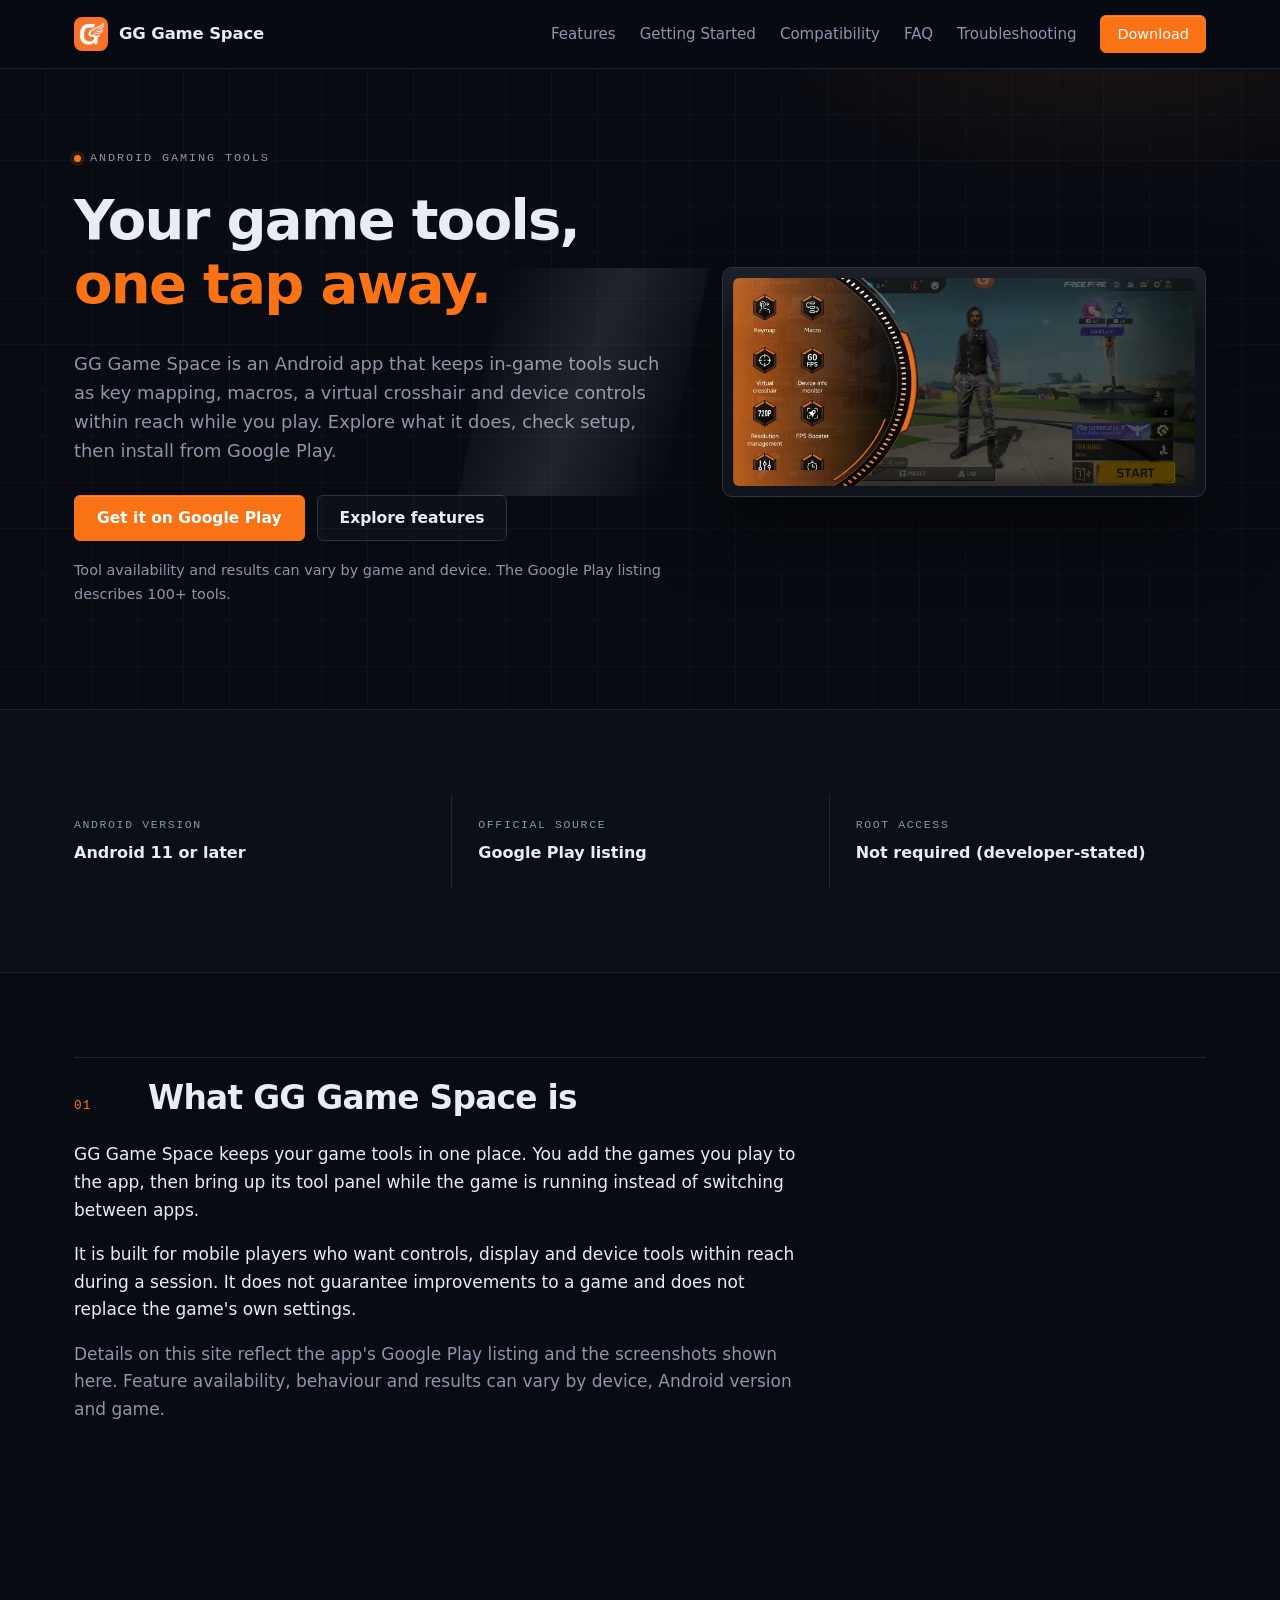
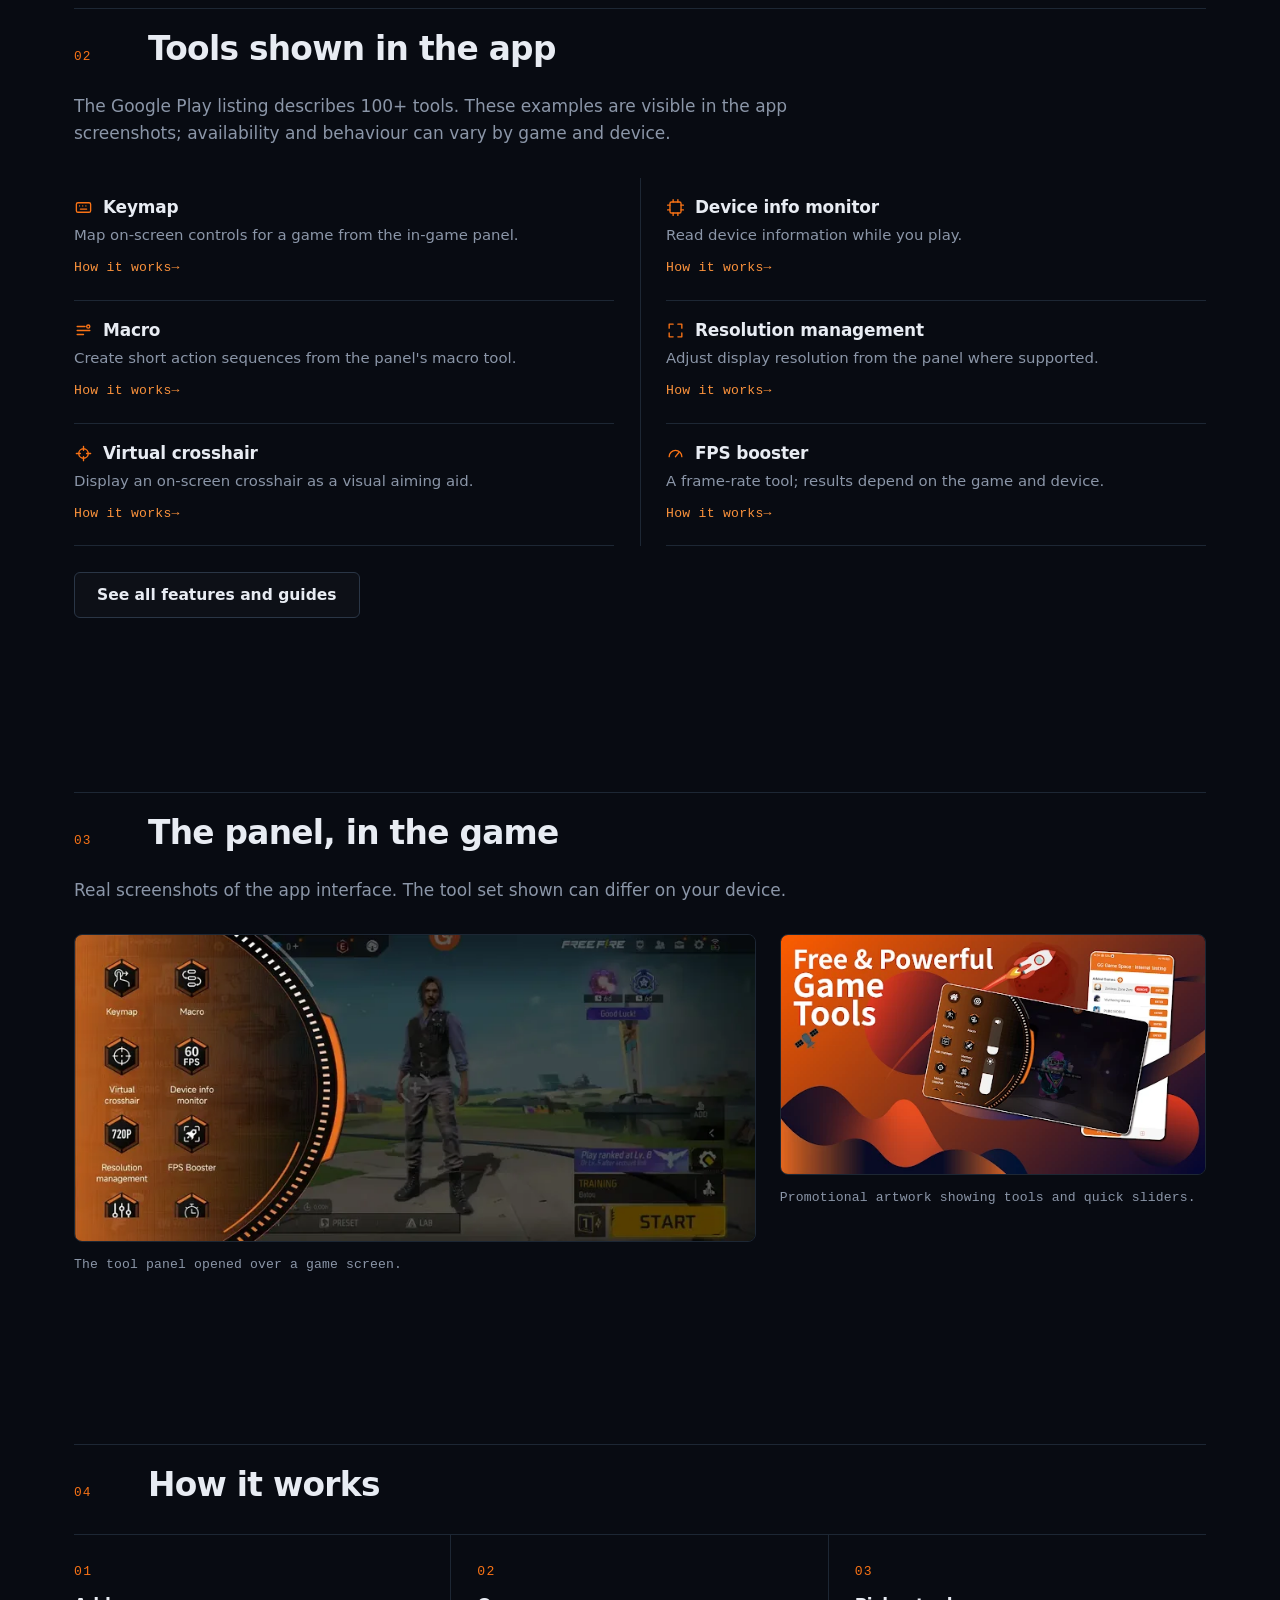
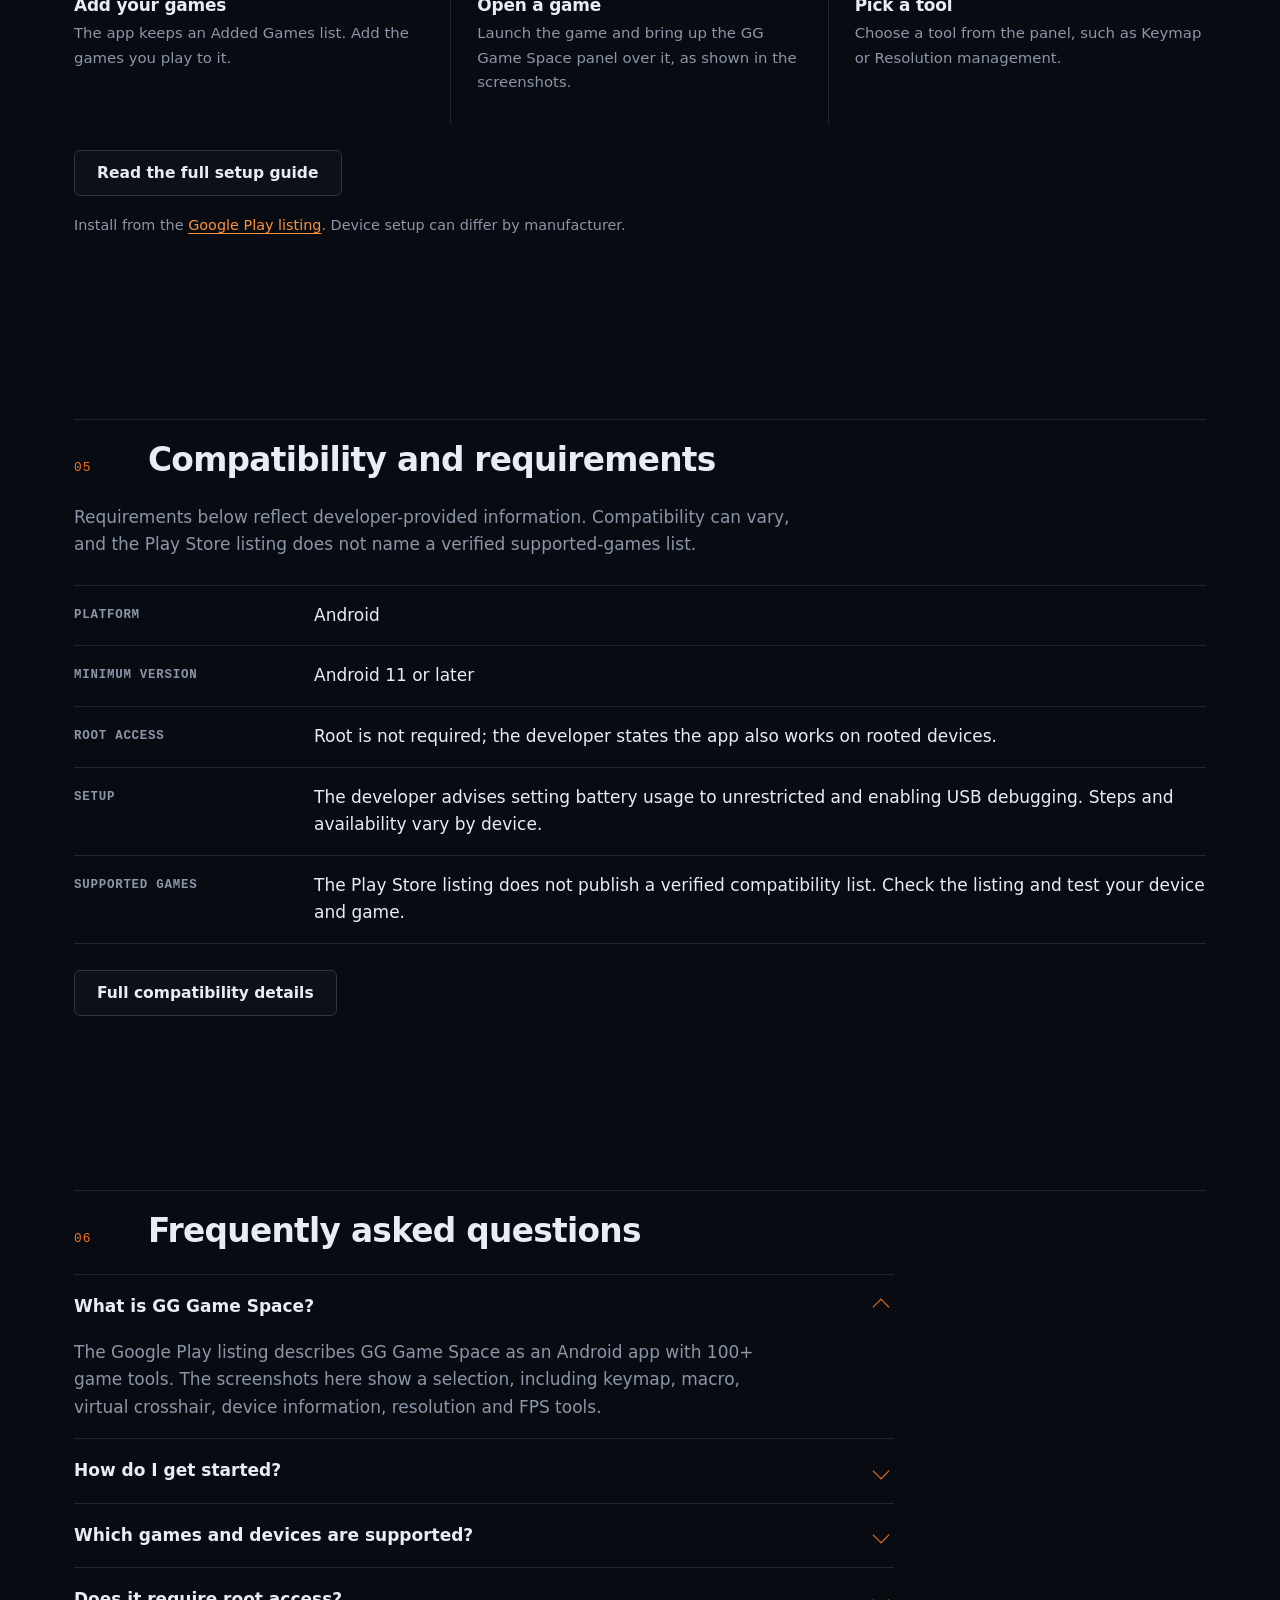
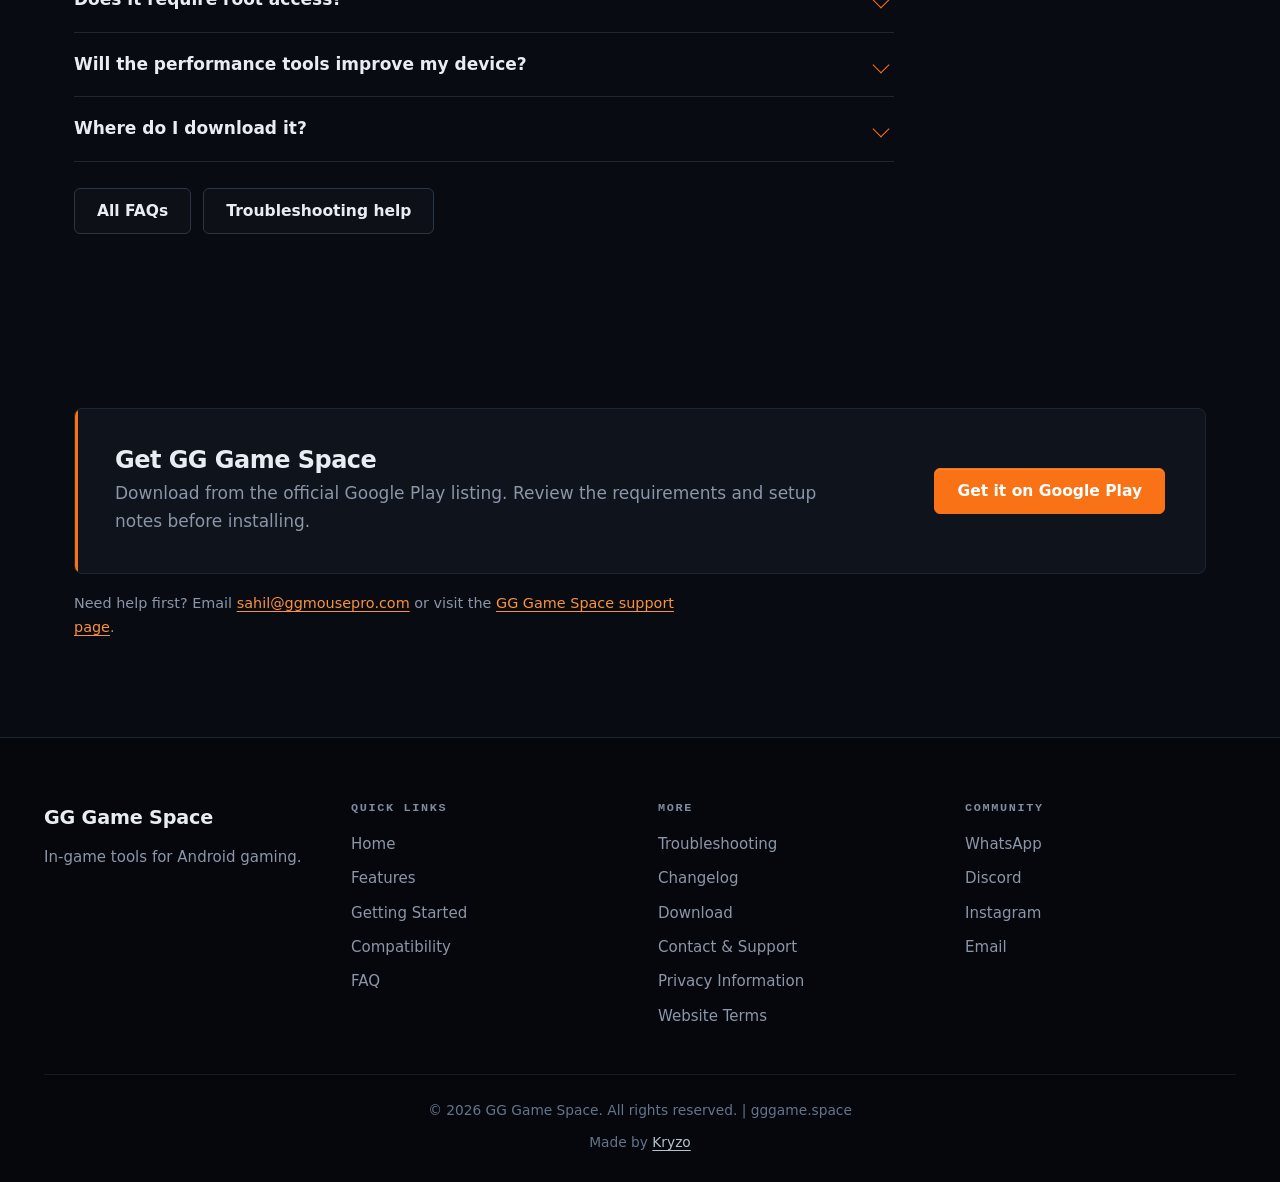
<file: index.html>
<!doctype html>
<html lang="en">
<head>
<meta charset="utf-8">
<meta name="viewport" content="width=device-width,initial-scale=1">
<title>GG Game Space – Android Gaming Tools &amp; App</title>
<meta name="description" content="Explore GG Game Space for Android gaming tools, including key mapping, macros, virtual crosshair and device controls. Check setup and compatibility, then download from Google Play.">
<meta name="keywords" content="GG Game Space, GG Game Space app, GG Game Space download, how to use GG Game Space, Android gaming tools, game tools for Android, Android game panel, in-game overlay, Android game keymapping, game macros, virtual crosshair, FPS tools, resolution control, device information monitor, Android 11 game tools">
<link rel="canonical" href="https://www.gggame.space/">
<meta name="theme-color" content="#080b12">
<link rel="icon" href="/favicon.ico" type="image/x-icon">
<link rel="icon" type="image/png" href="/assets/img/favicon-32.png" sizes="32x32">
<link rel="icon" type="image/png" href="/assets/img/logo-512.png" sizes="512x512">
<link rel="apple-touch-icon" href="/assets/img/apple-touch-icon.png">
<meta name="google-site-verification" content="CCoXSonNnvPulc0QqVPy1kR3Wsw9ihYD5tL5jIRMgy8" />
<meta property="og:type" content="website">
<meta property="og:site_name" content="GG Game Space">
<meta property="og:locale" content="en">
<meta property="og:title" content="GG Game Space – Android Gaming Tools &amp; App">
<meta property="og:description" content="Explore GG Game Space Android gaming tools, setup information, compatibility notes and the official Google Play download.">
<meta property="og:url" content="https://www.gggame.space/">
<meta property="og:image" content="https://www.gggame.space/assets/img/og-image.jpg">
<meta property="og:image:width" content="1733">
<meta property="og:image:height" content="907">
<meta property="og:image:alt" content="GG Game Space logo next to the in-game tool panel">
<meta name="twitter:card" content="summary_large_image">
<meta name="twitter:title" content="GG Game Space – Android Gaming Tools &amp; App">
<meta name="twitter:description" content="Explore GG Game Space Android gaming tools, setup information, compatibility notes and the official Google Play download.">
<meta name="twitter:image" content="https://www.gggame.space/assets/img/og-image.jpg">
<script type="application/ld+json">{"@context":"https://schema.org","@graph":[{"@type":"WebSite","@id":"https://www.gggame.space/#website","name":"GG Game Space Official Website","url":"https://www.gggame.space/","inLanguage":"en","publisher":{"@id":"https://www.gggame.space/#org"}},{"@type":"Organization","@id":"https://www.gggame.space/#org","name":"GG Game Space","url":"https://www.gggame.space/","logo":{"@type":"ImageObject","url":"https://www.gggame.space/assets/img/logo-512.png","width":512,"height":512},"sameAs":["https://play.google.com/store/apps/details?id=com.zjx.gamebox","https://www.instagram.com/gg_gaming_apps2/"]},{"@type":"SoftwareApplication","@id":"https://www.gggame.space/#app","name":"GG Game Space","url":"https://www.gggame.space/","sameAs":"https://play.google.com/store/apps/details?id=com.zjx.gamebox","applicationCategory":"GameApplication","applicationSubCategory":"UtilitiesApplication","operatingSystem":"Android 11 and later","description":"Android game-tools app whose Google Play listing describes 100+ tools, including key mapping, macros, virtual crosshair, device monitoring, resolution and FPS-related tools. Features and compatibility vary by device and game.","downloadUrl":"https://play.google.com/store/apps/details?id=com.zjx.gamebox","installUrl":"https://play.google.com/store/apps/details?id=com.zjx.gamebox","image":"https://www.gggame.space/assets/img/app-promo.webp","screenshot":"https://www.gggame.space/assets/img/app-panel.webp"}]}</script>
<link rel="stylesheet" href="/assets/css/style.css">
</head>
<body>
<a class="skip" href="#main">Skip to content</a>
<header class="nav">
  <div class="wrap">
    <a class="brand" href="/" aria-label="GG Game Space, homepage">
      <img src="/assets/img/logo-96.webp" width="34" height="34" alt="">
      <span>GG Game Space</span>
    </a>
    <button class="menu-btn" aria-label="Menu" aria-expanded="false" aria-controls="nav-links"><span></span></button>
    <ul class="links" id="nav-links">
      <li><a href="/features">Features</a></li>
      <li><a href="/getting-started">Getting Started</a></li>
      <li><a href="/compatibility">Compatibility</a></li>
      <li><a href="/faq">FAQ</a></li>
      <li><a href="/troubleshooting">Troubleshooting</a></li>
      <li><a class="btn sm" data-download href="https://play.google.com/store/apps/details?id=com.zjx.gamebox">Download</a></li>
    </ul>
  </div>
</header>

<main id="main">
<section class="hero">
  <div class="wrap">
    <div>
      <p class="eyebrow">Android gaming tools</p>
      <h1>Your game tools, <span class="hl">one tap away.</span></h1>
      <p class="lead">GG Game Space is an Android app that keeps in-game tools such as key mapping, macros, a virtual crosshair and device controls within reach while you play. Explore what it does, check setup, then install from Google Play.</p>
      <div class="cta">
        <a class="btn" data-download data-download-label href="https://play.google.com/store/apps/details?id=com.zjx.gamebox">Get it on Google Play</a>
        <a class="btn ghost" href="#features">Explore features</a>
      </div>
      <p class="note">Tool availability and results can vary by game and device. The Google Play listing describes 100+ tools.</p>
    </div>
    <figure class="device">
      <img src="/assets/img/app-panel.webp"
           srcset="/assets/img/app-panel-800.webp 800w, /assets/img/app-panel.webp 1333w"
           sizes="(max-width:900px) 92vw, 520px"
           width="1333" height="600" fetchpriority="high" decoding="async"
           alt="GG Game Space in-game tool panel shown over a mobile game, listing Keymap, Macro, Virtual crosshair, Device info monitor, Resolution management and FPS Booster">
    </figure>
  </div>
</section>

<section class="trust" aria-label="Requirements and official source">
  <div class="wrap">
    <div>
      <span class="t-label">Android version</span>
      <span class="t-value">Android 11 or later</span>
    </div>
    <div>
      <span class="t-label">Official source</span>
      <span class="t-value">Google Play listing</span>
    </div>
    <div>
      <span class="t-label">Root access</span>
      <span class="t-value">Not required (developer-stated)</span>
    </div>
  </div>
</section>

<section id="about">
  <div class="wrap">
    <div class="sec-head">
      <span class="sec-num">01</span>
      <h2>What GG Game Space is</h2>
    </div>
    <p>GG Game Space keeps your game tools in one place. You add the games you play to the app, then bring up its tool panel while the game is running instead of switching between apps.</p>
    <p>It is built for mobile players who want controls, display and device tools within reach during a session. It does not guarantee improvements to a game and does not replace the game's own settings.</p>
    <p class="muted">Details on this site reflect the app's Google Play listing and the screenshots shown here. Feature availability, behaviour and results can vary by device, Android version and game.</p>
  </div>
</section>

<section id="features">
  <div class="wrap">
    <div class="sec-head">
      <span class="sec-num">02</span>
      <h2>Tools shown in the app</h2>
    </div>
    <p class="muted">The Google Play listing describes 100+ tools. These examples are visible in the app screenshots; availability and behaviour can vary by game and device.</p>
    <ul class="tools">
      <li>
        <h3><svg viewBox="0 0 24 24" aria-hidden="true"><rect x="3" y="6" width="18" height="12" rx="2"/><path d="M7 10h.01M11 10h.01M15 10h.01M8 14h8"/></svg>Keymap</h3>
        <p>Map on-screen controls for a game from the in-game panel.</p>
        <a class="learn" href="/features#keymap">How it works</a>
      </li>
      <li>
        <h3><svg viewBox="0 0 24 24" aria-hidden="true"><path d="M4 7h10M4 12h16M4 17h8"/><circle cx="18" cy="7" r="2"/></svg>Macro</h3>
        <p>Create short action sequences from the panel's macro tool.</p>
        <a class="learn" href="/features#macro">How it works</a>
      </li>
      <li>
        <h3><svg viewBox="0 0 24 24" aria-hidden="true"><circle cx="12" cy="12" r="6"/><path d="M12 3v5M12 16v5M3 12h5M16 12h5"/></svg>Virtual crosshair</h3>
        <p>Display an on-screen crosshair as a visual aiming aid.</p>
        <a class="learn" href="/features#crosshair">How it works</a>
      </li>
      <li>
        <h3><svg viewBox="0 0 24 24" aria-hidden="true"><rect x="5" y="5" width="14" height="14" rx="2"/><path d="M9 2v3M15 2v3M9 19v3M15 19v3M2 9h3M2 15h3M19 9h3M19 15h3"/></svg>Device info monitor</h3>
        <p>Read device information while you play.</p>
        <a class="learn" href="/features#device">How it works</a>
      </li>
      <li>
        <h3><svg viewBox="0 0 24 24" aria-hidden="true"><path d="M4 9V4h5M20 9V4h-5M4 15v5h5M20 15v5h-5"/></svg>Resolution management</h3>
        <p>Adjust display resolution from the panel where supported.</p>
        <a class="learn" href="/features#resolution">How it works</a>
      </li>
      <li>
        <h3><svg viewBox="0 0 24 24" aria-hidden="true"><path d="M4 16a8 8 0 1 1 16 0"/><path d="M12 16l4-5"/></svg>FPS booster</h3>
        <p>A frame-rate tool; results depend on the game and device.</p>
        <a class="learn" href="/features#fps">How it works</a>
      </li>
    </ul>
    <p class="lead-row"><a class="btn ghost" href="/features">See all features and guides</a></p>
  </div>
</section>

<section id="showcase">
  <div class="wrap">
    <div class="sec-head">
      <span class="sec-num">03</span>
      <h2>The panel, in the game</h2>
    </div>
    <p class="muted">Real screenshots of the app interface. The tool set shown can differ on your device.</p>
    <div class="gallery">
      <figure>
        <img src="/assets/img/app-panel.webp"
             srcset="/assets/img/app-panel-800.webp 800w, /assets/img/app-panel.webp 1333w"
             sizes="(max-width:900px) 100vw, 690px"
             width="1333" height="600" loading="lazy" decoding="async"
             alt="GG Game Space tool panel opened over a game lobby">
        <figcaption>The tool panel opened over a game screen.</figcaption>
      </figure>
      <figure>
        <img src="/assets/img/app-promo.webp" width="526" height="296" loading="lazy" decoding="async"
             alt="GG Game Space promotional graphic showing the in-game tools and sliders">
        <figcaption>Promotional artwork showing tools and quick sliders.</figcaption>
      </figure>
    </div>
  </div>
</section>

<section id="how-it-works">
  <div class="wrap">
    <div class="sec-head">
      <span class="sec-num">04</span>
      <h2>How it works</h2>
    </div>
    <ol class="flow">
      <li><h3>Add your games</h3><p>The app keeps an Added Games list. Add the games you play to it.</p></li>
      <li><h3>Open a game</h3><p>Launch the game and bring up the GG Game Space panel over it, as shown in the screenshots.</p></li>
      <li><h3>Pick a tool</h3><p>Choose a tool from the panel, such as Keymap or Resolution management.</p></li>
    </ol>
    <p class="lead-row"><a class="btn ghost" href="/getting-started">Read the full setup guide</a></p>
    <p class="note">Install from the <a href="https://play.google.com/store/apps/details?id=com.zjx.gamebox" target="_blank" rel="noopener noreferrer">Google Play listing</a>. Device setup can differ by manufacturer.</p>
  </div>
</section>

<section id="compatibility">
  <div class="wrap">
    <div class="sec-head">
      <span class="sec-num">05</span>
      <h2>Compatibility and requirements</h2>
    </div>
    <p class="muted">Requirements below reflect developer-provided information. Compatibility can vary, and the Play Store listing does not name a verified supported-games list.</p>
    <dl class="spec">
      <div><dt>Platform</dt><dd data-cfg="platform">Android</dd></div>
      <div><dt>Minimum version</dt><dd data-cfg="minVersion">Android 11 or later</dd></div>
      <div><dt>Root access</dt><dd data-cfg="rootRequired">Root is not required; the developer states the app also works on rooted devices.</dd></div>
      <div><dt>Setup</dt><dd data-cfg="permissions">The developer advises setting battery usage to unrestricted and enabling USB debugging. Steps and availability vary by device.</dd></div>
      <div><dt>Supported games</dt><dd data-cfg="supportedGames">The Play Store listing does not publish a verified compatibility list. Check the listing and test your device and game.</dd></div>
    </dl>
    <p class="lead-row"><a class="btn ghost" href="/compatibility">Full compatibility details</a></p>
  </div>
</section>

<section id="faq">
  <div class="wrap">
    <div class="sec-head">
      <span class="sec-num">06</span>
      <h2>Frequently asked questions</h2>
    </div>
    <div class="faq">
      <details open><summary>What is GG Game Space?</summary><p>The Google Play listing describes GG Game Space as an Android app with 100+ game tools. The screenshots here show a selection, including keymap, macro, virtual crosshair, device information, resolution and FPS tools.</p></details>
      <details><summary>How do I get started?</summary><p>Install from <a href="https://play.google.com/store/apps/details?id=com.zjx.gamebox" target="_blank" rel="noopener noreferrer">Google Play</a>, add games in the app, then open a game to access its panel. See the <a href="/getting-started">setup guide</a> for the step-by-step flow.</p></details>
      <details><summary>Which games and devices are supported?</summary><p>The Play Store listing does not publish a verified compatibility list. The app requires Android 11 or later according to the developer; support can still vary by game and device. See <a href="/compatibility">compatibility notes</a>.</p></details>
      <details><summary>Does it require root access?</summary><p>No root access is required according to the developer. Rooted-device behaviour and individual features may still vary.</p></details>
      <details><summary>Will the performance tools improve my device?</summary><p>Results depend on the game and device. The listing does not provide performance guarantees or benchmarks.</p></details>
      <details><summary>Where do I download it?</summary><p>Use the <a href="/download">official Google Play download page</a>. Avoid third-party APK mirrors.</p></details>
    </div>
    <p class="lead-row"><a class="btn ghost" href="/faq">All FAQs</a> <a class="btn ghost" href="/troubleshooting">Troubleshooting help</a></p>
  </div>
</section>

<section id="download">
  <div class="wrap">
    <div class="band">
      <div>
        <h2>Get GG Game Space</h2>
        <p>Download from the official Google Play listing. Review the requirements and setup notes before installing.</p>
      </div>
      <a class="btn" data-download data-download-label href="https://play.google.com/store/apps/details?id=com.zjx.gamebox">Get it on Google Play</a>
    </div>
    <p class="note" id="support-contact">Need help first? Email <a href="mailto:sahil@ggmousepro.com">sahil@ggmousepro.com</a> or visit the <a href="https://www.ggmousepro.in/#support" target="_blank" rel="noopener noreferrer">GG Game Space support page</a>.</p>
  </div>
</section>
</main>

<footer>
  <div class="wrap">
    <div class="footer-grid">
      <div class="footer-col">
        <a class="brand footer-brand" href="/" aria-label="GG Game Space, homepage">GG Game Space</a>
        <p class="footer-tagline">In-game tools for Android gaming.</p>
      </div>
      <div class="footer-col">
        <h2>Quick Links</h2>
        <ul>
          <li><a href="/">Home</a></li>
          <li><a href="/features">Features</a></li>
          <li><a href="/getting-started">Getting Started</a></li>
          <li><a href="/compatibility">Compatibility</a></li>
          <li><a href="/faq">FAQ</a></li>
        </ul>
      </div>
      <div class="footer-col">
        <h2>More</h2>
        <ul>
          <li><a href="/troubleshooting">Troubleshooting</a></li>
          <li><a href="/changelog">Changelog</a></li>
          <li><a href="/download">Download</a></li>
          <li><a href="/contact">Contact &amp; Support</a></li>
          <li><a href="/privacy">Privacy Information</a></li>
          <li><a href="/terms">Website Terms</a></li>
        </ul>
      </div>
      <div class="footer-col">
        <h2>Community</h2>
        <ul>
          <li><a href="https://chat.whatsapp.com/F58Pa9J7zvk4swQgJOlMnC" target="_blank" rel="noopener noreferrer">WhatsApp</a></li>
          <li><a href="https://discord.gg/nmSEC42psM" target="_blank" rel="noopener noreferrer">Discord</a></li>
          <li><a href="https://www.instagram.com/gg_gaming_apps2/" target="_blank" rel="noopener noreferrer">Instagram</a></li>
          <li><a href="mailto:sahil@ggmousepro.com">Email</a></li>
        </ul>
      </div>
    </div>
    <div class="footer-bottom">
      <p>&copy; 2026 GG Game Space. All rights reserved. | gggame.space</p>
      <p class="made-by">Made by <a href="https://www.kryzo.space/" target="_blank" rel="noopener noreferrer">Kryzo</a></p>
    </div>
  </div>
</footer>

<div class="sticky-cta">
  <a class="btn" data-download data-download-label href="https://play.google.com/store/apps/details?id=com.zjx.gamebox">Get it on Google Play</a>
</div>

<script src="/assets/js/config.js"></script>
<script src="/assets/js/main.js"></script>
</body>
</html>
</file>
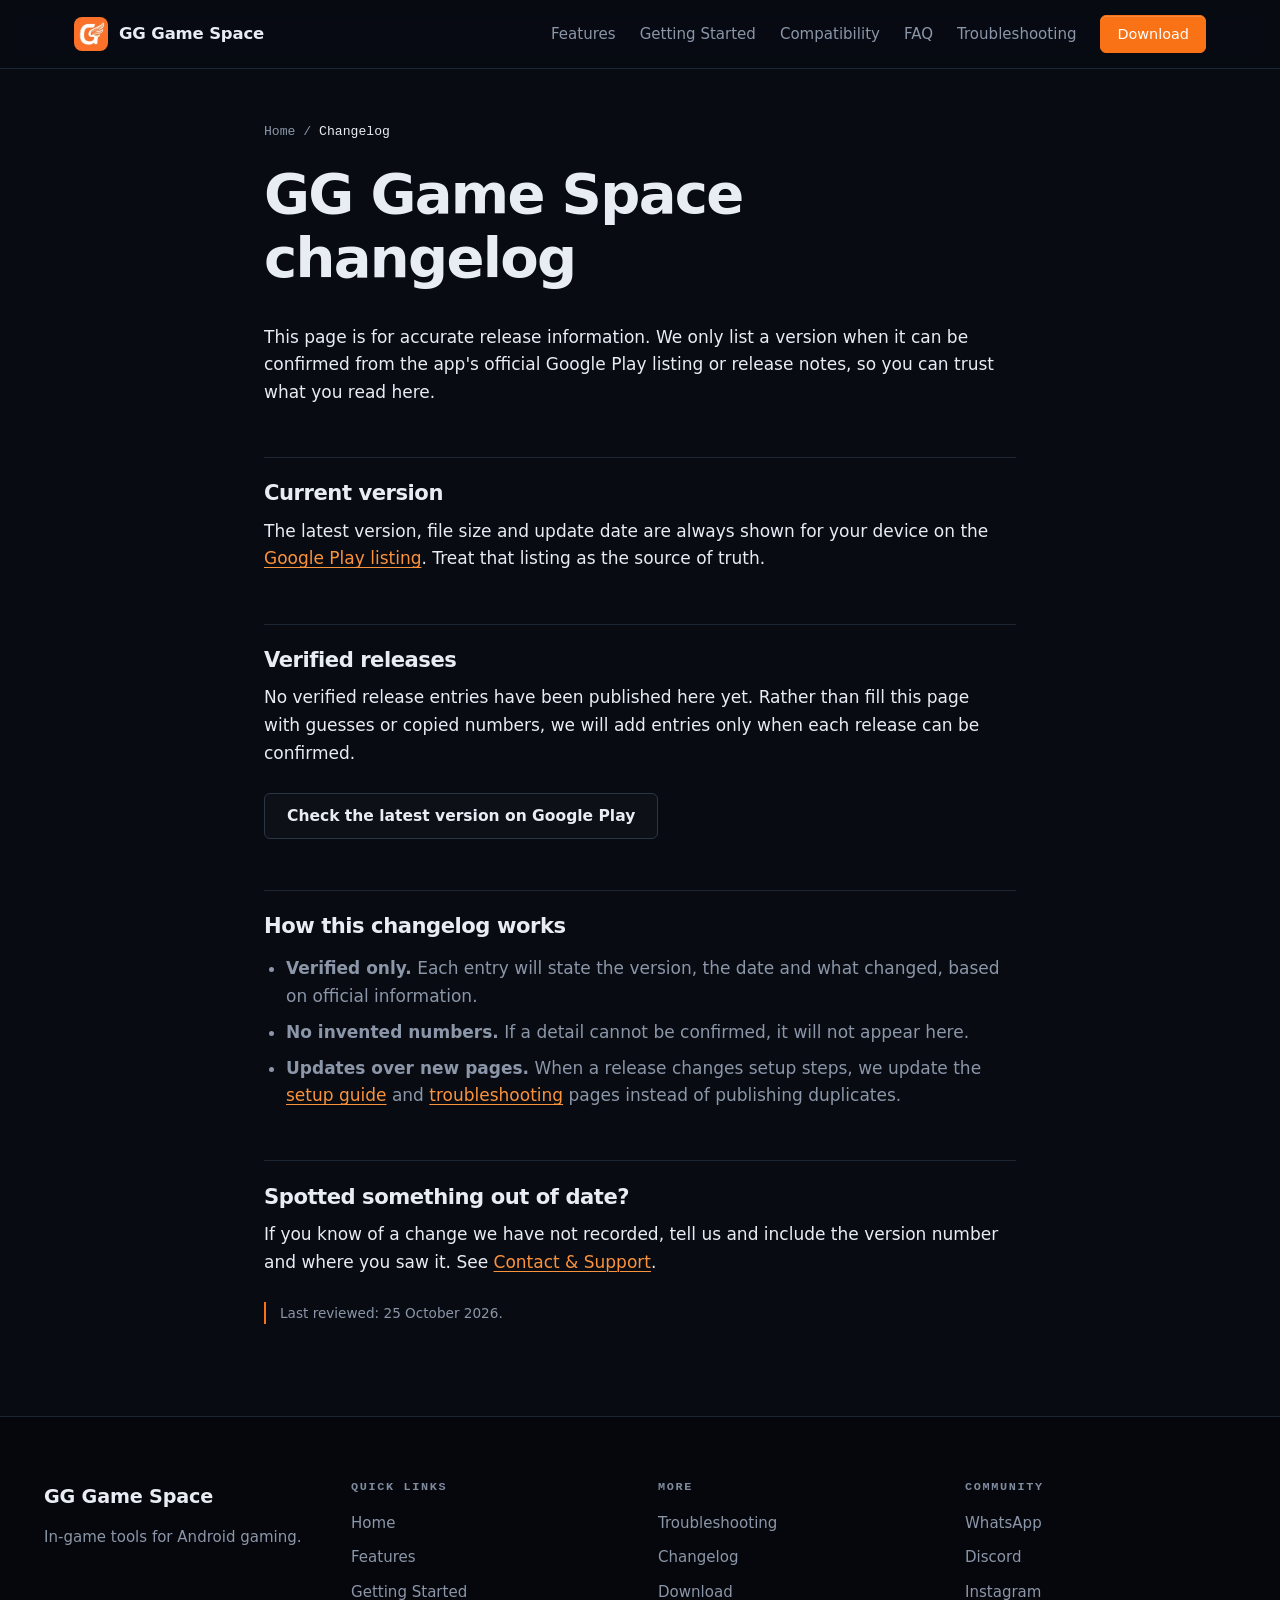
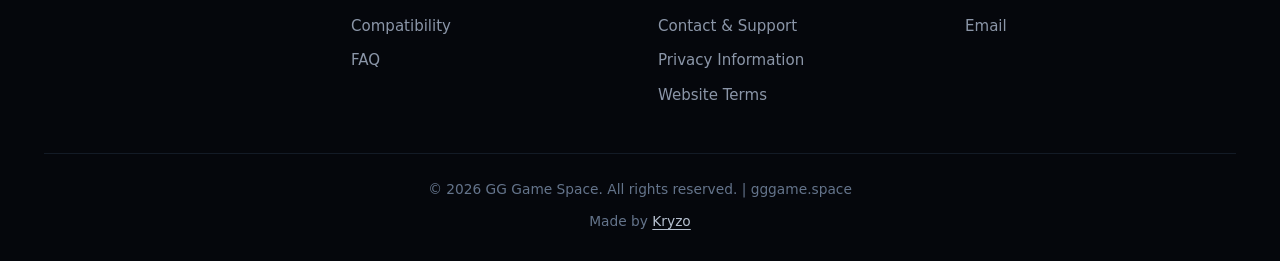
<file: changelog.html>
<!doctype html>
<html lang="en">
<head>
<meta charset="utf-8">
<meta name="viewport" content="width=device-width,initial-scale=1">
<title>GG Game Space Changelog – Versions &amp; Updates</title>
<meta name="description" content="How the GG Game Space changelog works: where to check the current version on Google Play, and how verified release notes are added here over time.">
<meta name="keywords" content="GG Game Space, GG Game Space changelog, GG Game Space update, GG Game Space version, GG Game Space release notes, Android gaming tools updates">
<link rel="canonical" href="https://www.gggame.space/changelog">
<meta name="theme-color" content="#080b12">
<link rel="icon" href="/favicon.ico" type="image/x-icon">
<link rel="icon" type="image/png" href="/assets/img/favicon-32.png" sizes="32x32">
<link rel="icon" type="image/png" href="/assets/img/logo-512.png" sizes="512x512">
<link rel="apple-touch-icon" href="/assets/img/apple-touch-icon.png">
<meta property="og:type" content="website">
<meta property="og:site_name" content="GG Game Space">
<meta property="og:title" content="GG Game Space Changelog – Versions &amp; Updates">
<meta property="og:description" content="Where to check the current GG Game Space version, and how verified release notes are added to this changelog.">
<meta property="og:url" content="https://www.gggame.space/changelog">
<meta property="og:image" content="https://www.gggame.space/assets/img/og-image.jpg">
<meta property="og:image:width" content="1733">
<meta property="og:image:height" content="907">
<meta name="twitter:card" content="summary_large_image">
<meta name="twitter:title" content="GG Game Space Changelog – Versions &amp; Updates">
<meta name="twitter:description" content="Where to check the current GG Game Space version, and how verified release notes are added to this changelog.">
<meta name="twitter:image" content="https://www.gggame.space/assets/img/og-image.jpg">
<script type="application/ld+json">{"@context":"https://schema.org","@type":"BreadcrumbList","itemListElement":[{"@type":"ListItem","position":1,"name":"Home","item":"https://www.gggame.space/"},{"@type":"ListItem","position":2,"name":"Changelog","item":"https://www.gggame.space/changelog"}]}</script>
<link rel="stylesheet" href="/assets/css/style.css">
</head>
<body>
<a class="skip" href="#main">Skip to content</a>
<header class="nav"><div class="wrap">
<a class="brand" href="/" aria-label="GG Game Space, homepage"><img src="/assets/img/logo-96.webp" width="38" height="38" alt=""><span>GG Game Space</span></a>
<button class="menu-btn" aria-label="Menu" aria-expanded="false" aria-controls="nav-links"><span></span></button>
<ul class="links" id="nav-links">
<li><a href="/features">Features</a></li>
<li><a href="/getting-started">Getting Started</a></li>
<li><a href="/compatibility">Compatibility</a></li>
<li><a href="/faq">FAQ</a></li>
<li><a href="/troubleshooting">Troubleshooting</a></li>
<li><a class="btn sm" data-download href="https://play.google.com/store/apps/details?id=com.zjx.gamebox">Download</a></li>
</ul></div></header>

<main id="main" class="legal"><div class="wrap">
<nav class="bcrumb" aria-label="Breadcrumb"><a href="/">Home</a> <span aria-hidden="true">/</span> <span aria-current="page">Changelog</span></nav>
<h1>GG Game Space changelog</h1>
<p>This page is for accurate release information. We only list a version when it can be confirmed from the app's official Google Play listing or release notes, so you can trust what you read here.</p>

<h2>Current version</h2>
<p>The latest version, file size and update date are always shown for your device on the <a href="https://play.google.com/store/apps/details?id=com.zjx.gamebox" target="_blank" rel="noopener noreferrer">Google Play listing</a>. Treat that listing as the source of truth.</p>

<h2>Verified releases</h2>
<p>No verified release entries have been published here yet. Rather than fill this page with guesses or copied numbers, we will add entries only when each release can be confirmed.</p>
<p class="lead-row"><a class="btn ghost" href="https://play.google.com/store/apps/details?id=com.zjx.gamebox" target="_blank" rel="noopener noreferrer">Check the latest version on Google Play</a></p>

<h2>How this changelog works</h2>
<ul>
<li><strong>Verified only.</strong> Each entry will state the version, the date and what changed, based on official information.</li>
<li><strong>No invented numbers.</strong> If a detail cannot be confirmed, it will not appear here.</li>
<li><strong>Updates over new pages.</strong> When a release changes setup steps, we update the <a href="/getting-started">setup guide</a> and <a href="/troubleshooting">troubleshooting</a> pages instead of publishing duplicates.</li>
</ul>

<h2>Spotted something out of date?</h2>
<p>If you know of a change we have not recorded, tell us and include the version number and where you saw it. See <a href="/contact">Contact &amp; Support</a>.</p>

<p class="updated">Last reviewed: 25 October 2026.</p>
</div></main>

<footer><div class="wrap"><div class="footer-grid">
<div class="footer-col"><a class="brand footer-brand" href="/" aria-label="GG Game Space, homepage">GG Game Space</a><p class="footer-tagline">In-game tools for Android gaming.</p></div>
<div class="footer-col"><h2>Quick Links</h2><ul><li><a href="/">Home</a></li><li><a href="/features">Features</a></li><li><a href="/getting-started">Getting Started</a></li><li><a href="/compatibility">Compatibility</a></li><li><a href="/faq">FAQ</a></li></ul></div>
<div class="footer-col"><h2>More</h2><ul><li><a href="/troubleshooting">Troubleshooting</a></li><li><a href="/changelog">Changelog</a></li><li><a href="/download">Download</a></li><li><a href="/contact">Contact &amp; Support</a></li><li><a href="/privacy">Privacy Information</a></li><li><a href="/terms">Website Terms</a></li></ul></div>
<div class="footer-col"><h2>Community</h2><ul><li><a href="https://chat.whatsapp.com/F58Pa9J7zvk4swQgJOlMnC" target="_blank" rel="noopener noreferrer">WhatsApp</a></li><li><a href="https://discord.gg/nmSEC42psM" target="_blank" rel="noopener noreferrer">Discord</a></li><li><a href="https://www.instagram.com/gg_gaming_apps2/" target="_blank" rel="noopener noreferrer">Instagram</a></li><li><a href="mailto:sahil@ggmousepro.com">Email</a></li></ul></div>
</div><div class="footer-bottom"><p>&copy; 2026 GG Game Space. All rights reserved. | gggame.space</p><p class="made-by">Made by <a href="https://www.kryzo.space/" target="_blank" rel="noopener noreferrer">Kryzo</a></p></div></div></footer>

<div class="sticky-cta"><a class="btn" data-download data-download-label href="https://play.google.com/store/apps/details?id=com.zjx.gamebox">Get it on Google Play</a></div>

<script src="/assets/js/config.js"></script><script src="/assets/js/main.js"></script>
</body>
</html>
</file>
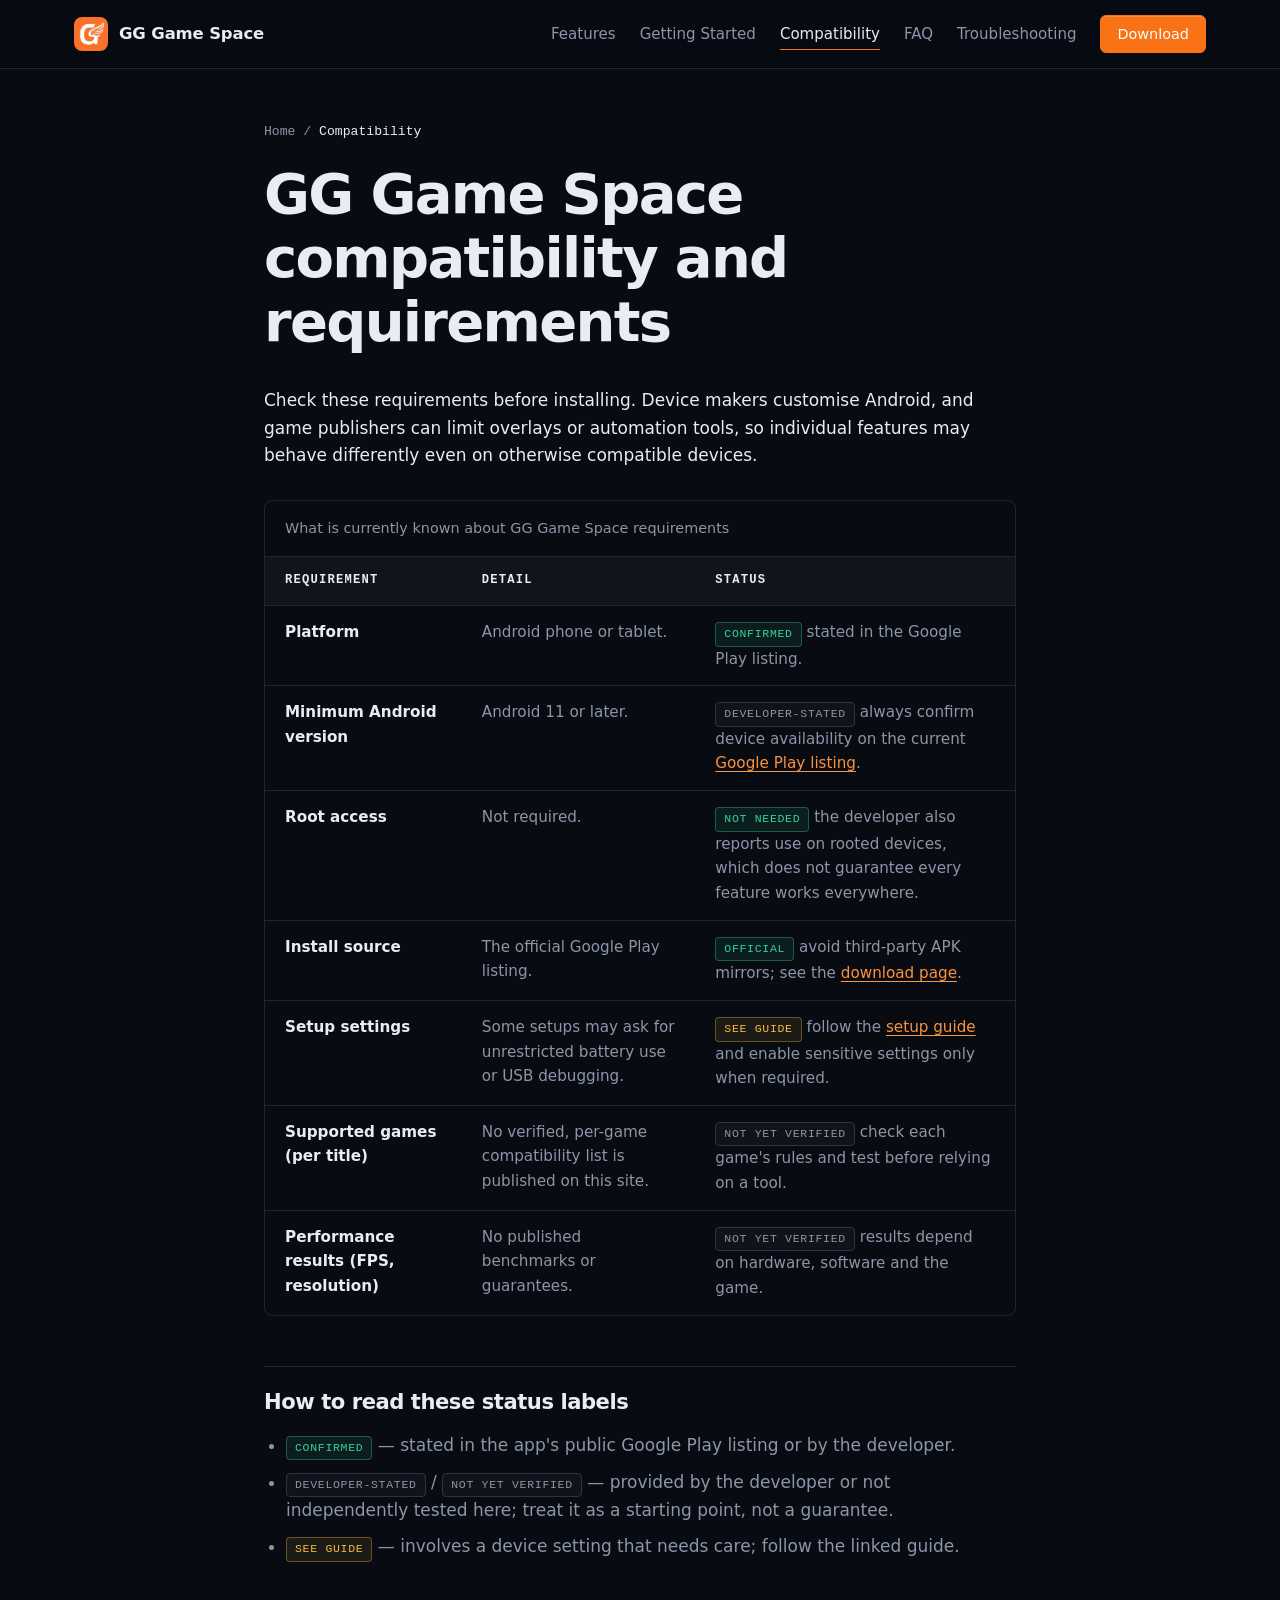
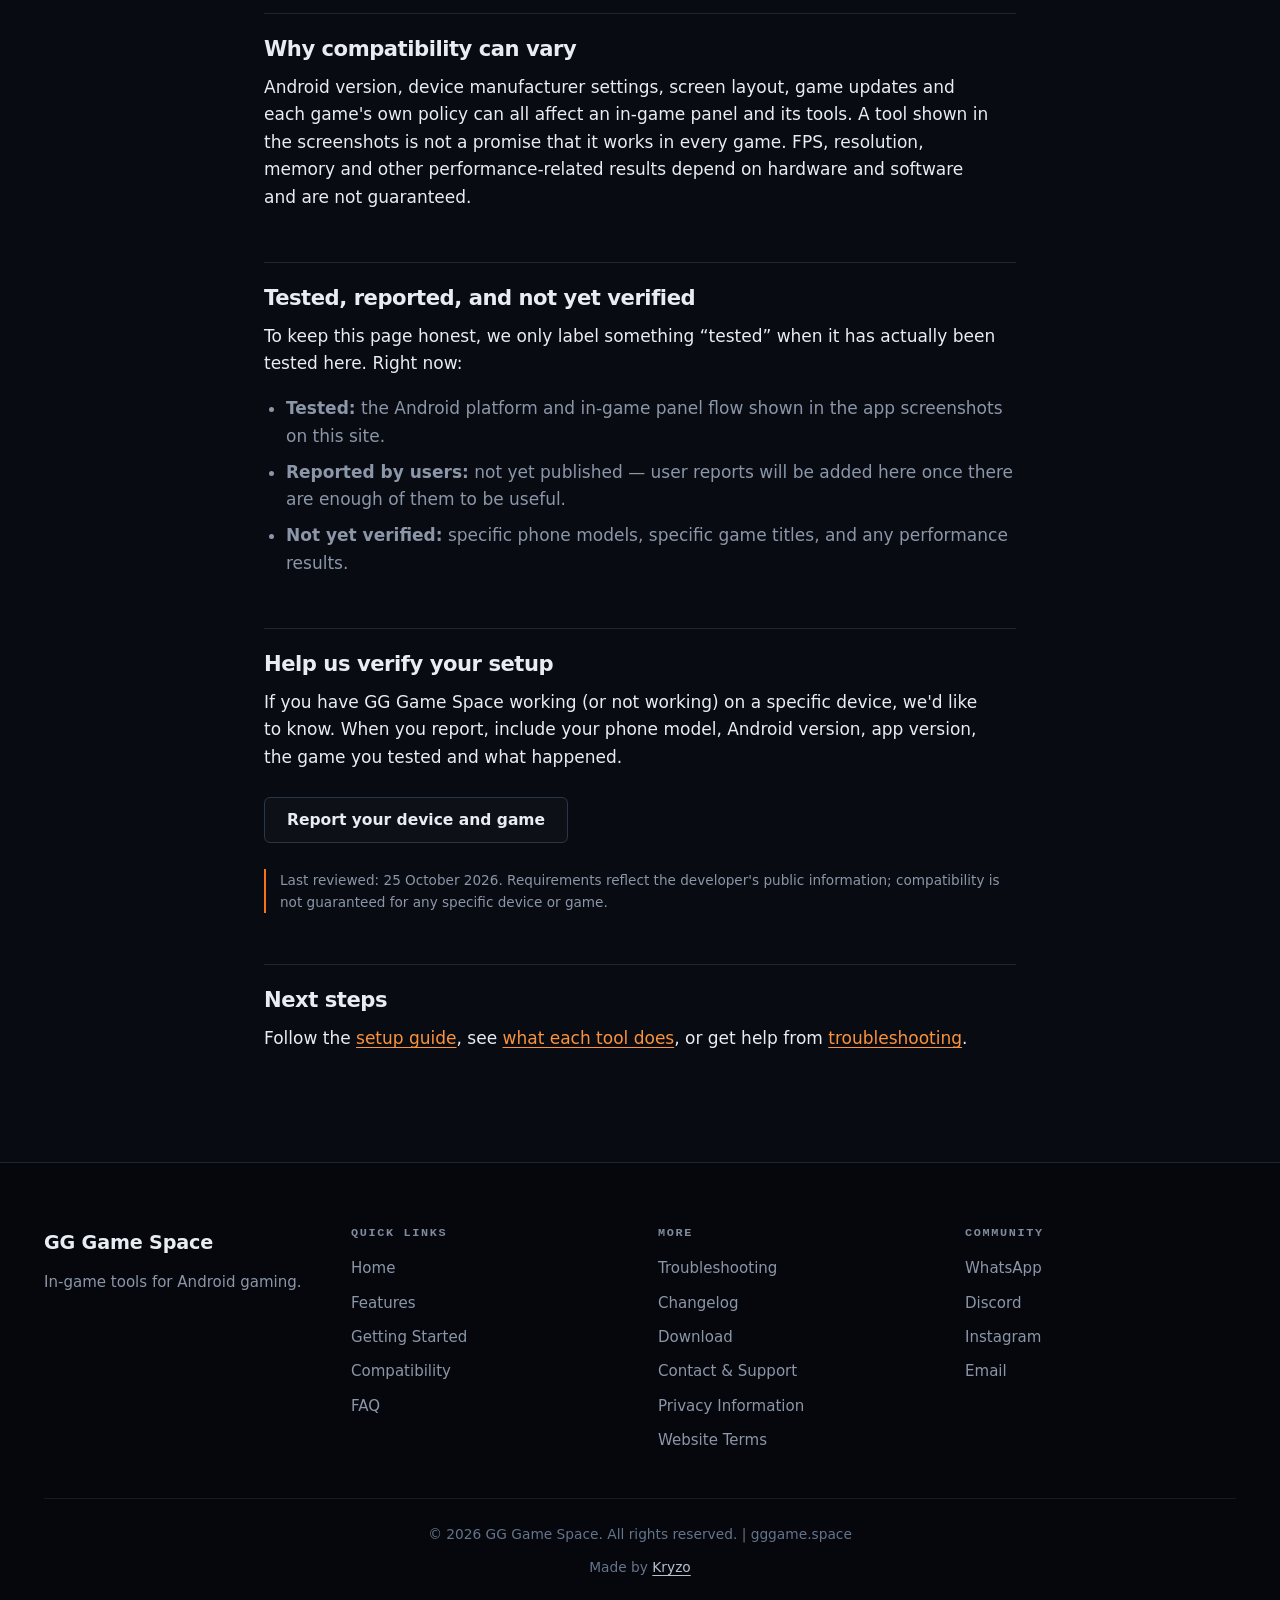
<file: compatibility.html>
<!doctype html>
<html lang="en">
<head>
<meta charset="utf-8">
<meta name="viewport" content="width=device-width,initial-scale=1">
<title>GG Game Space Compatibility – Android Requirements</title>
<meta name="description" content="GG Game Space Android requirements and compatibility guidance: minimum Android version, root, install source, and what is verified versus not yet tested.">
<meta name="keywords" content="GG Game Space, GG Game Space compatibility, GG Game Space Android requirements, Android 11 gaming tools, supported Android devices, supported games, game tool compatibility, no root, rooted Android device support, device and game requirements">
<link rel="canonical" href="https://www.gggame.space/compatibility">
<meta name="theme-color" content="#080b12">
<link rel="icon" href="/favicon.ico" type="image/x-icon">
<link rel="icon" type="image/png" href="/assets/img/favicon-32.png" sizes="32x32">
<link rel="icon" type="image/png" href="/assets/img/logo-512.png" sizes="512x512">
<link rel="apple-touch-icon" href="/assets/img/apple-touch-icon.png">
<meta property="og:type" content="article">
<meta property="og:site_name" content="GG Game Space">
<meta property="og:title" content="GG Game Space Compatibility – Android Requirements">
<meta property="og:description" content="Minimum Android version, root information, install source and what is verified versus not yet tested for GG Game Space.">
<meta property="og:url" content="https://www.gggame.space/compatibility">
<meta property="og:image" content="https://www.gggame.space/assets/img/og-image.jpg">
<meta property="og:image:width" content="1733">
<meta property="og:image:height" content="907">
<meta name="twitter:card" content="summary_large_image">
<meta name="twitter:title" content="GG Game Space Compatibility – Android Requirements">
<meta name="twitter:description" content="Minimum Android version, root information, install source and what is verified versus not yet tested for GG Game Space.">
<meta name="twitter:image" content="https://www.gggame.space/assets/img/og-image.jpg">
<script type="application/ld+json">{"@context":"https://schema.org","@type":"BreadcrumbList","itemListElement":[{"@type":"ListItem","position":1,"name":"Home","item":"https://www.gggame.space/"},{"@type":"ListItem","position":2,"name":"Compatibility","item":"https://www.gggame.space/compatibility"}]}</script>
<link rel="stylesheet" href="/assets/css/style.css">
</head>
<body>
<a class="skip" href="#main">Skip to content</a>
<header class="nav"><div class="wrap">
<a class="brand" href="/" aria-label="GG Game Space, homepage"><img src="/assets/img/logo-96.webp" width="38" height="38" alt=""><span>GG Game Space</span></a>
<button class="menu-btn" aria-label="Menu" aria-expanded="false" aria-controls="nav-links"><span></span></button>
<ul class="links" id="nav-links">
<li><a href="/features">Features</a></li>
<li><a href="/getting-started">Getting Started</a></li>
<li><a href="/compatibility" aria-current="page">Compatibility</a></li>
<li><a href="/faq">FAQ</a></li>
<li><a href="/troubleshooting">Troubleshooting</a></li>
<li><a class="btn sm" data-download href="https://play.google.com/store/apps/details?id=com.zjx.gamebox">Download</a></li>
</ul></div></header>

<main id="main" class="legal"><div class="wrap">
<nav class="bcrumb" aria-label="Breadcrumb"><a href="/">Home</a> <span aria-hidden="true">/</span> <span aria-current="page">Compatibility</span></nav>
<h1>GG Game Space compatibility and requirements</h1>
<p>Check these requirements before installing. Device makers customise Android, and game publishers can limit overlays or automation tools, so individual features may behave differently even on otherwise compatible devices.</p>

<div class="table-wrap">
<table class="data">
<caption>What is currently known about GG Game Space requirements</caption>
<thead>
<tr><th scope="col">Requirement</th><th scope="col">Detail</th><th scope="col">Status</th></tr>
</thead>
<tbody>
<tr>
<th scope="row">Platform</th>
<td>Android phone or tablet.</td>
<td><span class="badge ok">Confirmed</span> stated in the Google Play listing.</td>
</tr>
<tr>
<th scope="row">Minimum Android version</th>
<td>Android 11 or later.</td>
<td><span class="badge unk">Developer-stated</span> always confirm device availability on the current <a href="https://play.google.com/store/apps/details?id=com.zjx.gamebox" target="_blank" rel="noopener noreferrer">Google Play listing</a>.</td>
</tr>
<tr>
<th scope="row">Root access</th>
<td>Not required.</td>
<td><span class="badge ok">Not needed</span> the developer also reports use on rooted devices, which does not guarantee every feature works everywhere.</td>
</tr>
<tr>
<th scope="row">Install source</th>
<td>The official Google Play listing.</td>
<td><span class="badge ok">Official</span> avoid third-party APK mirrors; see the <a href="/download">download page</a>.</td>
</tr>
<tr>
<th scope="row">Setup settings</th>
<td>Some setups may ask for unrestricted battery use or USB debugging.</td>
<td><span class="badge warn">See guide</span> follow the <a href="/getting-started">setup guide</a> and enable sensitive settings only when required.</td>
</tr>
<tr>
<th scope="row">Supported games (per title)</th>
<td>No verified, per-game compatibility list is published on this site.</td>
<td><span class="badge unk">Not yet verified</span> check each game's rules and test before relying on a tool.</td>
</tr>
<tr>
<th scope="row">Performance results (FPS, resolution)</th>
<td>No published benchmarks or guarantees.</td>
<td><span class="badge unk">Not yet verified</span> results depend on hardware, software and the game.</td>
</tr>
</tbody>
</table>
</div>

<h2>How to read these status labels</h2>
<ul>
<li><span class="badge ok">Confirmed</span> — stated in the app's public Google Play listing or by the developer.</li>
<li><span class="badge unk">Developer-stated</span> / <span class="badge unk">Not yet verified</span> — provided by the developer or not independently tested here; treat it as a starting point, not a guarantee.</li>
<li><span class="badge warn">See guide</span> — involves a device setting that needs care; follow the linked guide.</li>
</ul>

<h2>Why compatibility can vary</h2>
<p>Android version, device manufacturer settings, screen layout, game updates and each game's own policy can all affect an in-game panel and its tools. A tool shown in the screenshots is not a promise that it works in every game. FPS, resolution, memory and other performance-related results depend on hardware and software and are not guaranteed.</p>

<h2>Tested, reported, and not yet verified</h2>
<p>To keep this page honest, we only label something “tested” when it has actually been tested here. Right now:</p>
<ul>
<li><strong>Tested:</strong> the Android platform and in-game panel flow shown in the app screenshots on this site.</li>
<li><strong>Reported by users:</strong> not yet published — user reports will be added here once there are enough of them to be useful.</li>
<li><strong>Not yet verified:</strong> specific phone models, specific game titles, and any performance results.</li>
</ul>

<h2>Help us verify your setup</h2>
<p>If you have GG Game Space working (or not working) on a specific device, we'd like to know. When you report, include your phone model, Android version, app version, the game you tested and what happened.</p>
<p class="lead-row"><a class="btn ghost" href="/contact">Report your device and game</a></p>

<p class="updated">Last reviewed: 25 October 2026. Requirements reflect the developer's public information; compatibility is not guaranteed for any specific device or game.</p>

<h2>Next steps</h2>
<p>Follow the <a href="/getting-started">setup guide</a>, see <a href="/features">what each tool does</a>, or get help from <a href="/troubleshooting">troubleshooting</a>.</p>
</div></main>

<footer><div class="wrap"><div class="footer-grid">
<div class="footer-col"><a class="brand footer-brand" href="/" aria-label="GG Game Space, homepage">GG Game Space</a><p class="footer-tagline">In-game tools for Android gaming.</p></div>
<div class="footer-col"><h2>Quick Links</h2><ul><li><a href="/">Home</a></li><li><a href="/features">Features</a></li><li><a href="/getting-started">Getting Started</a></li><li><a href="/compatibility">Compatibility</a></li><li><a href="/faq">FAQ</a></li></ul></div>
<div class="footer-col"><h2>More</h2><ul><li><a href="/troubleshooting">Troubleshooting</a></li><li><a href="/changelog">Changelog</a></li><li><a href="/download">Download</a></li><li><a href="/contact">Contact &amp; Support</a></li><li><a href="/privacy">Privacy Information</a></li><li><a href="/terms">Website Terms</a></li></ul></div>
<div class="footer-col"><h2>Community</h2><ul><li><a href="https://chat.whatsapp.com/F58Pa9J7zvk4swQgJOlMnC" target="_blank" rel="noopener noreferrer">WhatsApp</a></li><li><a href="https://discord.gg/nmSEC42psM" target="_blank" rel="noopener noreferrer">Discord</a></li><li><a href="https://www.instagram.com/gg_gaming_apps2/" target="_blank" rel="noopener noreferrer">Instagram</a></li><li><a href="mailto:sahil@ggmousepro.com">Email</a></li></ul></div>
</div><div class="footer-bottom"><p>&copy; 2026 GG Game Space. All rights reserved. | gggame.space</p><p class="made-by">Made by <a href="https://www.kryzo.space/" target="_blank" rel="noopener noreferrer">Kryzo</a></p></div></div></footer>

<div class="sticky-cta"><a class="btn" data-download data-download-label href="https://play.google.com/store/apps/details?id=com.zjx.gamebox">Get it on Google Play</a></div>

<script src="/assets/js/config.js"></script><script src="/assets/js/main.js"></script>
</body>
</html>
</file>
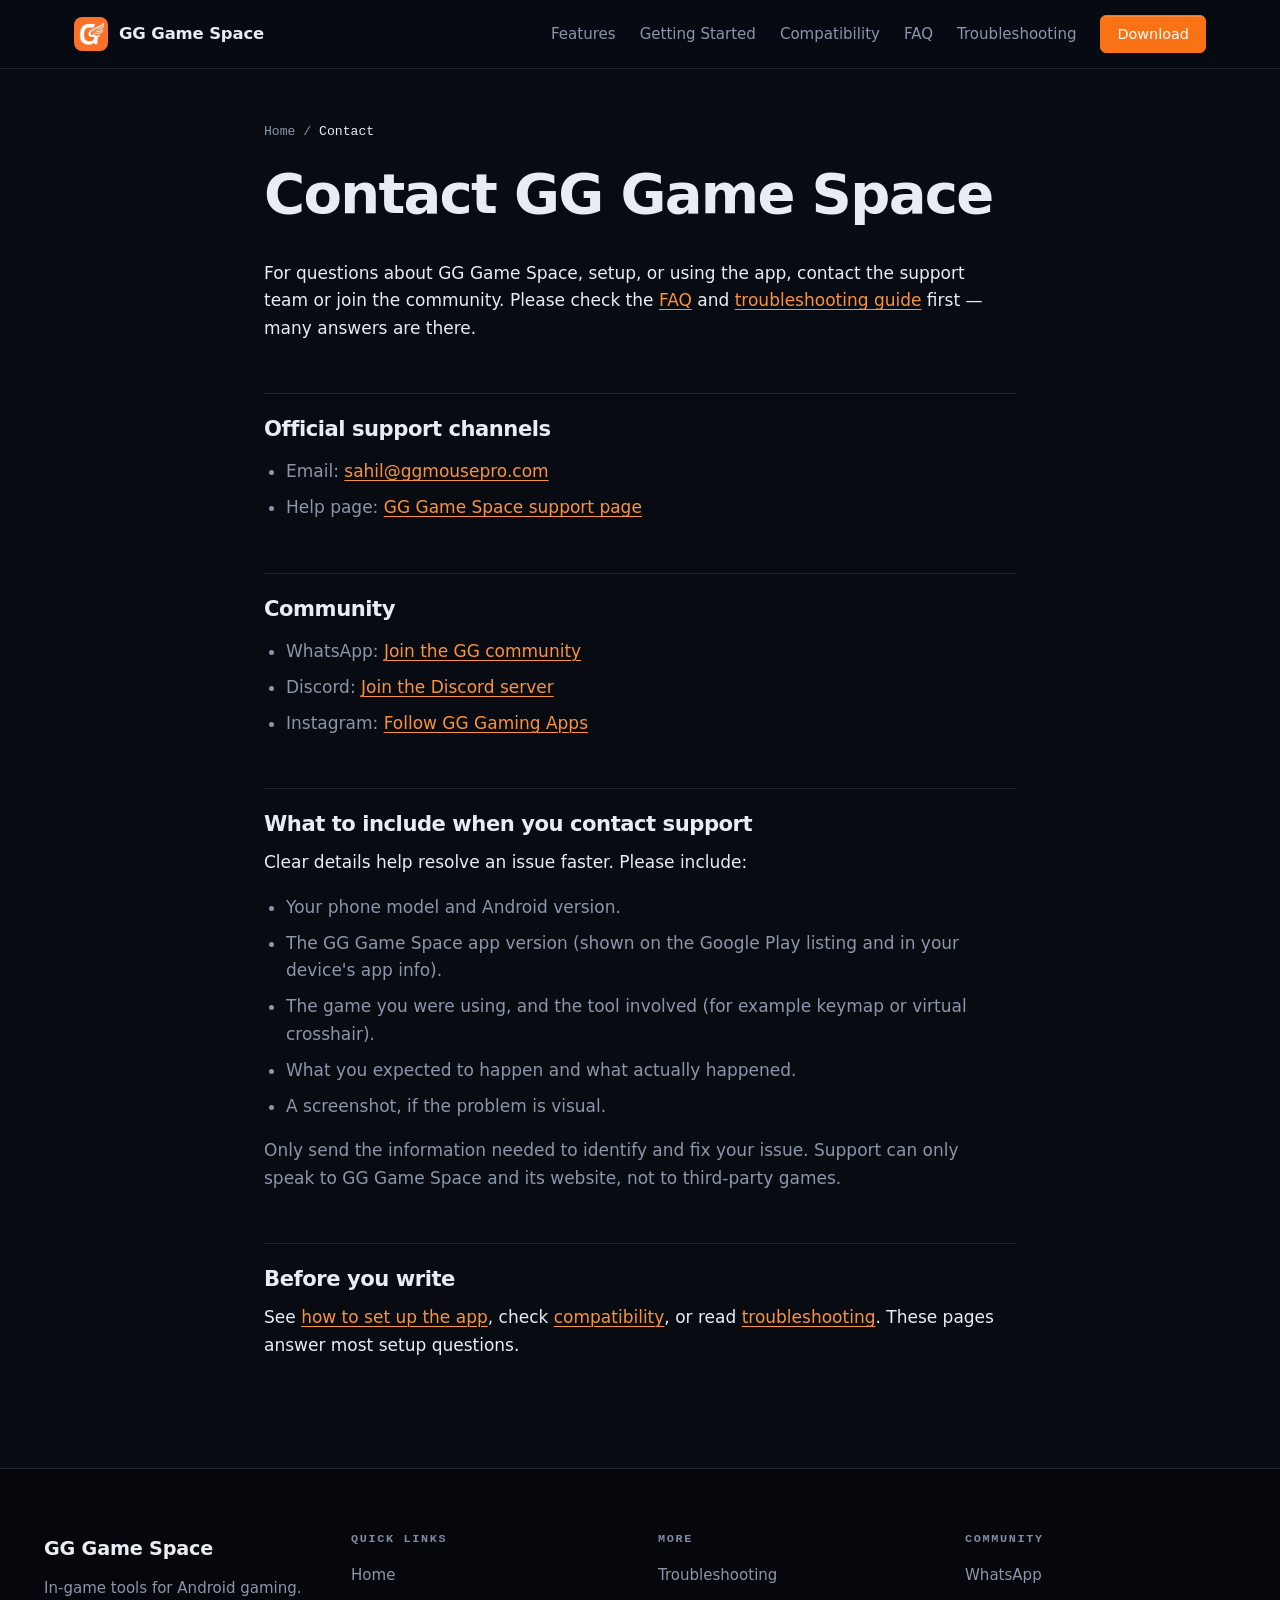
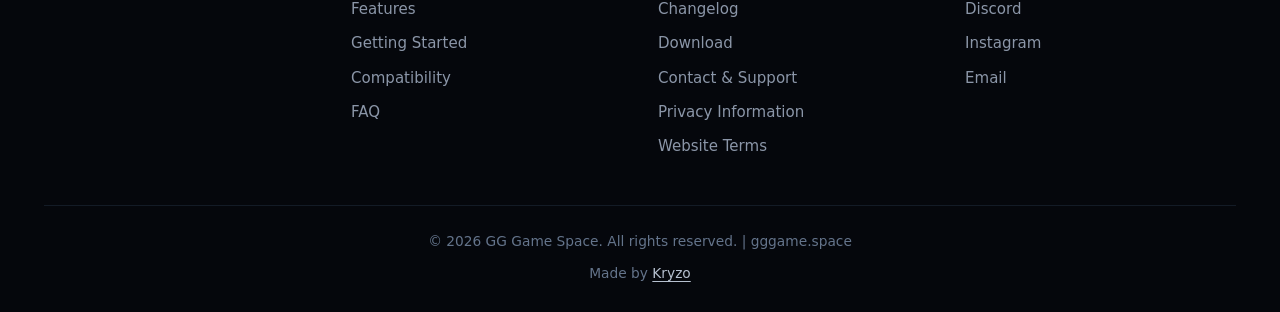
<file: contact.html>
<!doctype html>
<html lang="en">
<head>
<meta charset="utf-8">
<meta name="viewport" content="width=device-width,initial-scale=1">
<title>GG Game Space Support – Contact &amp; Community</title>
<meta name="description" content="Contact GG Game Space support by email, or join the community on WhatsApp, Discord and Instagram. Learn what information to include so we can help faster.">
<meta name="keywords" content="GG Game Space, GG Game Space support, GG Game Space contact, GG Game Space community, GG Game Space help, GG Game Space support email, GG Game Space WhatsApp, GG Game Space Discord, GG Game Space Instagram, Android gaming app support">
<link rel="canonical" href="https://www.gggame.space/contact">
<meta name="theme-color" content="#080b12">
<link rel="icon" href="/favicon.ico" type="image/x-icon">
<link rel="icon" type="image/png" href="/assets/img/favicon-32.png" sizes="32x32">
<link rel="icon" type="image/png" href="/assets/img/logo-512.png" sizes="512x512">
<link rel="apple-touch-icon" href="/assets/img/apple-touch-icon.png">
<meta property="og:type" content="website">
<meta property="og:site_name" content="GG Game Space">
<meta property="og:title" content="GG Game Space Support – Contact &amp; Community">
<meta property="og:description" content="Email GG Game Space support or join the community on WhatsApp, Discord and Instagram.">
<meta property="og:url" content="https://www.gggame.space/contact">
<meta property="og:image" content="https://www.gggame.space/assets/img/og-image.jpg">
<meta property="og:image:width" content="1733">
<meta property="og:image:height" content="907">
<meta name="twitter:card" content="summary_large_image">
<meta name="twitter:title" content="GG Game Space Support – Contact &amp; Community">
<meta name="twitter:description" content="Email GG Game Space support or join the community on WhatsApp, Discord and Instagram.">
<meta name="twitter:image" content="https://www.gggame.space/assets/img/og-image.jpg">
<script type="application/ld+json">{"@context":"https://schema.org","@type":"BreadcrumbList","itemListElement":[{"@type":"ListItem","position":1,"name":"Home","item":"https://www.gggame.space/"},{"@type":"ListItem","position":2,"name":"Contact","item":"https://www.gggame.space/contact"}]}</script>
<link rel="stylesheet" href="/assets/css/style.css">
</head>
<body>
<a class="skip" href="#main">Skip to content</a>
<header class="nav"><div class="wrap">
<a class="brand" href="/" aria-label="GG Game Space, homepage"><img src="/assets/img/logo-96.webp" width="38" height="38" alt=""><span>GG Game Space</span></a>
<button class="menu-btn" aria-label="Menu" aria-expanded="false" aria-controls="nav-links"><span></span></button>
<ul class="links" id="nav-links">
<li><a href="/features">Features</a></li>
<li><a href="/getting-started">Getting Started</a></li>
<li><a href="/compatibility">Compatibility</a></li>
<li><a href="/faq">FAQ</a></li>
<li><a href="/troubleshooting">Troubleshooting</a></li>
<li><a class="btn sm" data-download href="https://play.google.com/store/apps/details?id=com.zjx.gamebox">Download</a></li>
</ul></div></header>

<main id="main" class="legal"><div class="wrap">
<nav class="bcrumb" aria-label="Breadcrumb"><a href="/">Home</a> <span aria-hidden="true">/</span> <span aria-current="page">Contact</span></nav>
<h1>Contact GG Game Space</h1>
<p>For questions about GG Game Space, setup, or using the app, contact the support team or join the community. Please check the <a href="/faq">FAQ</a> and <a href="/troubleshooting">troubleshooting guide</a> first — many answers are there.</p>

<h2>Official support channels</h2>
<ul>
<li>Email: <a href="mailto:sahil@ggmousepro.com">sahil@ggmousepro.com</a></li>
<li>Help page: <a href="https://www.ggmousepro.in/#support" target="_blank" rel="noopener noreferrer">GG Game Space support page</a></li>
</ul>

<h2>Community</h2>
<ul>
<li>WhatsApp: <a href="https://chat.whatsapp.com/F58Pa9J7zvk4swQgJOlMnC" target="_blank" rel="noopener noreferrer">Join the GG community</a></li>
<li>Discord: <a href="https://discord.gg/nmSEC42psM" target="_blank" rel="noopener noreferrer">Join the Discord server</a></li>
<li>Instagram: <a href="https://www.instagram.com/gg_gaming_apps2/" target="_blank" rel="noopener noreferrer">Follow GG Gaming Apps</a></li>
</ul>

<h2>What to include when you contact support</h2>
<p>Clear details help resolve an issue faster. Please include:</p>
<ul>
<li>Your phone model and Android version.</li>
<li>The GG Game Space app version (shown on the Google Play listing and in your device's app info).</li>
<li>The game you were using, and the tool involved (for example keymap or virtual crosshair).</li>
<li>What you expected to happen and what actually happened.</li>
<li>A screenshot, if the problem is visual.</li>
</ul>
<p class="muted">Only send the information needed to identify and fix your issue. Support can only speak to GG Game Space and its website, not to third-party games.</p>

<h2>Before you write</h2>
<p>See <a href="/getting-started">how to set up the app</a>, check <a href="/compatibility">compatibility</a>, or read <a href="/troubleshooting">troubleshooting</a>. These pages answer most setup questions.</p>
</div></main>

<footer><div class="wrap"><div class="footer-grid">
<div class="footer-col"><a class="brand footer-brand" href="/" aria-label="GG Game Space, homepage">GG Game Space</a><p class="footer-tagline">In-game tools for Android gaming.</p></div>
<div class="footer-col"><h2>Quick Links</h2><ul><li><a href="/">Home</a></li><li><a href="/features">Features</a></li><li><a href="/getting-started">Getting Started</a></li><li><a href="/compatibility">Compatibility</a></li><li><a href="/faq">FAQ</a></li></ul></div>
<div class="footer-col"><h2>More</h2><ul><li><a href="/troubleshooting">Troubleshooting</a></li><li><a href="/changelog">Changelog</a></li><li><a href="/download">Download</a></li><li><a href="/contact">Contact &amp; Support</a></li><li><a href="/privacy">Privacy Information</a></li><li><a href="/terms">Website Terms</a></li></ul></div>
<div class="footer-col"><h2>Community</h2><ul><li><a href="https://chat.whatsapp.com/F58Pa9J7zvk4swQgJOlMnC" target="_blank" rel="noopener noreferrer">WhatsApp</a></li><li><a href="https://discord.gg/nmSEC42psM" target="_blank" rel="noopener noreferrer">Discord</a></li><li><a href="https://www.instagram.com/gg_gaming_apps2/" target="_blank" rel="noopener noreferrer">Instagram</a></li><li><a href="mailto:sahil@ggmousepro.com">Email</a></li></ul></div>
</div><div class="footer-bottom"><p>&copy; 2026 GG Game Space. All rights reserved. | gggame.space</p><p class="made-by">Made by <a href="https://www.kryzo.space/" target="_blank" rel="noopener noreferrer">Kryzo</a></p></div></div></footer>

<div class="sticky-cta"><a class="btn" data-download data-download-label href="https://play.google.com/store/apps/details?id=com.zjx.gamebox">Get it on Google Play</a></div>

<script src="/assets/js/config.js"></script><script src="/assets/js/main.js"></script>
</body>
</html>
</file>
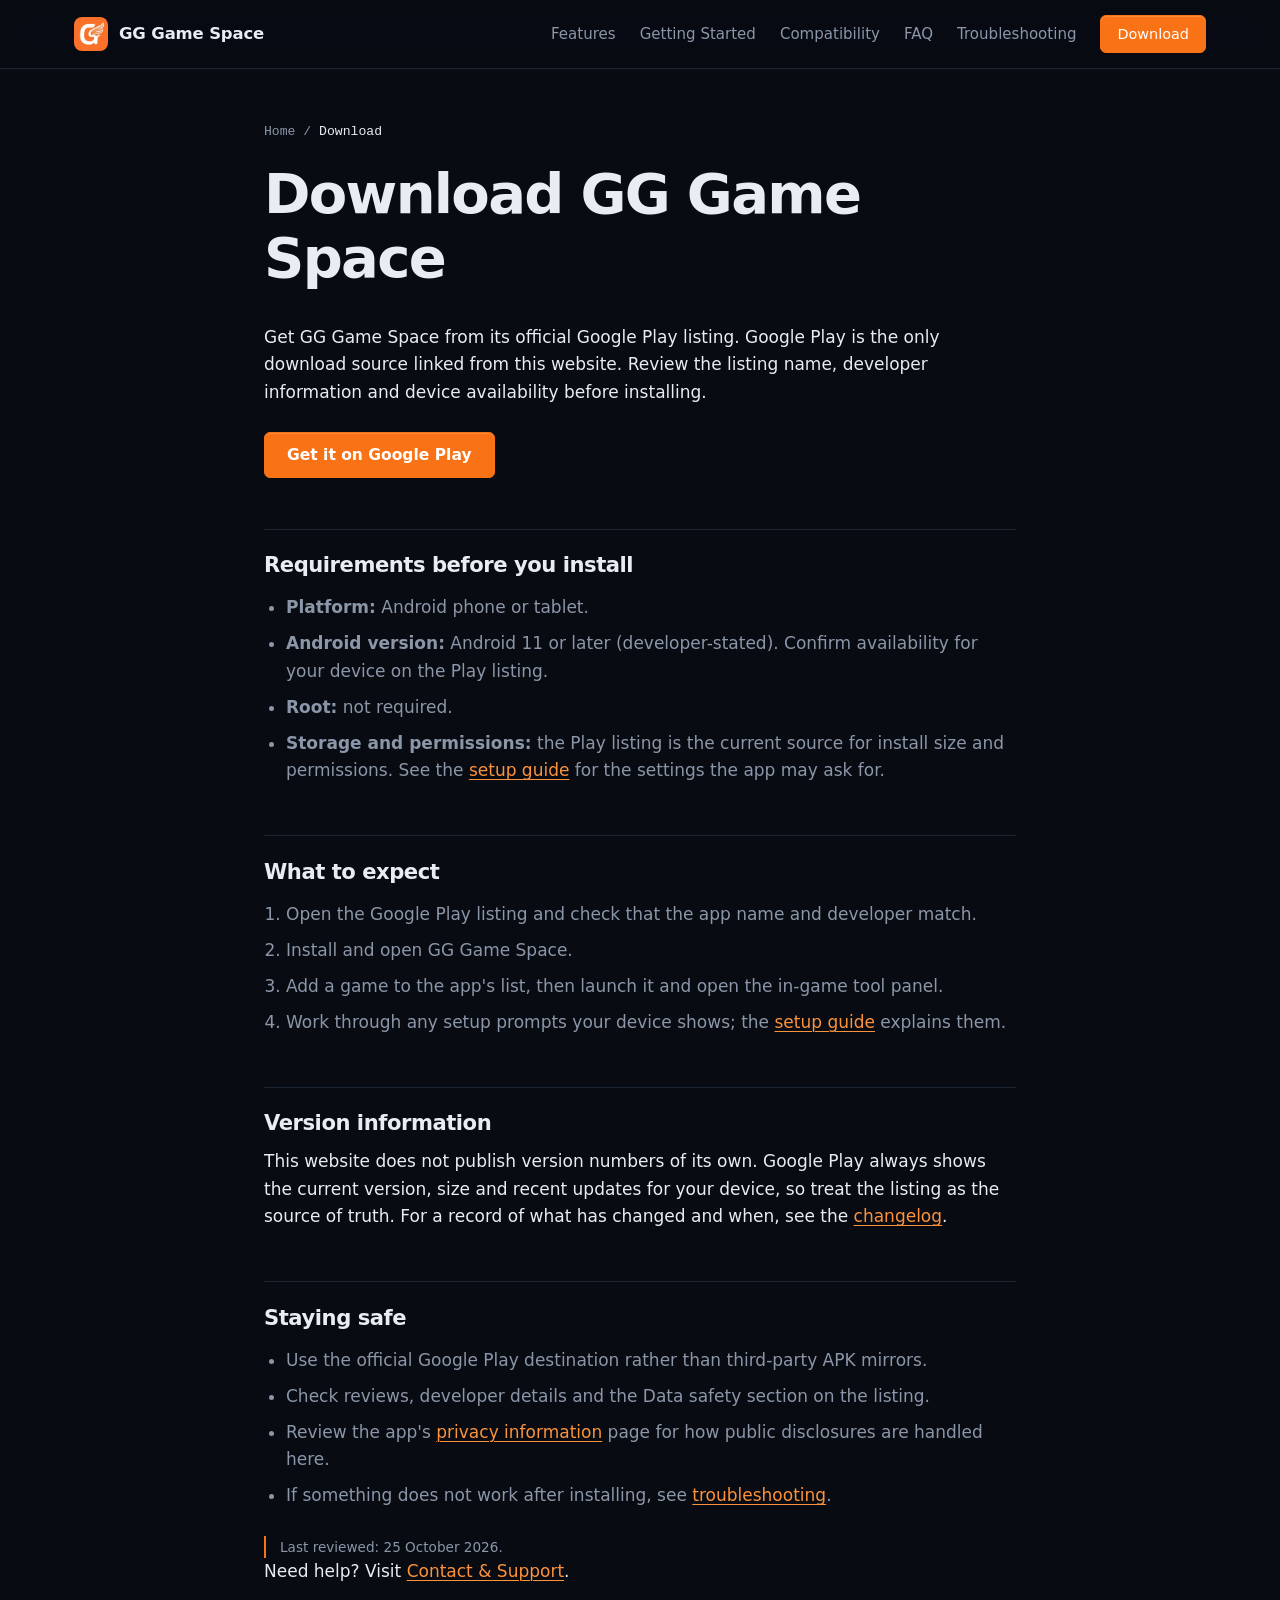
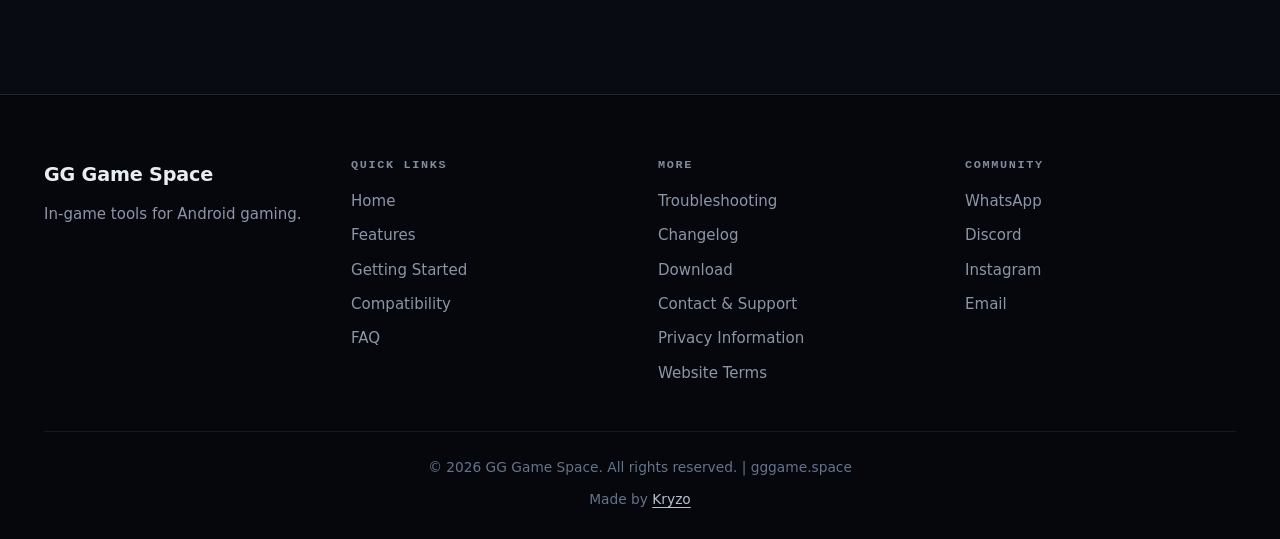
<file: download.html>
<!doctype html>
<html lang="en">
<head>
<meta charset="utf-8">
<meta name="viewport" content="width=device-width,initial-scale=1">
<title>Download GG Game Space for Android – Google Play</title>
<meta name="description" content="Download the official GG Game Space Android app from Google Play. Review Android requirements, what to expect, and safe installation steps before you install.">
<meta name="keywords" content="GG Game Space, GG Game Space download, GG Game Space Google Play, download GG Game Space for Android, official GG Game Space app, Android gaming tools app, safe app download from Google Play">
<link rel="canonical" href="https://www.gggame.space/download">
<meta name="theme-color" content="#080b12">
<link rel="icon" href="/favicon.ico" type="image/x-icon">
<link rel="icon" type="image/png" href="/assets/img/favicon-32.png" sizes="32x32">
<link rel="icon" type="image/png" href="/assets/img/logo-512.png" sizes="512x512">
<link rel="apple-touch-icon" href="/assets/img/apple-touch-icon.png">
<meta property="og:type" content="website">
<meta property="og:site_name" content="GG Game Space">
<meta property="og:title" content="Download GG Game Space for Android – Google Play">
<meta property="og:description" content="Get the official GG Game Space Android app from Google Play, with requirements and installation notes.">
<meta property="og:url" content="https://www.gggame.space/download">
<meta property="og:image" content="https://www.gggame.space/assets/img/og-image.jpg">
<meta property="og:image:width" content="1733">
<meta property="og:image:height" content="907">
<meta name="twitter:card" content="summary_large_image">
<meta name="twitter:title" content="Download GG Game Space for Android – Google Play">
<meta name="twitter:description" content="Get the official GG Game Space Android app from Google Play, with requirements and installation notes.">
<meta name="twitter:image" content="https://www.gggame.space/assets/img/og-image.jpg">
<script type="application/ld+json">{"@context":"https://schema.org","@type":"BreadcrumbList","itemListElement":[{"@type":"ListItem","position":1,"name":"Home","item":"https://www.gggame.space/"},{"@type":"ListItem","position":2,"name":"Download","item":"https://www.gggame.space/download"}]}</script>
<link rel="stylesheet" href="/assets/css/style.css">
</head>
<body>
<a class="skip" href="#main">Skip to content</a>
<header class="nav"><div class="wrap">
<a class="brand" href="/" aria-label="GG Game Space, homepage"><img src="/assets/img/logo-96.webp" width="38" height="38" alt=""><span>GG Game Space</span></a>
<button class="menu-btn" aria-label="Menu" aria-expanded="false" aria-controls="nav-links"><span></span></button>
<ul class="links" id="nav-links">
<li><a href="/features">Features</a></li>
<li><a href="/getting-started">Getting Started</a></li>
<li><a href="/compatibility">Compatibility</a></li>
<li><a href="/faq">FAQ</a></li>
<li><a href="/troubleshooting">Troubleshooting</a></li>
<li><a class="btn sm" data-download href="https://play.google.com/store/apps/details?id=com.zjx.gamebox">Download</a></li>
</ul></div></header>

<main id="main" class="legal"><div class="wrap">
<nav class="bcrumb" aria-label="Breadcrumb"><a href="/">Home</a> <span aria-hidden="true">/</span> <span aria-current="page">Download</span></nav>
<h1>Download GG Game Space</h1>
<p>Get GG Game Space from its official Google Play listing. Google Play is the only download source linked from this website. Review the listing name, developer information and device availability before installing.</p>
<p class="lead-row"><a class="btn" data-download data-download-label href="https://play.google.com/store/apps/details?id=com.zjx.gamebox">Get it on Google Play</a></p>

<h2>Requirements before you install</h2>
<ul>
<li><strong>Platform:</strong> Android phone or tablet.</li>
<li><strong>Android version:</strong> Android 11 or later (developer-stated). Confirm availability for your device on the Play listing.</li>
<li><strong>Root:</strong> not required.</li>
<li><strong>Storage and permissions:</strong> the Play listing is the current source for install size and permissions. See the <a href="/getting-started">setup guide</a> for the settings the app may ask for.</li>
</ul>

<h2>What to expect</h2>
<ol>
<li>Open the Google Play listing and check that the app name and developer match.</li>
<li>Install and open GG Game Space.</li>
<li>Add a game to the app's list, then launch it and open the in-game tool panel.</li>
<li>Work through any setup prompts your device shows; the <a href="/getting-started">setup guide</a> explains them.</li>
</ol>

<h2>Version information</h2>
<p>This website does not publish version numbers of its own. Google Play always shows the current version, size and recent updates for your device, so treat the listing as the source of truth. For a record of what has changed and when, see the <a href="/changelog">changelog</a>.</p>

<h2>Staying safe</h2>
<ul>
<li>Use the official Google Play destination rather than third-party APK mirrors.</li>
<li>Check reviews, developer details and the Data safety section on the listing.</li>
<li>Review the app's <a href="/privacy">privacy information</a> page for how public disclosures are handled here.</li>
<li>If something does not work after installing, see <a href="/troubleshooting">troubleshooting</a>.</li>
</ul>

<p class="updated">Last reviewed: 25 October 2026.</p>
<p>Need help? Visit <a href="/contact">Contact &amp; Support</a>.</p>
</div></main>

<footer><div class="wrap"><div class="footer-grid">
<div class="footer-col"><a class="brand footer-brand" href="/" aria-label="GG Game Space, homepage">GG Game Space</a><p class="footer-tagline">In-game tools for Android gaming.</p></div>
<div class="footer-col"><h2>Quick Links</h2><ul><li><a href="/">Home</a></li><li><a href="/features">Features</a></li><li><a href="/getting-started">Getting Started</a></li><li><a href="/compatibility">Compatibility</a></li><li><a href="/faq">FAQ</a></li></ul></div>
<div class="footer-col"><h2>More</h2><ul><li><a href="/troubleshooting">Troubleshooting</a></li><li><a href="/changelog">Changelog</a></li><li><a href="/download">Download</a></li><li><a href="/contact">Contact &amp; Support</a></li><li><a href="/privacy">Privacy Information</a></li><li><a href="/terms">Website Terms</a></li></ul></div>
<div class="footer-col"><h2>Community</h2><ul><li><a href="https://chat.whatsapp.com/F58Pa9J7zvk4swQgJOlMnC" target="_blank" rel="noopener noreferrer">WhatsApp</a></li><li><a href="https://discord.gg/nmSEC42psM" target="_blank" rel="noopener noreferrer">Discord</a></li><li><a href="https://www.instagram.com/gg_gaming_apps2/" target="_blank" rel="noopener noreferrer">Instagram</a></li><li><a href="mailto:sahil@ggmousepro.com">Email</a></li></ul></div>
</div><div class="footer-bottom"><p>&copy; 2026 GG Game Space. All rights reserved. | gggame.space</p><p class="made-by">Made by <a href="https://www.kryzo.space/" target="_blank" rel="noopener noreferrer">Kryzo</a></p></div></div></footer>

<div class="sticky-cta"><a class="btn" data-download data-download-label href="https://play.google.com/store/apps/details?id=com.zjx.gamebox">Get it on Google Play</a></div>

<script src="/assets/js/config.js"></script><script src="/assets/js/main.js"></script>
</body>
</html>
</file>
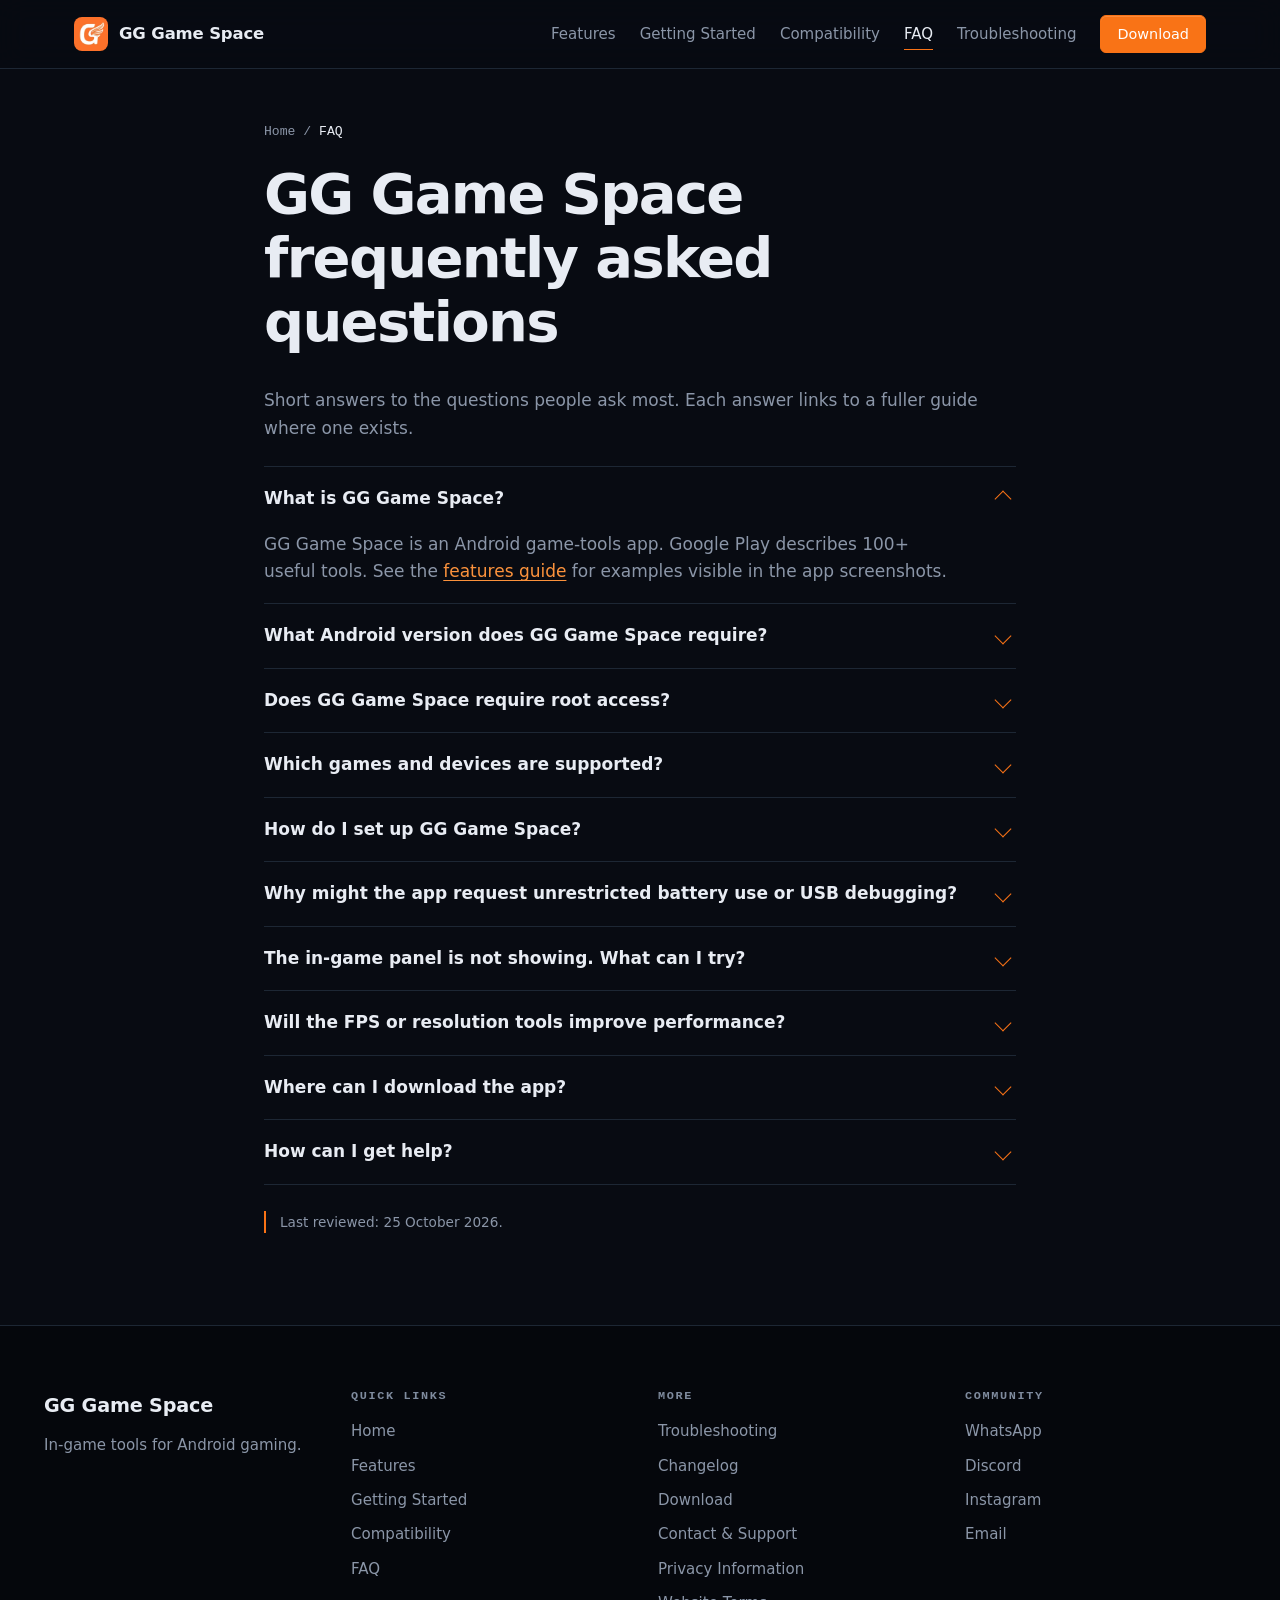
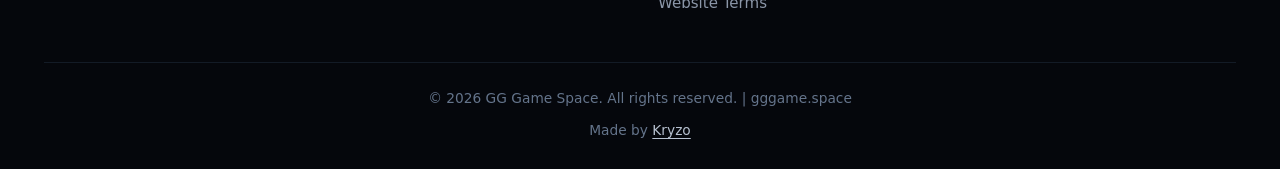
<file: faq.html>
<!doctype html>
<html lang="en">
<head>
<meta charset="utf-8">
<meta name="viewport" content="width=device-width,initial-scale=1">
<title>GG Game Space FAQ – Setup, Features &amp; Download</title>
<meta name="description" content="Answers to common GG Game Space questions: Android requirements, setup, permissions, compatible games, troubleshooting, features and the official download.">
<meta name="keywords" content="GG Game Space, GG Game Space FAQ, GG Game Space questions, GG Game Space download, GG Game Space setup, how to use GG Game Space, Android gaming tools help, supported games and devices, root requirement, game panel features">
<link rel="canonical" href="https://www.gggame.space/faq">
<meta name="theme-color" content="#080b12">
<link rel="icon" href="/favicon.ico" type="image/x-icon">
<link rel="icon" type="image/png" href="/assets/img/favicon-32.png" sizes="32x32">
<link rel="icon" type="image/png" href="/assets/img/logo-512.png" sizes="512x512">
<link rel="apple-touch-icon" href="/assets/img/apple-touch-icon.png">
<meta property="og:type" content="website">
<meta property="og:site_name" content="GG Game Space">
<meta property="og:title" content="GG Game Space FAQ – Setup, Features &amp; Download">
<meta property="og:description" content="Answers about GG Game Space requirements, setup, permissions, compatibility and downloads.">
<meta property="og:url" content="https://www.gggame.space/faq">
<meta property="og:image" content="https://www.gggame.space/assets/img/og-image.jpg">
<meta property="og:image:width" content="1733">
<meta property="og:image:height" content="907">
<meta name="twitter:card" content="summary_large_image">
<meta name="twitter:title" content="GG Game Space FAQ – Setup, Features &amp; Download">
<meta name="twitter:description" content="Answers about GG Game Space requirements, setup, permissions, compatibility and downloads.">
<meta name="twitter:image" content="https://www.gggame.space/assets/img/og-image.jpg">
<script type="application/ld+json">{"@context":"https://schema.org","@graph":[{"@type":"BreadcrumbList","itemListElement":[{"@type":"ListItem","position":1,"name":"Home","item":"https://www.gggame.space/"},{"@type":"ListItem","position":2,"name":"FAQ","item":"https://www.gggame.space/faq"}]},{"@type":"FAQPage","mainEntity":[{"@type":"Question","name":"What is GG Game Space?","acceptedAnswer":{"@type":"Answer","text":"GG Game Space is an Android game-tools app. Its Google Play listing describes 100+ tools; examples shown on this website include keymap, macro, virtual crosshair, device information, resolution, FPS, volume and brightness tools."}},{"@type":"Question","name":"What Android version does GG Game Space require?","acceptedAnswer":{"@type":"Answer","text":"The product information supplied for this website lists Android 11 or later. Availability can vary by device; check the current Google Play listing."}},{"@type":"Question","name":"Does GG Game Space require root access?","acceptedAnswer":{"@type":"Answer","text":"No root access is required according to the product information supplied for this website. Rooted-device behaviour and individual features may still vary."}},{"@type":"Question","name":"Which games and devices are supported?","acceptedAnswer":{"@type":"Answer","text":"This site does not publish a verified complete supported-games list. Device software, game updates and game rules can affect compatibility."}},{"@type":"Question","name":"How do I set up GG Game Space?","acceptedAnswer":{"@type":"Answer","text":"Install from Google Play, add a game in the app, then launch the game and open the tool panel. The setup guide covers the full flow and each permission."}},{"@type":"Question","name":"Why might the app request unrestricted battery use or USB debugging?","acceptedAnswer":{"@type":"Answer","text":"Developer-provided setup information mentions these settings for some setups. Follow only instructions from the app's official source, understand the security implications, and turn USB debugging off when it is no longer needed."}},{"@type":"Question","name":"The in-game panel is not showing. What can I try?","acceptedAnswer":{"@type":"Answer","text":"Check the troubleshooting guide for the most common causes, including overlay permission, battery restrictions, unsupported games and device-specific settings."}},{"@type":"Question","name":"Will the FPS or resolution tools improve performance?","acceptedAnswer":{"@type":"Answer","text":"Performance depends on the phone, Android version, game and its restrictions. No specific FPS, quality or performance improvement is guaranteed."}},{"@type":"Question","name":"Where can I download the app?","acceptedAnswer":{"@type":"Answer","text":"Use the official Google Play download page. Avoid third-party APK sources."}},{"@type":"Question","name":"How can I get help?","acceptedAnswer":{"@type":"Answer","text":"Visit the Contact and Support page to email support or join the community on WhatsApp, Discord and Instagram."}}]}]}</script>
<link rel="stylesheet" href="/assets/css/style.css">
</head>
<body>
<a class="skip" href="#main">Skip to content</a>
<header class="nav"><div class="wrap">
<a class="brand" href="/" aria-label="GG Game Space, homepage"><img src="/assets/img/logo-96.webp" width="38" height="38" alt=""><span>GG Game Space</span></a>
<button class="menu-btn" aria-label="Menu" aria-expanded="false" aria-controls="nav-links"><span></span></button>
<ul class="links" id="nav-links">
<li><a href="/features">Features</a></li>
<li><a href="/getting-started">Getting Started</a></li>
<li><a href="/compatibility">Compatibility</a></li>
<li><a href="/faq" aria-current="page">FAQ</a></li>
<li><a href="/troubleshooting">Troubleshooting</a></li>
<li><a class="btn sm" data-download href="https://play.google.com/store/apps/details?id=com.zjx.gamebox">Download</a></li>
</ul></div></header>

<main id="main" class="legal"><div class="wrap">
<nav class="bcrumb" aria-label="Breadcrumb"><a href="/">Home</a> <span aria-hidden="true">/</span> <span aria-current="page">FAQ</span></nav>
<h1>GG Game Space frequently asked questions</h1>
<p class="muted">Short answers to the questions people ask most. Each answer links to a fuller guide where one exists.</p>
<div class="faq">
<details open><summary>What is GG Game Space?</summary><p>GG Game Space is an Android game-tools app. Google Play describes 100+ useful tools. See the <a href="/features">features guide</a> for examples visible in the app screenshots.</p></details>
<details><summary>What Android version does GG Game Space require?</summary><p>The product information supplied for this website lists Android 11 or later. Availability can vary by device; check the <a href="https://play.google.com/store/apps/details?id=com.zjx.gamebox" target="_blank" rel="noopener noreferrer">Google Play listing</a>.</p></details>
<details><summary>Does GG Game Space require root access?</summary><p>No root access is required according to the product information supplied for this website. Rooted-device behaviour and individual features may still vary.</p></details>
<details><summary>Which games and devices are supported?</summary><p>This site does not publish a verified complete supported-games list. Device software, game updates and game rules can affect compatibility. See <a href="/compatibility">compatibility information</a>.</p></details>
<details><summary>How do I set up GG Game Space?</summary><p>Install from Google Play, add a game in the app, then launch the game and open the tool panel. The <a href="/getting-started">setup guide</a> covers the full flow and what each permission is for.</p></details>
<details><summary>Why might the app request unrestricted battery use or USB debugging?</summary><p>Developer-provided setup information mentions these settings for some setups. Follow only instructions from the app's official source, understand the security implications, and turn USB debugging off when it is no longer needed. See the <a href="/getting-started">setup guide</a>.</p></details>
<details><summary>The in-game panel is not showing. What can I try?</summary><p>Check the <a href="/troubleshooting">troubleshooting guide</a> for the most common causes, including overlay permission, battery restrictions, unsupported games and device-specific settings.</p></details>
<details><summary>Will the FPS or resolution tools improve performance?</summary><p>Performance depends on the phone, Android version, game and its restrictions. No specific FPS, quality or performance improvement is guaranteed.</p></details>
<details><summary>Where can I download the app?</summary><p>Use the <a href="/download">official Google Play download page</a>. Avoid third-party APK sources.</p></details>
<details><summary>How can I get help?</summary><p>Visit <a href="/contact">Contact &amp; Support</a> to email support or join the community.</p></details>
</div>
<p class="updated">Last reviewed: 25 October 2026.</p>
</div></main>

<footer><div class="wrap"><div class="footer-grid">
<div class="footer-col"><a class="brand footer-brand" href="/" aria-label="GG Game Space, homepage">GG Game Space</a><p class="footer-tagline">In-game tools for Android gaming.</p></div>
<div class="footer-col"><h2>Quick Links</h2><ul><li><a href="/">Home</a></li><li><a href="/features">Features</a></li><li><a href="/getting-started">Getting Started</a></li><li><a href="/compatibility">Compatibility</a></li><li><a href="/faq">FAQ</a></li></ul></div>
<div class="footer-col"><h2>More</h2><ul><li><a href="/troubleshooting">Troubleshooting</a></li><li><a href="/changelog">Changelog</a></li><li><a href="/download">Download</a></li><li><a href="/contact">Contact &amp; Support</a></li><li><a href="/privacy">Privacy Information</a></li><li><a href="/terms">Website Terms</a></li></ul></div>
<div class="footer-col"><h2>Community</h2><ul><li><a href="https://chat.whatsapp.com/F58Pa9J7zvk4swQgJOlMnC" target="_blank" rel="noopener noreferrer">WhatsApp</a></li><li><a href="https://discord.gg/nmSEC42psM" target="_blank" rel="noopener noreferrer">Discord</a></li><li><a href="https://www.instagram.com/gg_gaming_apps2/" target="_blank" rel="noopener noreferrer">Instagram</a></li><li><a href="mailto:sahil@ggmousepro.com">Email</a></li></ul></div>
</div><div class="footer-bottom"><p>&copy; 2026 GG Game Space. All rights reserved. | gggame.space</p><p class="made-by">Made by <a href="https://www.kryzo.space/" target="_blank" rel="noopener noreferrer">Kryzo</a></p></div></div></footer>

<div class="sticky-cta"><a class="btn" data-download data-download-label href="https://play.google.com/store/apps/details?id=com.zjx.gamebox">Get it on Google Play</a></div>

<script src="/assets/js/config.js"></script><script src="/assets/js/main.js"></script>
</body>
</html>
</file>
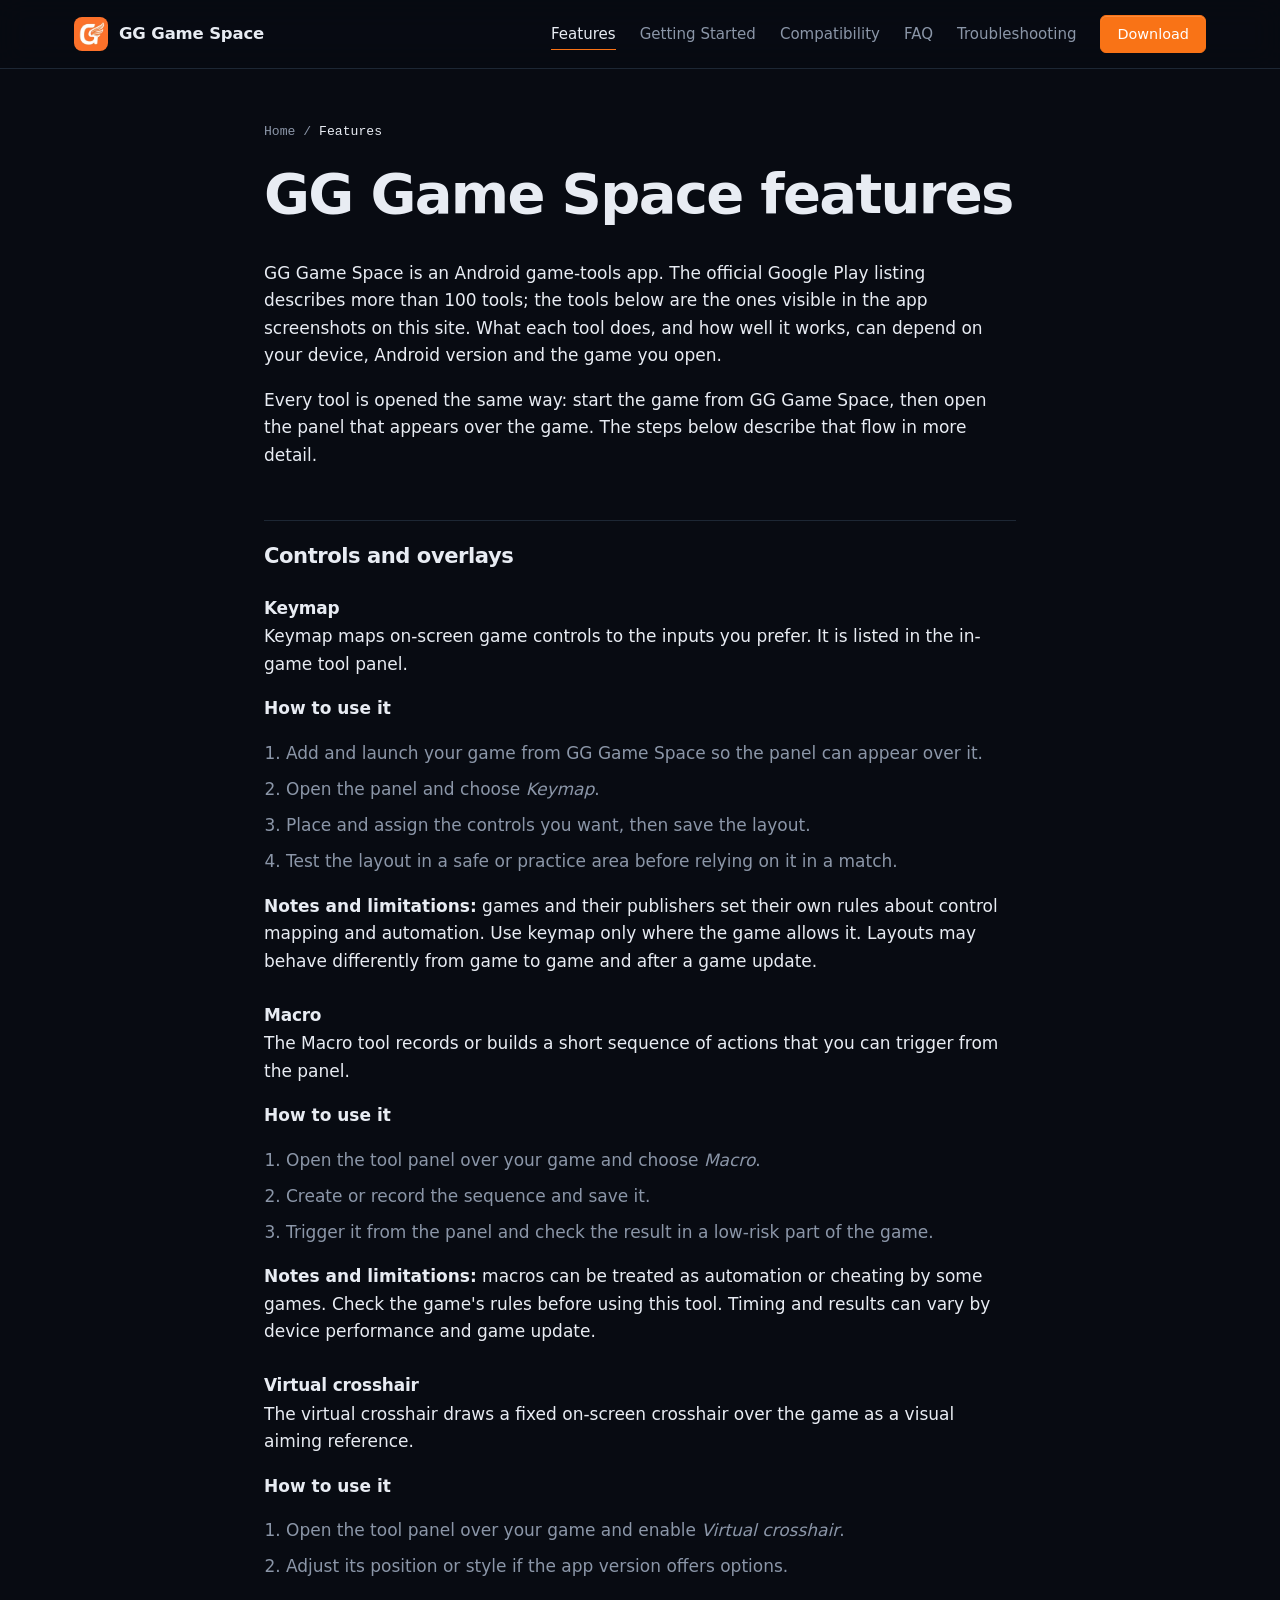
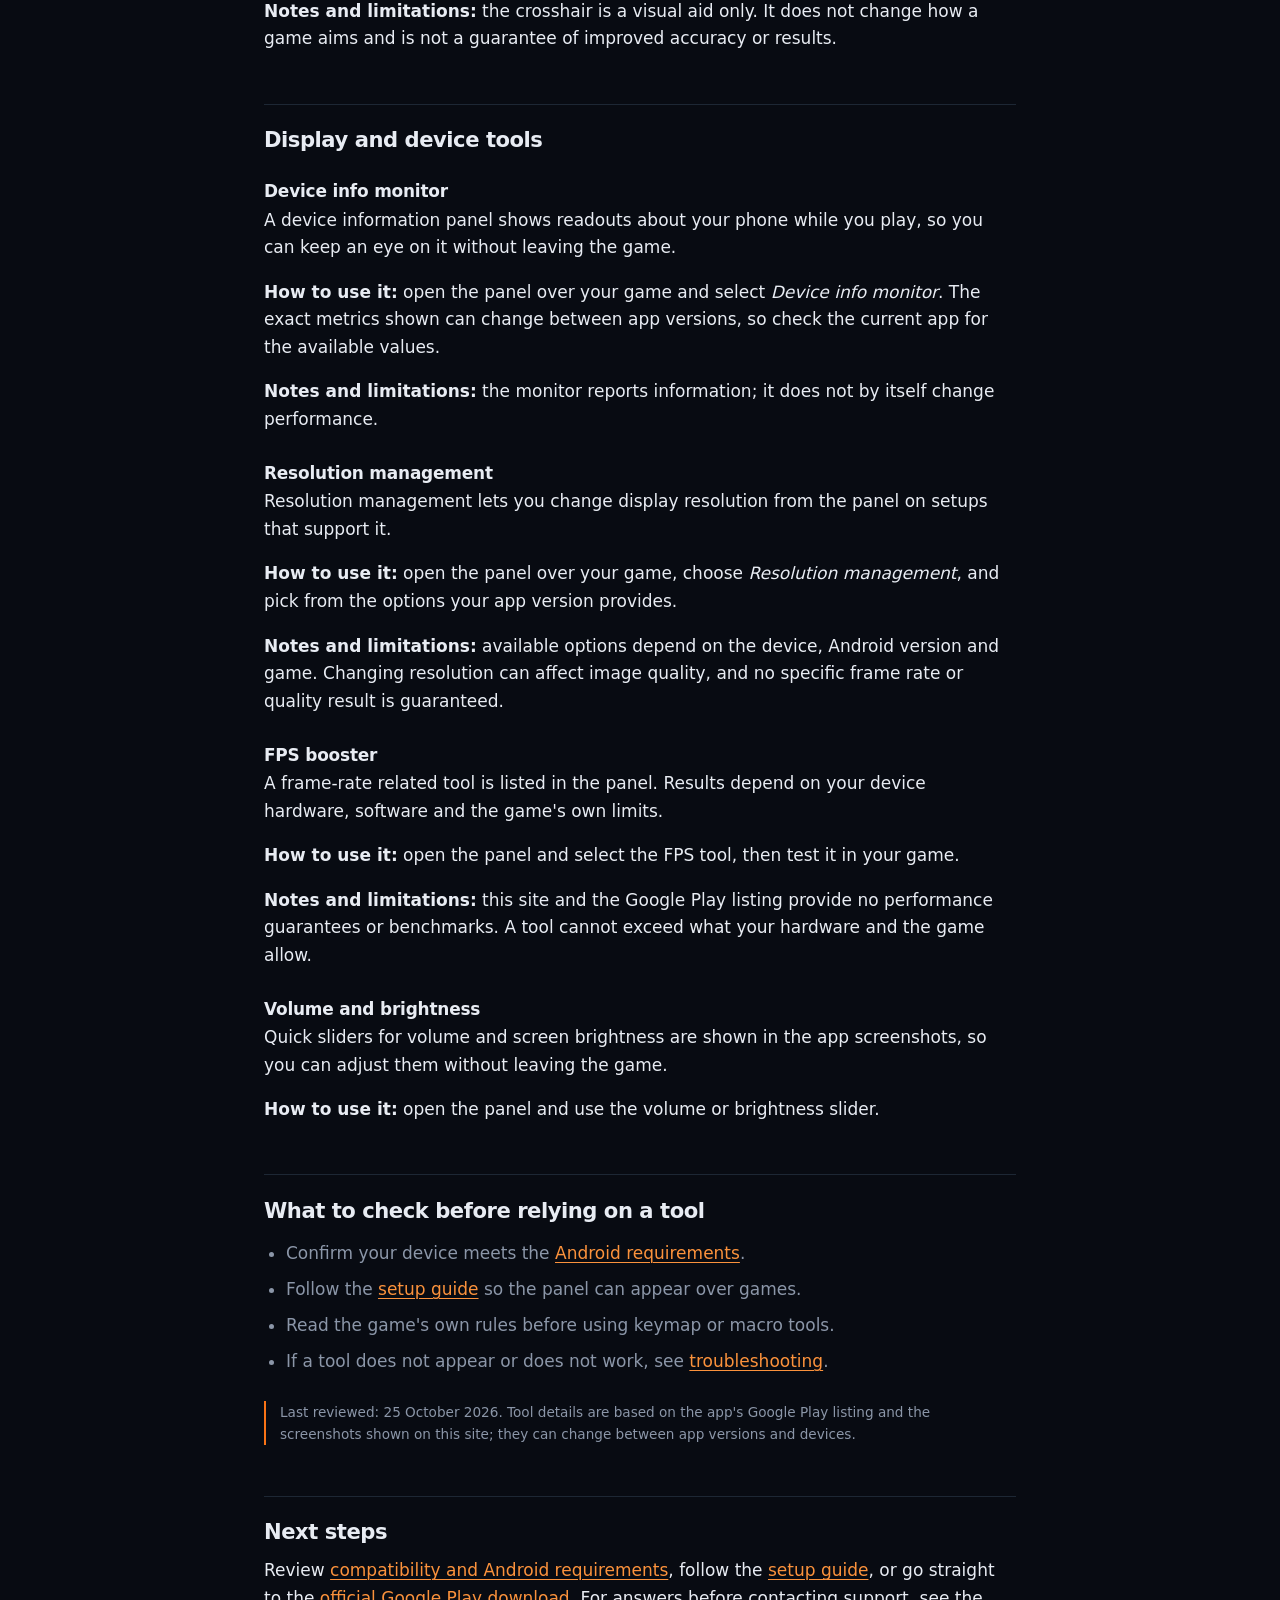
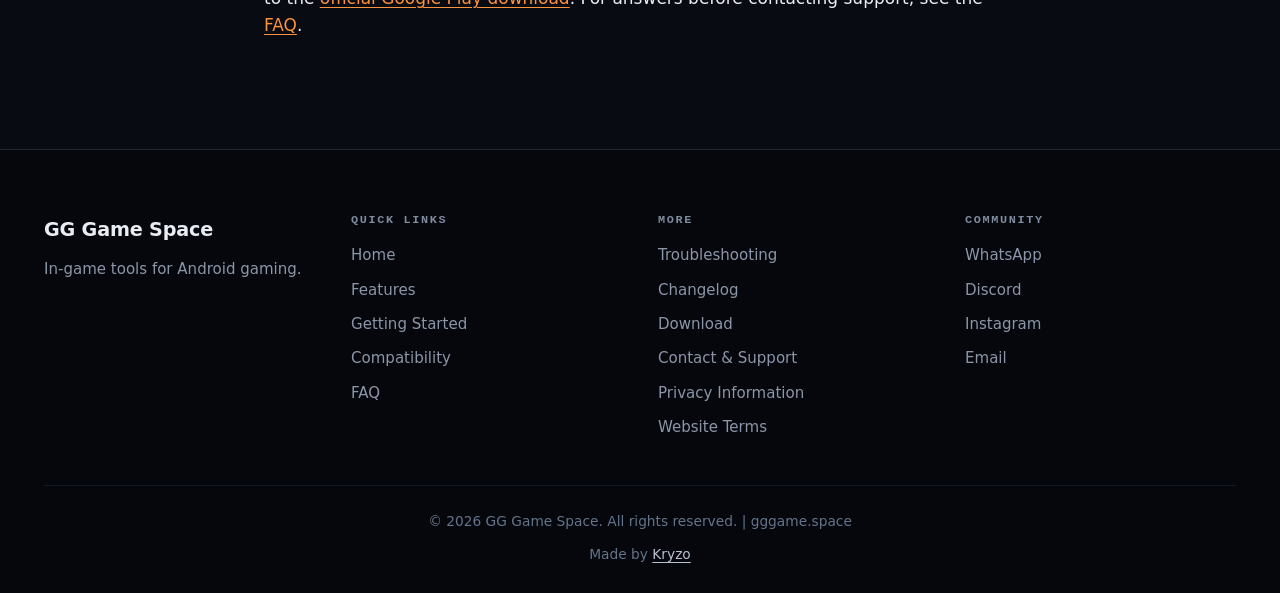
<file: features.html>
<!doctype html>
<html lang="en">
<head>
<meta charset="utf-8">
<meta name="viewport" content="width=device-width,initial-scale=1">
<title>GG Game Space Features – Keymap, Macro &amp; Game Tools</title>
<meta name="description" content="Learn what each GG Game Space tool does: keymap, macro, virtual crosshair, device info monitor, resolution, FPS and sliders. See how to open them and their limits.">
<meta name="keywords" content="GG Game Space, GG Game Space features, Android gaming tools, in-game overlay, game keymapping, game macros, virtual crosshair, FPS tools for Android, resolution control, device information monitor, volume and brightness controls">
<link rel="canonical" href="https://www.gggame.space/features">
<meta name="theme-color" content="#080b12">
<link rel="icon" href="/favicon.ico" type="image/x-icon">
<link rel="icon" type="image/png" href="/assets/img/favicon-32.png" sizes="32x32">
<link rel="icon" type="image/png" href="/assets/img/logo-512.png" sizes="512x512">
<link rel="apple-touch-icon" href="/assets/img/apple-touch-icon.png">
<meta property="og:type" content="article">
<meta property="og:site_name" content="GG Game Space">
<meta property="og:title" content="GG Game Space Features – Keymap, Macro &amp; Game Tools">
<meta property="og:description" content="What each GG Game Space tool does, how to open it, and what to know about device and game limits.">
<meta property="og:url" content="https://www.gggame.space/features">
<meta property="og:image" content="https://www.gggame.space/assets/img/og-image.jpg">
<meta property="og:image:width" content="1733">
<meta property="og:image:height" content="907">
<meta name="twitter:card" content="summary_large_image">
<meta name="twitter:title" content="GG Game Space Features – Keymap, Macro &amp; Game Tools">
<meta name="twitter:description" content="What each GG Game Space tool does, how to open it, and what to know about device and game limits.">
<meta name="twitter:image" content="https://www.gggame.space/assets/img/og-image.jpg">
<script type="application/ld+json">{"@context":"https://schema.org","@type":"BreadcrumbList","itemListElement":[{"@type":"ListItem","position":1,"name":"Home","item":"https://www.gggame.space/"},{"@type":"ListItem","position":2,"name":"Features","item":"https://www.gggame.space/features"}]}</script>
<link rel="stylesheet" href="/assets/css/style.css">
</head>
<body>
<a class="skip" href="#main">Skip to content</a>
<header class="nav"><div class="wrap">
<a class="brand" href="/" aria-label="GG Game Space, homepage"><img src="/assets/img/logo-96.webp" width="38" height="38" alt=""><span>GG Game Space</span></a>
<button class="menu-btn" aria-label="Menu" aria-expanded="false" aria-controls="nav-links"><span></span></button>
<ul class="links" id="nav-links">
<li><a href="/features" aria-current="page">Features</a></li>
<li><a href="/getting-started">Getting Started</a></li>
<li><a href="/compatibility">Compatibility</a></li>
<li><a href="/faq">FAQ</a></li>
<li><a href="/troubleshooting">Troubleshooting</a></li>
<li><a class="btn sm" data-download href="https://play.google.com/store/apps/details?id=com.zjx.gamebox">Download</a></li>
</ul></div></header>

<main id="main" class="legal"><div class="wrap">
<nav class="bcrumb" aria-label="Breadcrumb"><a href="/">Home</a> <span aria-hidden="true">/</span> <span aria-current="page">Features</span></nav>
<h1>GG Game Space features</h1>
<p>GG Game Space is an Android game-tools app. The official Google Play listing describes more than 100 tools; the tools below are the ones visible in the app screenshots on this site. What each tool does, and how well it works, can depend on your device, Android version and the game you open.</p>
<p>Every tool is opened the same way: start the game from GG Game Space, then open the panel that appears over the game. The steps below describe that flow in more detail.</p>

<h2>Controls and overlays</h2>

<h3 id="keymap">Keymap</h3>
<p>Keymap maps on-screen game controls to the inputs you prefer. It is listed in the in-game tool panel.</p>
<p><strong>How to use it</strong></p>
<ol>
<li>Add and launch your game from GG Game Space so the panel can appear over it.</li>
<li>Open the panel and choose <em>Keymap</em>.</li>
<li>Place and assign the controls you want, then save the layout.</li>
<li>Test the layout in a safe or practice area before relying on it in a match.</li>
</ol>
<p><strong>Notes and limitations:</strong> games and their publishers set their own rules about control mapping and automation. Use keymap only where the game allows it. Layouts may behave differently from game to game and after a game update.</p>

<h3 id="macro">Macro</h3>
<p>The Macro tool records or builds a short sequence of actions that you can trigger from the panel.</p>
<p><strong>How to use it</strong></p>
<ol>
<li>Open the tool panel over your game and choose <em>Macro</em>.</li>
<li>Create or record the sequence and save it.</li>
<li>Trigger it from the panel and check the result in a low-risk part of the game.</li>
</ol>
<p><strong>Notes and limitations:</strong> macros can be treated as automation or cheating by some games. Check the game's rules before using this tool. Timing and results can vary by device performance and game update.</p>

<h3 id="crosshair">Virtual crosshair</h3>
<p>The virtual crosshair draws a fixed on-screen crosshair over the game as a visual aiming reference.</p>
<p><strong>How to use it</strong></p>
<ol>
<li>Open the tool panel over your game and enable <em>Virtual crosshair</em>.</li>
<li>Adjust its position or style if the app version offers options.</li>
</ol>
<p><strong>Notes and limitations:</strong> the crosshair is a visual aid only. It does not change how a game aims and is not a guarantee of improved accuracy or results.</p>

<h2>Display and device tools</h2>

<h3 id="device">Device info monitor</h3>
<p>A device information panel shows readouts about your phone while you play, so you can keep an eye on it without leaving the game.</p>
<p><strong>How to use it:</strong> open the panel over your game and select <em>Device info monitor</em>. The exact metrics shown can change between app versions, so check the current app for the available values.</p>
<p><strong>Notes and limitations:</strong> the monitor reports information; it does not by itself change performance.</p>

<h3 id="resolution">Resolution management</h3>
<p>Resolution management lets you change display resolution from the panel on setups that support it.</p>
<p><strong>How to use it:</strong> open the panel over your game, choose <em>Resolution management</em>, and pick from the options your app version provides.</p>
<p><strong>Notes and limitations:</strong> available options depend on the device, Android version and game. Changing resolution can affect image quality, and no specific frame rate or quality result is guaranteed.</p>

<h3 id="fps">FPS booster</h3>
<p>A frame-rate related tool is listed in the panel. Results depend on your device hardware, software and the game's own limits.</p>
<p><strong>How to use it:</strong> open the panel and select the FPS tool, then test it in your game.</p>
<p><strong>Notes and limitations:</strong> this site and the Google Play listing provide no performance guarantees or benchmarks. A tool cannot exceed what your hardware and the game allow.</p>

<h3 id="sliders">Volume and brightness</h3>
<p>Quick sliders for volume and screen brightness are shown in the app screenshots, so you can adjust them without leaving the game.</p>
<p><strong>How to use it:</strong> open the panel and use the volume or brightness slider.</p>

<h2>What to check before relying on a tool</h2>
<ul>
<li>Confirm your device meets the <a href="/compatibility">Android requirements</a>.</li>
<li>Follow the <a href="/getting-started">setup guide</a> so the panel can appear over games.</li>
<li>Read the game's own rules before using keymap or macro tools.</li>
<li>If a tool does not appear or does not work, see <a href="/troubleshooting">troubleshooting</a>.</li>
</ul>
<p class="updated">Last reviewed: 25 October 2026. Tool details are based on the app's Google Play listing and the screenshots shown on this site; they can change between app versions and devices.</p>

<h2>Next steps</h2>
<p>Review <a href="/compatibility">compatibility and Android requirements</a>, follow the <a href="/getting-started">setup guide</a>, or go straight to the <a href="/download">official Google Play download</a>. For answers before contacting support, see the <a href="/faq">FAQ</a>.</p>
</div></main>

<footer><div class="wrap"><div class="footer-grid">
<div class="footer-col"><a class="brand footer-brand" href="/" aria-label="GG Game Space, homepage">GG Game Space</a><p class="footer-tagline">In-game tools for Android gaming.</p></div>
<div class="footer-col"><h2>Quick Links</h2><ul><li><a href="/">Home</a></li><li><a href="/features">Features</a></li><li><a href="/getting-started">Getting Started</a></li><li><a href="/compatibility">Compatibility</a></li><li><a href="/faq">FAQ</a></li></ul></div>
<div class="footer-col"><h2>More</h2><ul><li><a href="/troubleshooting">Troubleshooting</a></li><li><a href="/changelog">Changelog</a></li><li><a href="/download">Download</a></li><li><a href="/contact">Contact &amp; Support</a></li><li><a href="/privacy">Privacy Information</a></li><li><a href="/terms">Website Terms</a></li></ul></div>
<div class="footer-col"><h2>Community</h2><ul><li><a href="https://chat.whatsapp.com/F58Pa9J7zvk4swQgJOlMnC" target="_blank" rel="noopener noreferrer">WhatsApp</a></li><li><a href="https://discord.gg/nmSEC42psM" target="_blank" rel="noopener noreferrer">Discord</a></li><li><a href="https://www.instagram.com/gg_gaming_apps2/" target="_blank" rel="noopener noreferrer">Instagram</a></li><li><a href="mailto:sahil@ggmousepro.com">Email</a></li></ul></div>
</div><div class="footer-bottom"><p>&copy; 2026 GG Game Space. All rights reserved. | gggame.space</p><p class="made-by">Made by <a href="https://www.kryzo.space/" target="_blank" rel="noopener noreferrer">Kryzo</a></p></div></div></footer>

<div class="sticky-cta"><a class="btn" data-download data-download-label href="https://play.google.com/store/apps/details?id=com.zjx.gamebox">Get it on Google Play</a></div>

<script src="/assets/js/config.js"></script><script src="/assets/js/main.js"></script>
</body>
</html>
</file>
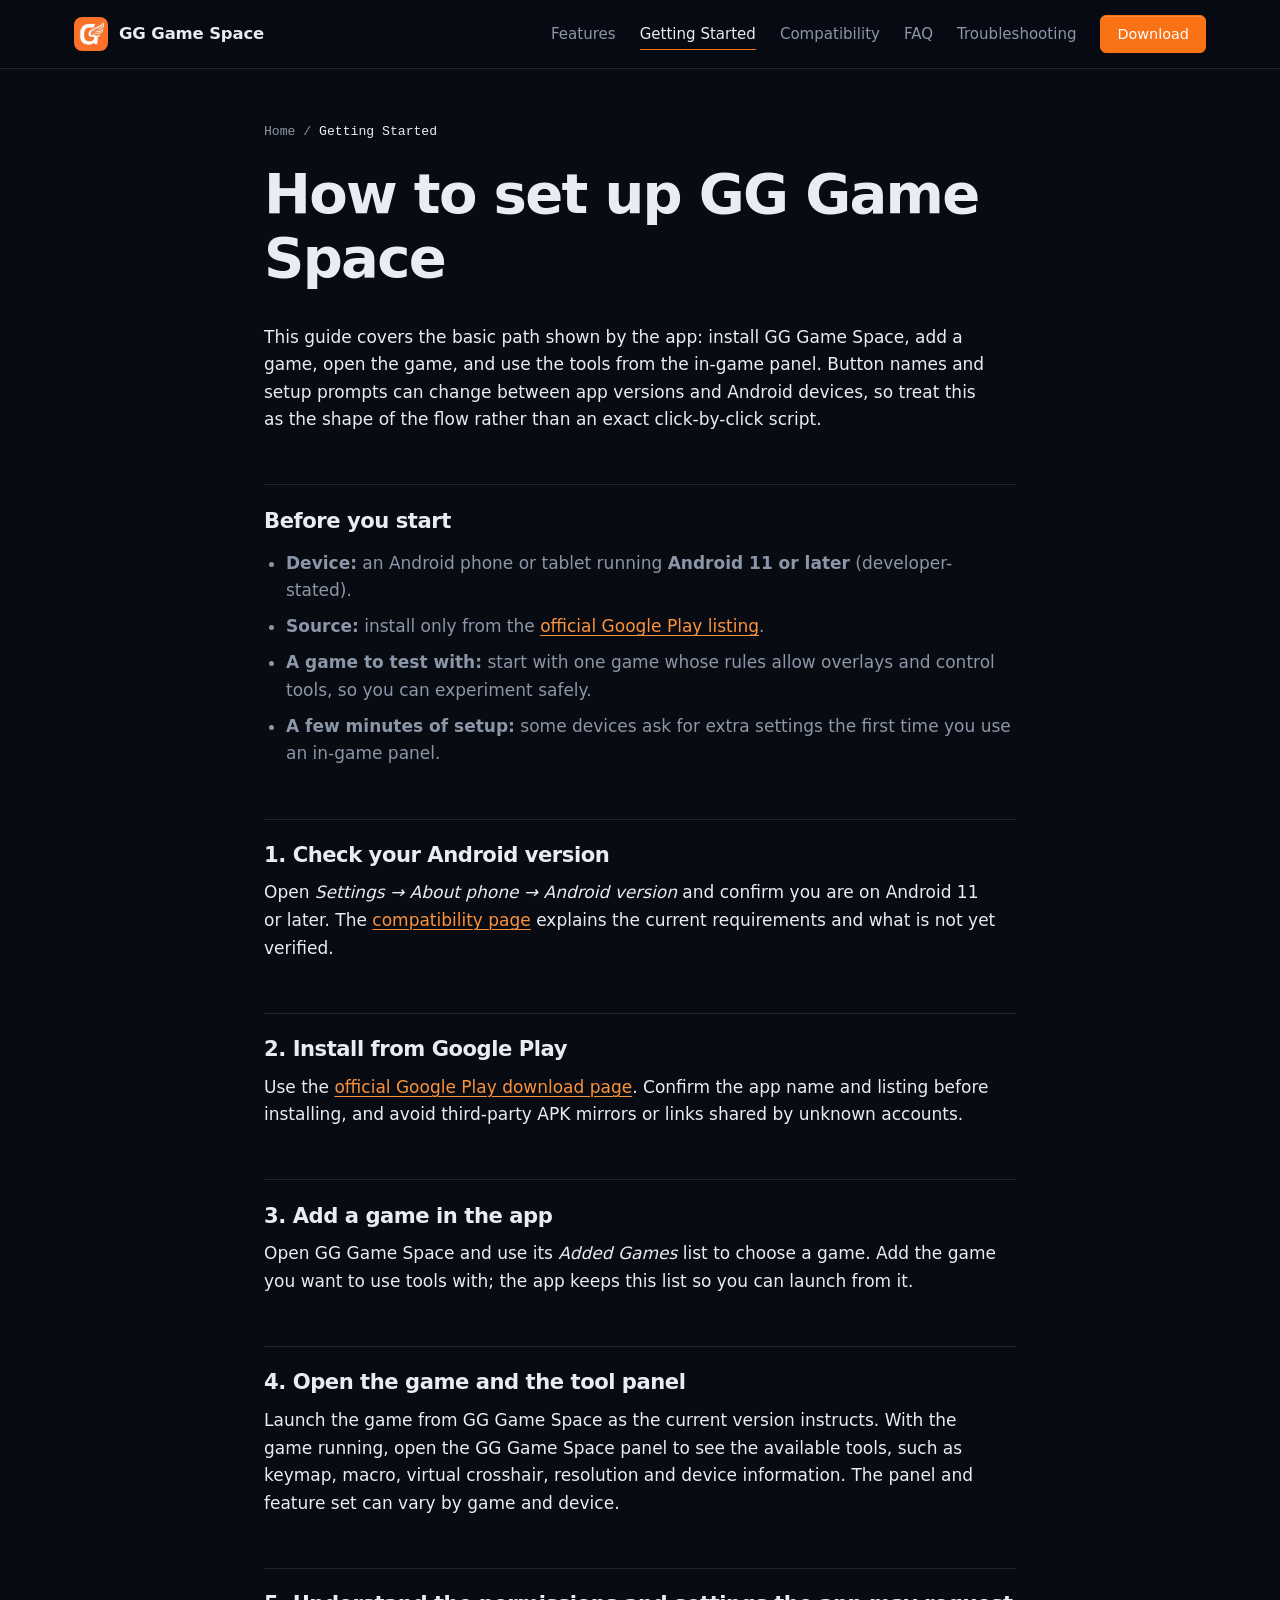
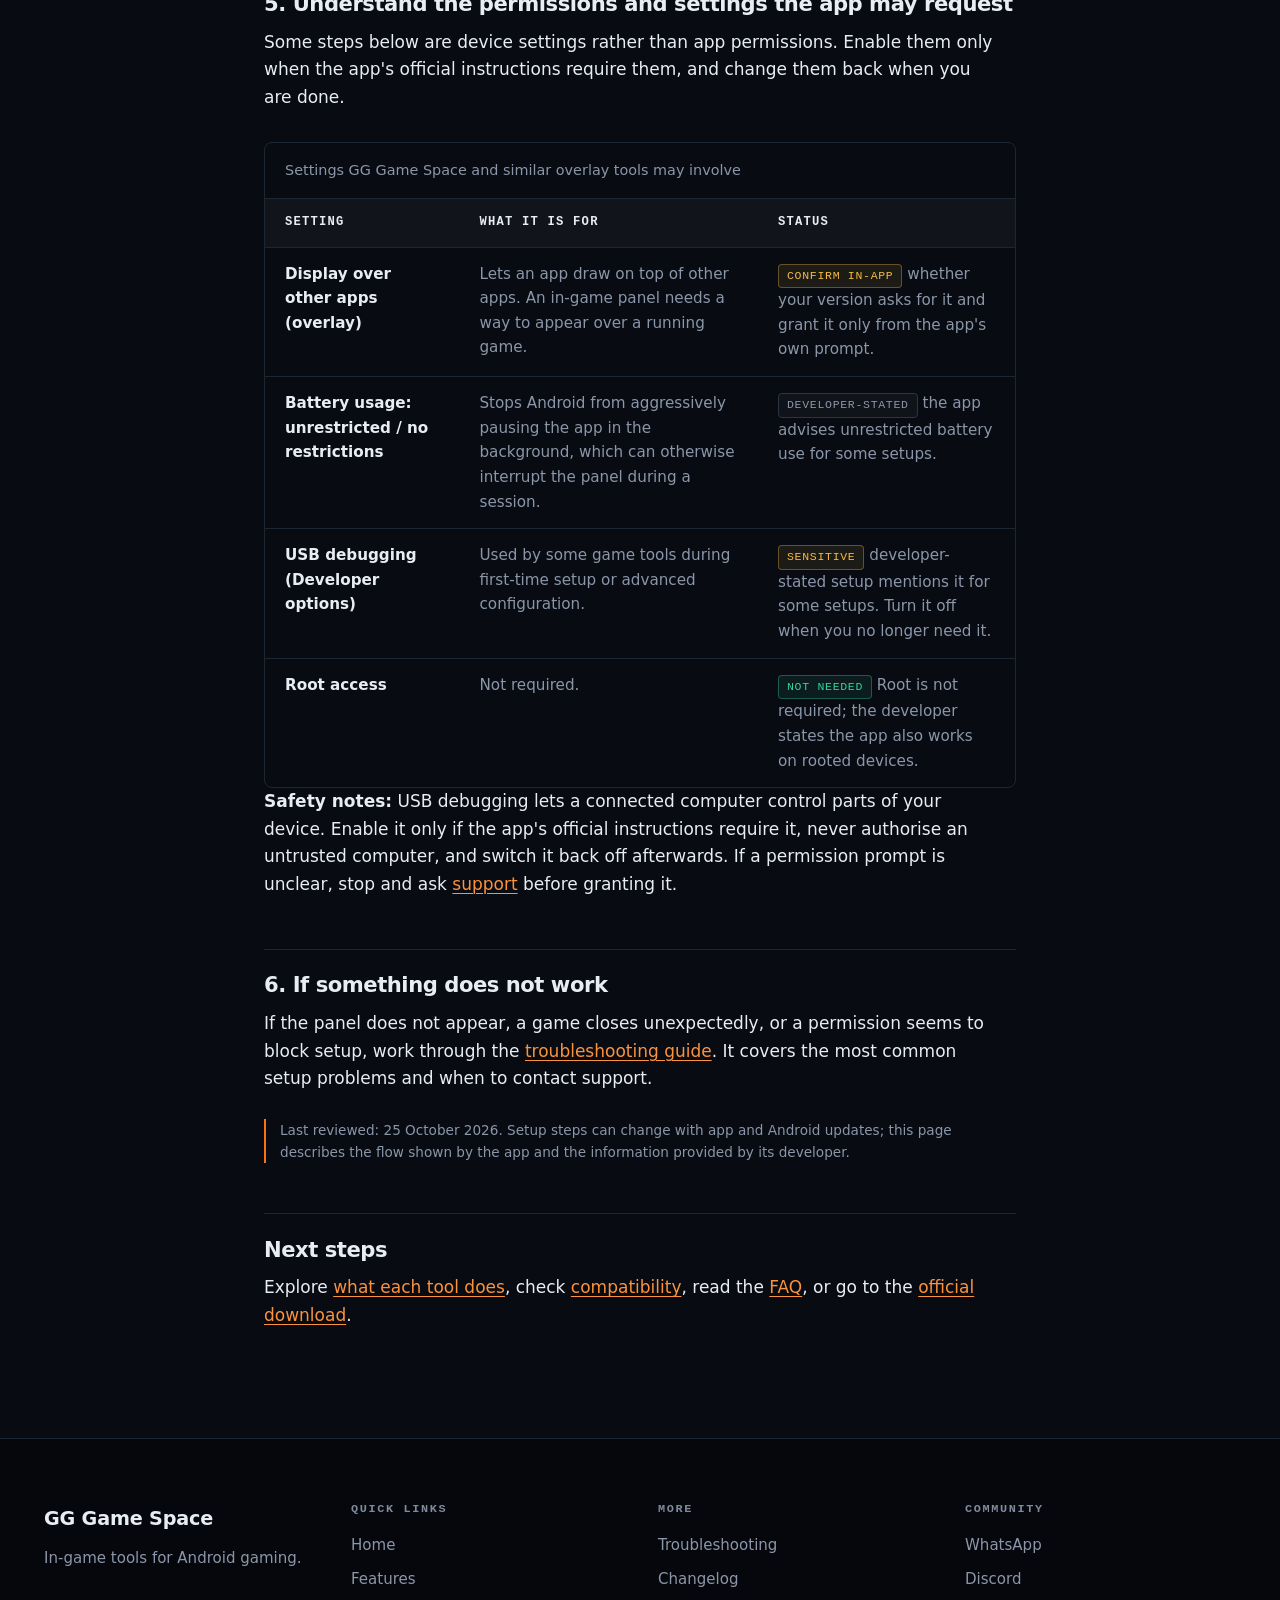
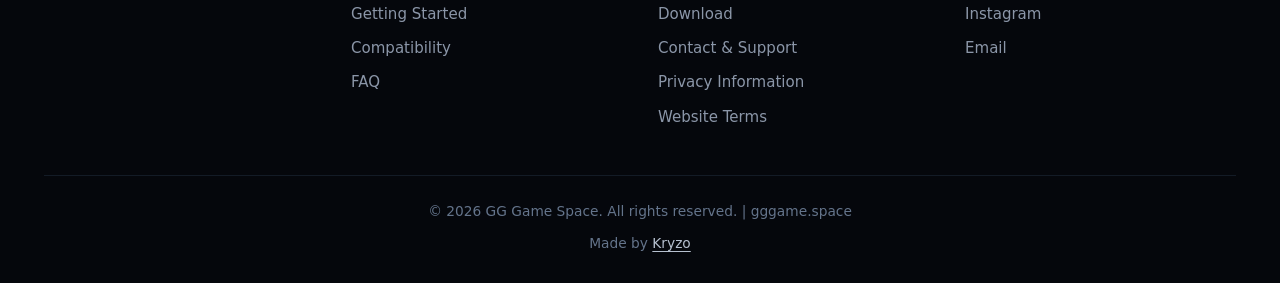
<file: getting-started.html>
<!doctype html>
<html lang="en">
<head>
<meta charset="utf-8">
<meta name="viewport" content="width=device-width,initial-scale=1">
<title>How to Use GG Game Space on Android – Setup Guide</title>
<meta name="description" content="Step-by-step GG Game Space setup on Android: check your version, install from Google Play, add a game, open the in-game panel, and understand each permission.">
<meta name="keywords" content="GG Game Space, GG Game Space setup guide, how to use GG Game Space, install GG Game Space, Android 11 gaming tools, game panel setup, USB debugging setup, battery unrestricted setting, add games to game panel">
<link rel="canonical" href="https://www.gggame.space/getting-started">
<meta name="theme-color" content="#080b12">
<link rel="icon" href="/favicon.ico" type="image/x-icon">
<link rel="icon" type="image/png" href="/assets/img/favicon-32.png" sizes="32x32">
<link rel="icon" type="image/png" href="/assets/img/logo-512.png" sizes="512x512">
<link rel="apple-touch-icon" href="/assets/img/apple-touch-icon.png">
<meta property="og:type" content="article">
<meta property="og:site_name" content="GG Game Space">
<meta property="og:title" content="How to Use GG Game Space on Android – Setup Guide">
<meta property="og:description" content="The GG Game Space install and setup flow, plus what each permission and device setting is for.">
<meta property="og:url" content="https://www.gggame.space/getting-started">
<meta property="og:image" content="https://www.gggame.space/assets/img/og-image.jpg">
<meta property="og:image:width" content="1733">
<meta property="og:image:height" content="907">
<meta name="twitter:card" content="summary_large_image">
<meta name="twitter:title" content="How to Use GG Game Space on Android – Setup Guide">
<meta name="twitter:description" content="The GG Game Space install and setup flow, plus what each permission and device setting is for.">
<meta name="twitter:image" content="https://www.gggame.space/assets/img/og-image.jpg">
<script type="application/ld+json">{"@context":"https://schema.org","@type":"BreadcrumbList","itemListElement":[{"@type":"ListItem","position":1,"name":"Home","item":"https://www.gggame.space/"},{"@type":"ListItem","position":2,"name":"Getting Started","item":"https://www.gggame.space/getting-started"}]}</script>
<link rel="stylesheet" href="/assets/css/style.css">
</head>
<body>
<a class="skip" href="#main">Skip to content</a>
<header class="nav"><div class="wrap">
<a class="brand" href="/" aria-label="GG Game Space, homepage"><img src="/assets/img/logo-96.webp" width="38" height="38" alt=""><span>GG Game Space</span></a>
<button class="menu-btn" aria-label="Menu" aria-expanded="false" aria-controls="nav-links"><span></span></button>
<ul class="links" id="nav-links">
<li><a href="/features">Features</a></li>
<li><a href="/getting-started" aria-current="page">Getting Started</a></li>
<li><a href="/compatibility">Compatibility</a></li>
<li><a href="/faq">FAQ</a></li>
<li><a href="/troubleshooting">Troubleshooting</a></li>
<li><a class="btn sm" data-download href="https://play.google.com/store/apps/details?id=com.zjx.gamebox">Download</a></li>
</ul></div></header>

<main id="main" class="legal"><div class="wrap">
<nav class="bcrumb" aria-label="Breadcrumb"><a href="/">Home</a> <span aria-hidden="true">/</span> <span aria-current="page">Getting Started</span></nav>
<h1>How to set up GG Game Space</h1>
<p>This guide covers the basic path shown by the app: install GG Game Space, add a game, open the game, and use the tools from the in-game panel. Button names and setup prompts can change between app versions and Android devices, so treat this as the shape of the flow rather than an exact click-by-click script.</p>

<h2>Before you start</h2>
<ul>
<li><strong>Device:</strong> an Android phone or tablet running <strong>Android 11 or later</strong> (developer-stated).</li>
<li><strong>Source:</strong> install only from the <a href="/download">official Google Play listing</a>.</li>
<li><strong>A game to test with:</strong> start with one game whose rules allow overlays and control tools, so you can experiment safely.</li>
<li><strong>A few minutes of setup:</strong> some devices ask for extra settings the first time you use an in-game panel.</li>
</ul>

<h2>1. Check your Android version</h2>
<p>Open <em>Settings &rarr; About phone &rarr; Android version</em> and confirm you are on Android 11 or later. The <a href="/compatibility">compatibility page</a> explains the current requirements and what is not yet verified.</p>

<h2>2. Install from Google Play</h2>
<p>Use the <a href="/download">official Google Play download page</a>. Confirm the app name and listing before installing, and avoid third-party APK mirrors or links shared by unknown accounts.</p>

<h2>3. Add a game in the app</h2>
<p>Open GG Game Space and use its <em>Added Games</em> list to choose a game. Add the game you want to use tools with; the app keeps this list so you can launch from it.</p>

<h2>4. Open the game and the tool panel</h2>
<p>Launch the game from GG Game Space as the current version instructs. With the game running, open the GG Game Space panel to see the available tools, such as keymap, macro, virtual crosshair, resolution and device information. The panel and feature set can vary by game and device.</p>

<h2>5. Understand the permissions and settings the app may request</h2>
<p>Some steps below are device settings rather than app permissions. Enable them only when the app's official instructions require them, and change them back when you are done.</p>
<div class="table-wrap">
<table class="data">
<caption>Settings GG Game Space and similar overlay tools may involve</caption>
<thead>
<tr><th scope="col">Setting</th><th scope="col">What it is for</th><th scope="col">Status</th></tr>
</thead>
<tbody>
<tr>
<th scope="row">Display over other apps (overlay)</th>
<td>Lets an app draw on top of other apps. An in-game panel needs a way to appear over a running game.</td>
<td><span class="badge warn">Confirm in-app</span> whether your version asks for it and grant it only from the app's own prompt.</td>
</tr>
<tr>
<th scope="row">Battery usage: unrestricted / no restrictions</th>
<td>Stops Android from aggressively pausing the app in the background, which can otherwise interrupt the panel during a session.</td>
<td><span class="badge unk">Developer-stated</span> the app advises unrestricted battery use for some setups.</td>
</tr>
<tr>
<th scope="row">USB debugging (Developer options)</th>
<td>Used by some game tools during first-time setup or advanced configuration.</td>
<td><span class="badge warn">Sensitive</span> developer-stated setup mentions it for some setups. Turn it off when you no longer need it.</td>
</tr>
<tr>
<th scope="row">Root access</th>
<td>Not required.</td>
<td><span class="badge ok">Not needed</span> Root is not required; the developer states the app also works on rooted devices.</td>
</tr>
</tbody>
</table>
</div>
<p><strong>Safety notes:</strong> USB debugging lets a connected computer control parts of your device. Enable it only if the app's official instructions require it, never authorise an untrusted computer, and switch it back off afterwards. If a permission prompt is unclear, stop and ask <a href="/contact">support</a> before granting it.</p>

<h2>6. If something does not work</h2>
<p>If the panel does not appear, a game closes unexpectedly, or a permission seems to block setup, work through the <a href="/troubleshooting">troubleshooting guide</a>. It covers the most common setup problems and when to contact support.</p>

<p class="updated">Last reviewed: 25 October 2026. Setup steps can change with app and Android updates; this page describes the flow shown by the app and the information provided by its developer.</p>

<h2>Next steps</h2>
<p>Explore <a href="/features">what each tool does</a>, check <a href="/compatibility">compatibility</a>, read the <a href="/faq">FAQ</a>, or go to the <a href="/download">official download</a>.</p>
</div></main>

<footer><div class="wrap"><div class="footer-grid">
<div class="footer-col"><a class="brand footer-brand" href="/" aria-label="GG Game Space, homepage">GG Game Space</a><p class="footer-tagline">In-game tools for Android gaming.</p></div>
<div class="footer-col"><h2>Quick Links</h2><ul><li><a href="/">Home</a></li><li><a href="/features">Features</a></li><li><a href="/getting-started">Getting Started</a></li><li><a href="/compatibility">Compatibility</a></li><li><a href="/faq">FAQ</a></li></ul></div>
<div class="footer-col"><h2>More</h2><ul><li><a href="/troubleshooting">Troubleshooting</a></li><li><a href="/changelog">Changelog</a></li><li><a href="/download">Download</a></li><li><a href="/contact">Contact &amp; Support</a></li><li><a href="/privacy">Privacy Information</a></li><li><a href="/terms">Website Terms</a></li></ul></div>
<div class="footer-col"><h2>Community</h2><ul><li><a href="https://chat.whatsapp.com/F58Pa9J7zvk4swQgJOlMnC" target="_blank" rel="noopener noreferrer">WhatsApp</a></li><li><a href="https://discord.gg/nmSEC42psM" target="_blank" rel="noopener noreferrer">Discord</a></li><li><a href="https://www.instagram.com/gg_gaming_apps2/" target="_blank" rel="noopener noreferrer">Instagram</a></li><li><a href="mailto:sahil@ggmousepro.com">Email</a></li></ul></div>
</div><div class="footer-bottom"><p>&copy; 2026 GG Game Space. All rights reserved. | gggame.space</p><p class="made-by">Made by <a href="https://www.kryzo.space/" target="_blank" rel="noopener noreferrer">Kryzo</a></p></div></div></footer>

<div class="sticky-cta"><a class="btn" data-download data-download-label href="https://play.google.com/store/apps/details?id=com.zjx.gamebox">Get it on Google Play</a></div>

<script src="/assets/js/config.js"></script><script src="/assets/js/main.js"></script>
</body>
</html>
</file>
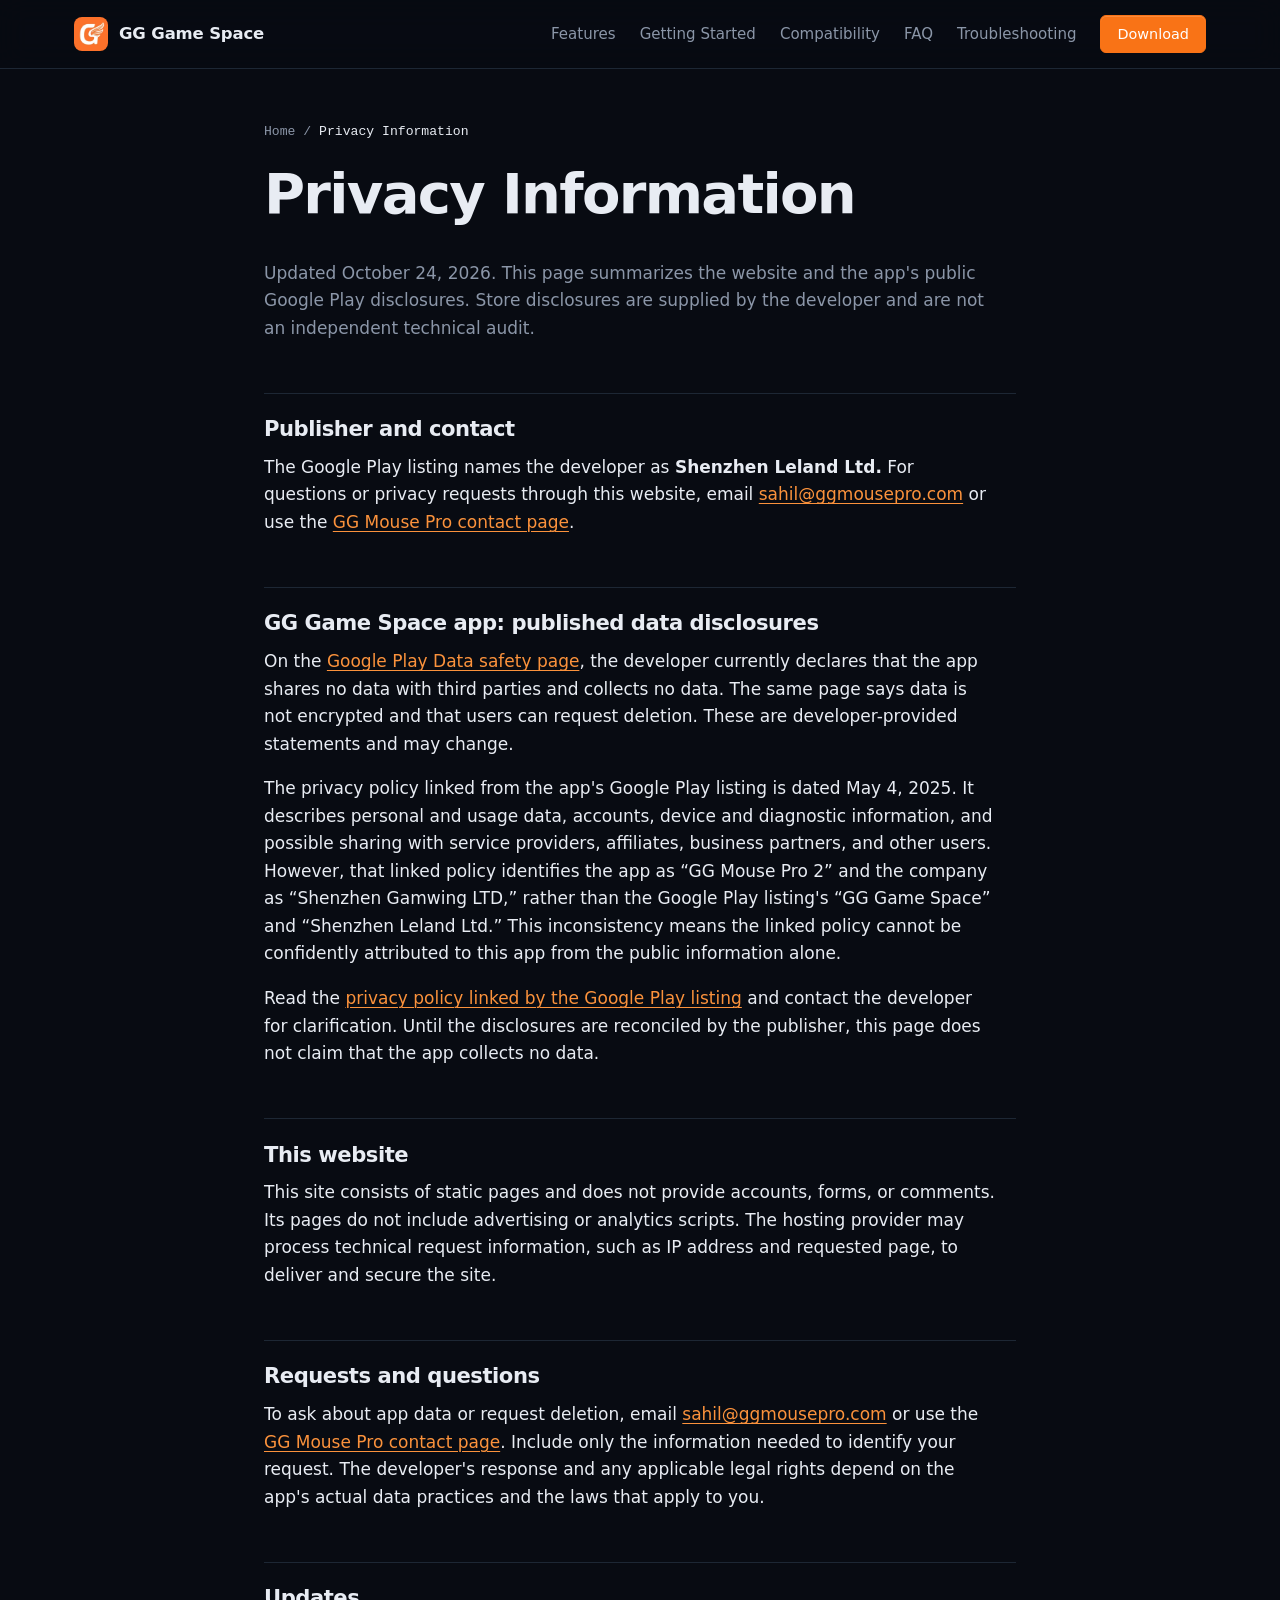
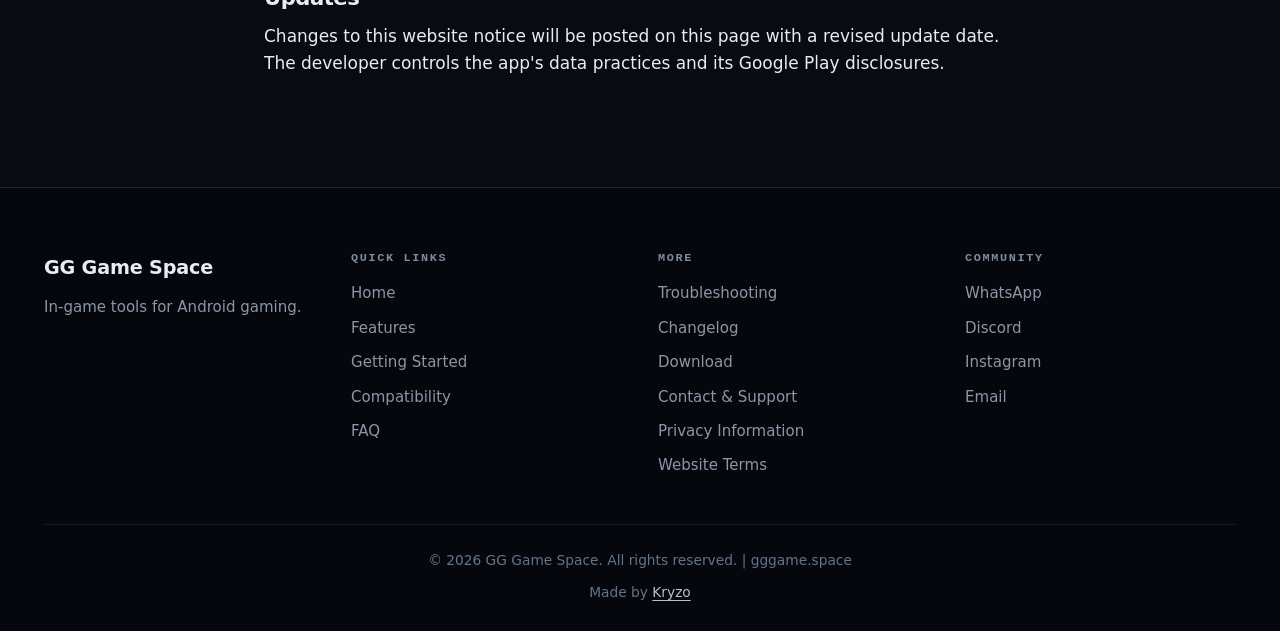
<file: privacy.html>
<!doctype html>
<html lang="en">
<head>
<meta charset="utf-8">
<meta name="viewport" content="width=device-width,initial-scale=1">
<title>Privacy Information | GG Game Space</title>
<meta name="description" content="Privacy information for the GG Game Space website and the app's public Google Play disclosures.">
<meta name="keywords" content="GG Game Space, GG Game Space privacy policy, GG Game Space app privacy, Google Play data safety, Android app privacy information, website privacy, app data disclosures, GG Game Space data collection">
<link rel="canonical" href="https://www.gggame.space/privacy">
<meta name="theme-color" content="#080b12">
<link rel="icon" href="/favicon.ico" type="image/x-icon">
<link rel="icon" type="image/png" href="/assets/img/favicon-32.png" sizes="32x32">
<link rel="icon" type="image/png" href="/assets/img/logo-512.png" sizes="512x512">
<link rel="apple-touch-icon" href="/assets/img/apple-touch-icon.png">
<meta property="og:type" content="article">
<meta property="og:site_name" content="GG Game Space">
<meta property="og:title" content="Privacy Information | GG Game Space">
<meta property="og:description" content="Privacy information for the GG Game Space website and the app's public Google Play disclosures.">
<meta property="og:url" content="https://www.gggame.space/privacy">
<meta property="og:image" content="https://www.gggame.space/assets/img/og-image.jpg">
<meta property="og:image:width" content="1733">
<meta property="og:image:height" content="907">
<meta name="twitter:card" content="summary_large_image">
<meta name="twitter:title" content="Privacy Information | GG Game Space">
<meta name="twitter:description" content="Privacy information for the GG Game Space website and the app's public Google Play disclosures.">
<meta name="twitter:image" content="https://www.gggame.space/assets/img/og-image.jpg">
<script type="application/ld+json">{"@context":"https://schema.org","@type":"BreadcrumbList","itemListElement":[{"@type":"ListItem","position":1,"name":"Home","item":"https://www.gggame.space/"},{"@type":"ListItem","position":2,"name":"Privacy Information","item":"https://www.gggame.space/privacy"}]}</script>
<link rel="stylesheet" href="/assets/css/style.css">
</head>
<body>
<a class="skip" href="#main">Skip to content</a>
<header class="nav"><div class="wrap">
<a class="brand" href="/" aria-label="GG Game Space, homepage"><img src="/assets/img/logo-96.webp" width="38" height="38" alt=""><span>GG Game Space</span></a>
<button class="menu-btn" aria-label="Menu" aria-expanded="false" aria-controls="nav-links"><span></span></button>
<ul class="links" id="nav-links">
<li><a href="/features">Features</a></li>
<li><a href="/getting-started">Getting Started</a></li>
<li><a href="/compatibility">Compatibility</a></li>
<li><a href="/faq">FAQ</a></li>
<li><a href="/troubleshooting">Troubleshooting</a></li>
<li><a class="btn sm" data-download href="https://play.google.com/store/apps/details?id=com.zjx.gamebox">Download</a></li>
</ul></div></header>
<main id="main" class="legal"><div class="wrap">
<nav class="bcrumb" aria-label="Breadcrumb"><a href="/">Home</a> <span aria-hidden="true">/</span> <span aria-current="page">Privacy Information</span></nav>
<h1>Privacy Information</h1>
<p class="muted">Updated October 24, 2026. This page summarizes the website and the app's public Google Play disclosures. Store disclosures are supplied by the developer and are not an independent technical audit.</p>

<h2>Publisher and contact</h2>
<p>The Google Play listing names the developer as <strong>Shenzhen Leland Ltd.</strong> For questions or privacy requests through this website, email <a href="mailto:sahil@ggmousepro.com">sahil@ggmousepro.com</a> or use the <a href="https://www.ggmousepro.in/#contact" target="_blank" rel="noopener noreferrer">GG Mouse Pro contact page</a>.</p>

<h2>GG Game Space app: published data disclosures</h2>
<p>On the <a href="https://play.google.com/store/apps/datasafety?id=com.zjx.gamebox" target="_blank" rel="noopener noreferrer">Google Play Data safety page</a>, the developer currently declares that the app shares no data with third parties and collects no data. The same page says data is not encrypted and that users can request deletion. These are developer-provided statements and may change.</p>
<p>The privacy policy linked from the app's Google Play listing is dated May 4, 2025. It describes personal and usage data, accounts, device and diagnostic information, and possible sharing with service providers, affiliates, business partners, and other users. However, that linked policy identifies the app as “GG Mouse Pro 2” and the company as “Shenzhen Gamwing LTD,” rather than the Google Play listing's “GG Game Space” and “Shenzhen Leland Ltd.” This inconsistency means the linked policy cannot be confidently attributed to this app from the public information alone.</p>
<p>Read the <a href="https://ggmousepro.com/privacy.html" target="_blank" rel="noopener noreferrer">privacy policy linked by the Google Play listing</a> and contact the developer for clarification. Until the disclosures are reconciled by the publisher, this page does not claim that the app collects no data.</p>

<h2>This website</h2>
<p>This site consists of static pages and does not provide accounts, forms, or comments. Its pages do not include advertising or analytics scripts. The hosting provider may process technical request information, such as IP address and requested page, to deliver and secure the site.</p>

<h2>Requests and questions</h2>
<p>To ask about app data or request deletion, email <a href="mailto:sahil@ggmousepro.com">sahil@ggmousepro.com</a> or use the <a href="https://www.ggmousepro.in/#contact" target="_blank" rel="noopener noreferrer">GG Mouse Pro contact page</a>. Include only the information needed to identify your request. The developer's response and any applicable legal rights depend on the app's actual data practices and the laws that apply to you.</p>

<h2>Updates</h2>
<p>Changes to this website notice will be posted on this page with a revised update date. The developer controls the app's data practices and its Google Play disclosures.</p>
</div></main>
<footer><div class="wrap">
<div class="footer-grid">
<div class="footer-col"><a class="brand footer-brand" href="/" aria-label="GG Game Space, homepage">GG Game Space</a><p class="footer-tagline">In-game tools for Android gaming.</p></div>
<div class="footer-col"><h2>Quick Links</h2><ul>
<li><a href="/">Home</a></li><li><a href="/features">Features</a></li><li><a href="/getting-started">Getting Started</a></li><li><a href="/compatibility">Compatibility</a></li><li><a href="/faq">FAQ</a></li>
</ul></div>
<div class="footer-col"><h2>More</h2><ul>
<li><a href="/troubleshooting">Troubleshooting</a></li><li><a href="/changelog">Changelog</a></li><li><a href="/download">Download</a></li><li><a href="/contact">Contact & Support</a></li><li><a href="/privacy">Privacy Information</a></li><li><a href="/terms">Website Terms</a></li>
</ul></div>
<div class="footer-col"><h2>Community</h2><ul>
<li><a href="https://chat.whatsapp.com/F58Pa9J7zvk4swQgJOlMnC" target="_blank" rel="noopener noreferrer">WhatsApp</a></li><li><a href="https://discord.gg/nmSEC42psM" target="_blank" rel="noopener noreferrer">Discord</a></li><li><a href="https://www.instagram.com/gg_gaming_apps2/" target="_blank" rel="noopener noreferrer">Instagram</a></li><li><a href="mailto:sahil@ggmousepro.com">Email</a></li>
</ul></div>
</div>
<div class="footer-bottom"><p>&copy; 2026 GG Game Space. All rights reserved. | gggame.space</p><p class="made-by">Made by <a href="https://www.kryzo.space/" target="_blank" rel="noopener noreferrer">Kryzo</a></p></div>
</div></footer>

<div class="sticky-cta"><a class="btn" data-download data-download-label href="https://play.google.com/store/apps/details?id=com.zjx.gamebox">Get it on Google Play</a></div>

<script src="/assets/js/config.js"></script>
<script src="/assets/js/main.js"></script>
</body>
</html>
</file>
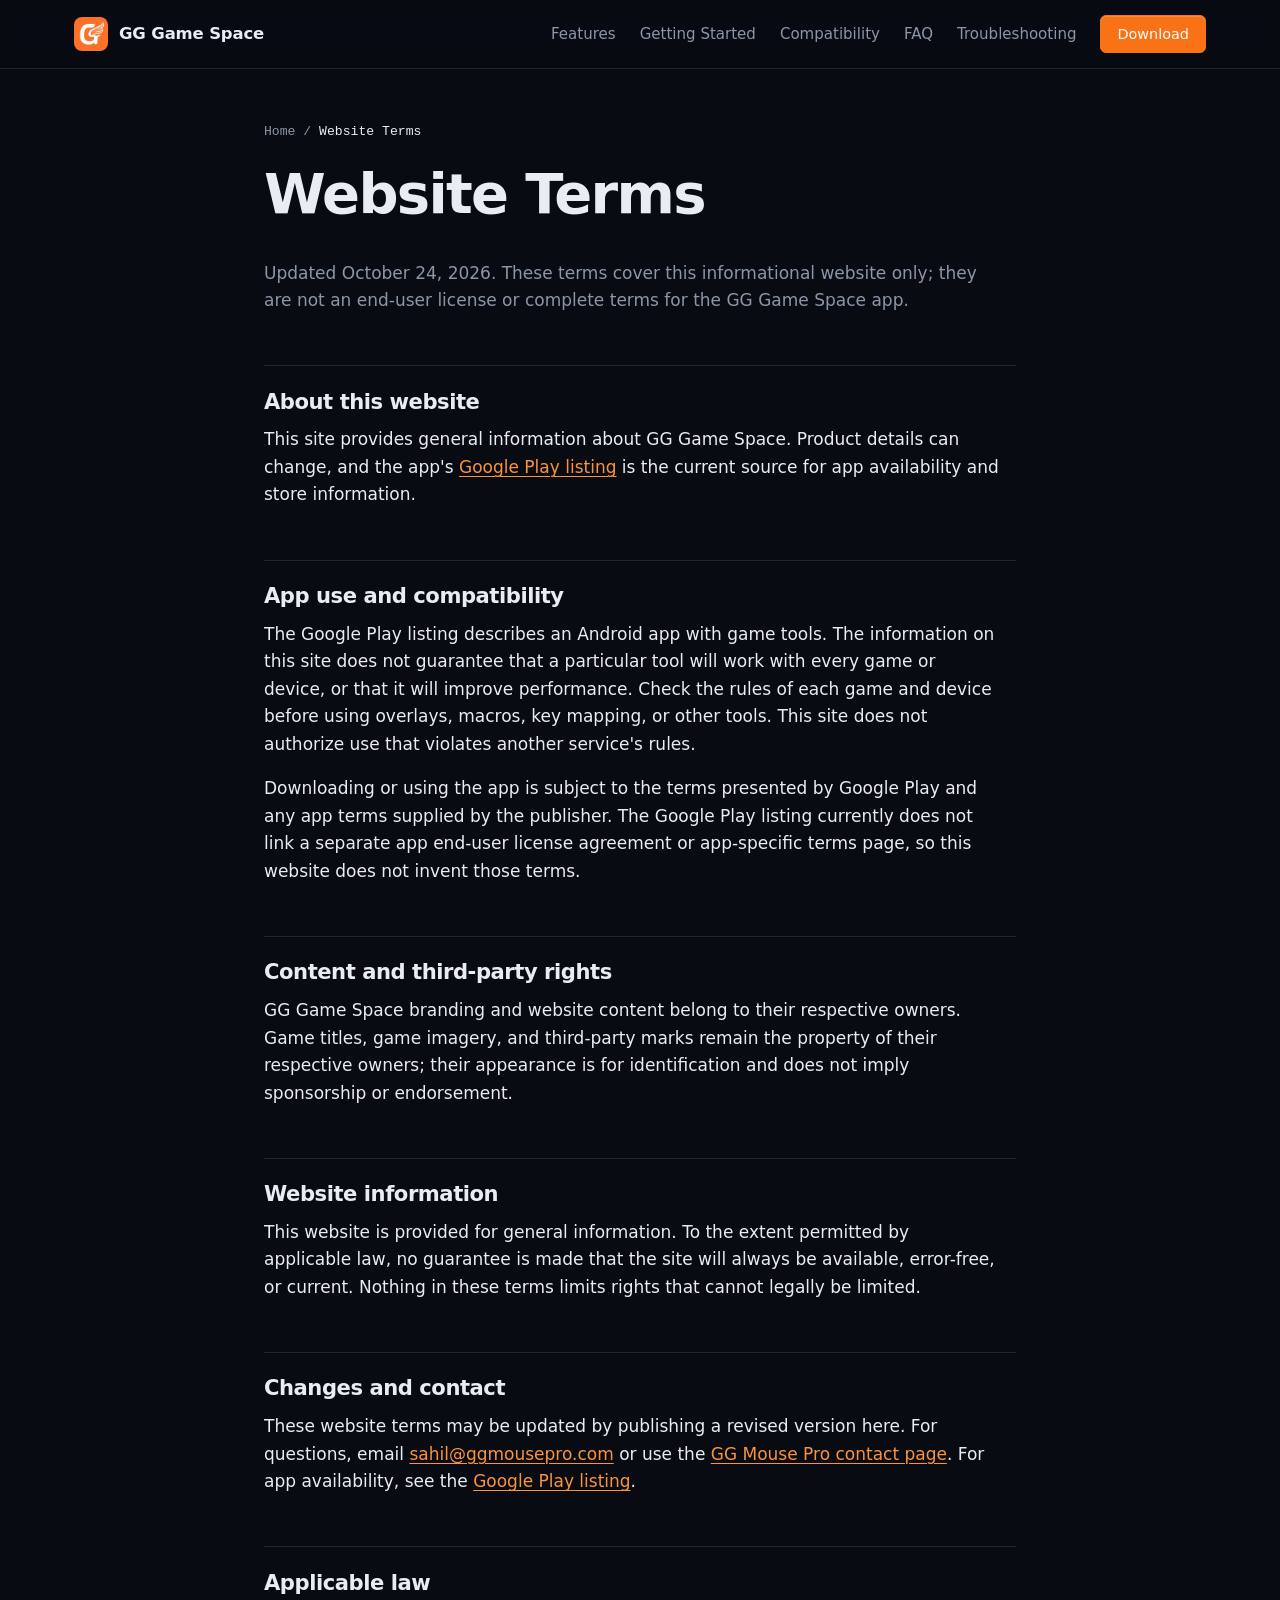
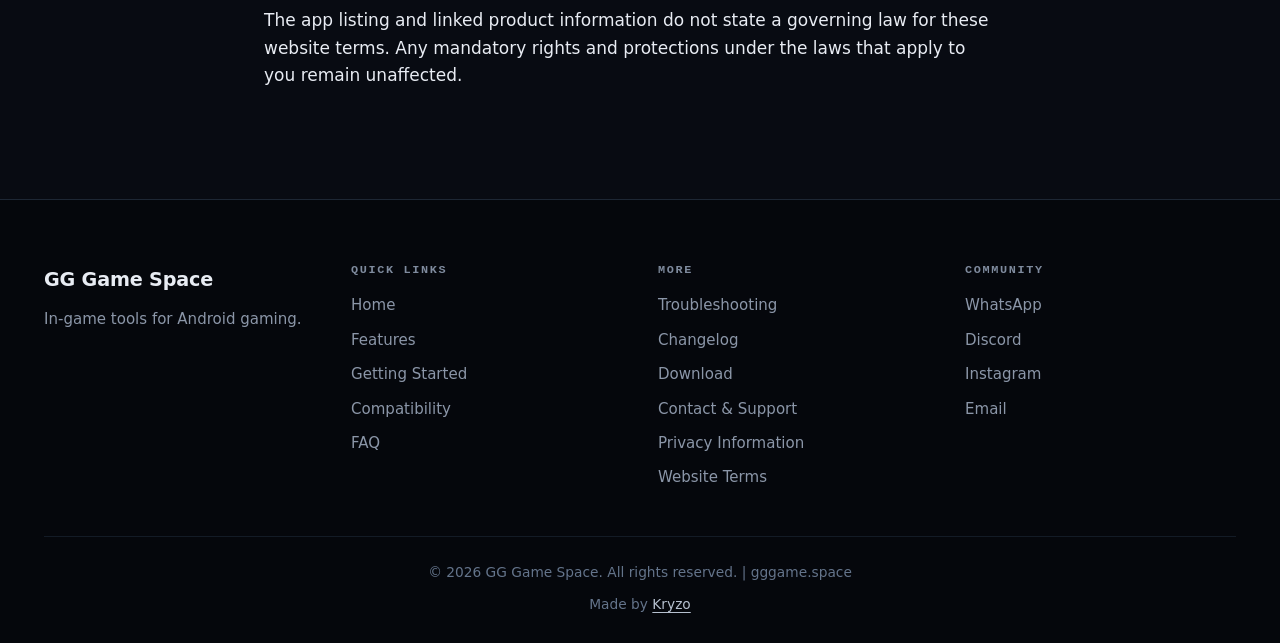
<file: terms.html>
<!doctype html>
<html lang="en">
<head>
<meta charset="utf-8">
<meta name="viewport" content="width=device-width,initial-scale=1">
<title>Website Terms | GG Game Space</title>
<meta name="description" content="Terms for using the GG Game Space informational website.">
<meta name="keywords" content="GG Game Space, GG Game Space terms, GG Game Space website terms, terms of use, Android gaming tools website, app information disclaimer, website usage terms">
<link rel="canonical" href="https://www.gggame.space/terms">
<meta name="theme-color" content="#080b12">
<link rel="icon" href="/favicon.ico" type="image/x-icon">
<link rel="icon" type="image/png" href="/assets/img/favicon-32.png" sizes="32x32">
<link rel="icon" type="image/png" href="/assets/img/logo-512.png" sizes="512x512">
<link rel="apple-touch-icon" href="/assets/img/apple-touch-icon.png">
<meta property="og:type" content="article">
<meta property="og:site_name" content="GG Game Space">
<meta property="og:title" content="Website Terms | GG Game Space">
<meta property="og:description" content="Terms for using the GG Game Space informational website.">
<meta property="og:url" content="https://www.gggame.space/terms">
<meta property="og:image" content="https://www.gggame.space/assets/img/og-image.jpg">
<meta property="og:image:width" content="1733">
<meta property="og:image:height" content="907">
<meta name="twitter:card" content="summary_large_image">
<meta name="twitter:title" content="Website Terms | GG Game Space">
<meta name="twitter:description" content="Terms for using the GG Game Space informational website.">
<meta name="twitter:image" content="https://www.gggame.space/assets/img/og-image.jpg">
<script type="application/ld+json">{"@context":"https://schema.org","@type":"BreadcrumbList","itemListElement":[{"@type":"ListItem","position":1,"name":"Home","item":"https://www.gggame.space/"},{"@type":"ListItem","position":2,"name":"Website Terms","item":"https://www.gggame.space/terms"}]}</script>
<link rel="stylesheet" href="/assets/css/style.css">
</head>
<body>
<a class="skip" href="#main">Skip to content</a>
<header class="nav"><div class="wrap">
<a class="brand" href="/" aria-label="GG Game Space, homepage"><img src="/assets/img/logo-96.webp" width="38" height="38" alt=""><span>GG Game Space</span></a>
<button class="menu-btn" aria-label="Menu" aria-expanded="false" aria-controls="nav-links"><span></span></button>
<ul class="links" id="nav-links">
<li><a href="/features">Features</a></li>
<li><a href="/getting-started">Getting Started</a></li>
<li><a href="/compatibility">Compatibility</a></li>
<li><a href="/faq">FAQ</a></li>
<li><a href="/troubleshooting">Troubleshooting</a></li>
<li><a class="btn sm" data-download href="https://play.google.com/store/apps/details?id=com.zjx.gamebox">Download</a></li>
</ul></div></header>
<main id="main" class="legal"><div class="wrap">
<nav class="bcrumb" aria-label="Breadcrumb"><a href="/">Home</a> <span aria-hidden="true">/</span> <span aria-current="page">Website Terms</span></nav>
<h1>Website Terms</h1>
<p class="muted">Updated October 24, 2026. These terms cover this informational website only; they are not an end-user license or complete terms for the GG Game Space app.</p>

<h2>About this website</h2>
<p>This site provides general information about GG Game Space. Product details can change, and the app's <a href="https://play.google.com/store/apps/details?id=com.zjx.gamebox" target="_blank" rel="noopener noreferrer">Google Play listing</a> is the current source for app availability and store information.</p>

<h2>App use and compatibility</h2>
<p>The Google Play listing describes an Android app with game tools. The information on this site does not guarantee that a particular tool will work with every game or device, or that it will improve performance. Check the rules of each game and device before using overlays, macros, key mapping, or other tools. This site does not authorize use that violates another service's rules.</p>
<p>Downloading or using the app is subject to the terms presented by Google Play and any app terms supplied by the publisher. The Google Play listing currently does not link a separate app end-user license agreement or app-specific terms page, so this website does not invent those terms.</p>

<h2>Content and third-party rights</h2>
<p>GG Game Space branding and website content belong to their respective owners. Game titles, game imagery, and third-party marks remain the property of their respective owners; their appearance is for identification and does not imply sponsorship or endorsement.</p>

<h2>Website information</h2>
<p>This website is provided for general information. To the extent permitted by applicable law, no guarantee is made that the site will always be available, error-free, or current. Nothing in these terms limits rights that cannot legally be limited.</p>

<h2>Changes and contact</h2>
<p>These website terms may be updated by publishing a revised version here. For questions, email <a href="mailto:sahil@ggmousepro.com">sahil@ggmousepro.com</a> or use the <a href="https://www.ggmousepro.in/#contact" target="_blank" rel="noopener noreferrer">GG Mouse Pro contact page</a>. For app availability, see the <a href="https://play.google.com/store/apps/details?id=com.zjx.gamebox" target="_blank" rel="noopener noreferrer">Google Play listing</a>.</p>

<h2>Applicable law</h2>
<p>The app listing and linked product information do not state a governing law for these website terms. Any mandatory rights and protections under the laws that apply to you remain unaffected.</p>
</div></main>
<footer><div class="wrap">
<div class="footer-grid">
<div class="footer-col"><a class="brand footer-brand" href="/" aria-label="GG Game Space, homepage">GG Game Space</a><p class="footer-tagline">In-game tools for Android gaming.</p></div>
<div class="footer-col"><h2>Quick Links</h2><ul>
<li><a href="/">Home</a></li><li><a href="/features">Features</a></li><li><a href="/getting-started">Getting Started</a></li><li><a href="/compatibility">Compatibility</a></li><li><a href="/faq">FAQ</a></li>
</ul></div>
<div class="footer-col"><h2>More</h2><ul>
<li><a href="/troubleshooting">Troubleshooting</a></li><li><a href="/changelog">Changelog</a></li><li><a href="/download">Download</a></li><li><a href="/contact">Contact & Support</a></li><li><a href="/privacy">Privacy Information</a></li><li><a href="/terms">Website Terms</a></li>
</ul></div>
<div class="footer-col"><h2>Community</h2><ul>
<li><a href="https://chat.whatsapp.com/F58Pa9J7zvk4swQgJOlMnC" target="_blank" rel="noopener noreferrer">WhatsApp</a></li><li><a href="https://discord.gg/nmSEC42psM" target="_blank" rel="noopener noreferrer">Discord</a></li><li><a href="https://www.instagram.com/gg_gaming_apps2/" target="_blank" rel="noopener noreferrer">Instagram</a></li><li><a href="mailto:sahil@ggmousepro.com">Email</a></li>
</ul></div>
</div>
<div class="footer-bottom"><p>&copy; 2026 GG Game Space. All rights reserved. | gggame.space</p><p class="made-by">Made by <a href="https://www.kryzo.space/" target="_blank" rel="noopener noreferrer">Kryzo</a></p></div>
</div></footer>

<div class="sticky-cta"><a class="btn" data-download data-download-label href="https://play.google.com/store/apps/details?id=com.zjx.gamebox">Get it on Google Play</a></div>

<script src="/assets/js/config.js"></script>
<script src="/assets/js/main.js"></script>
</body>
</html>
</file>
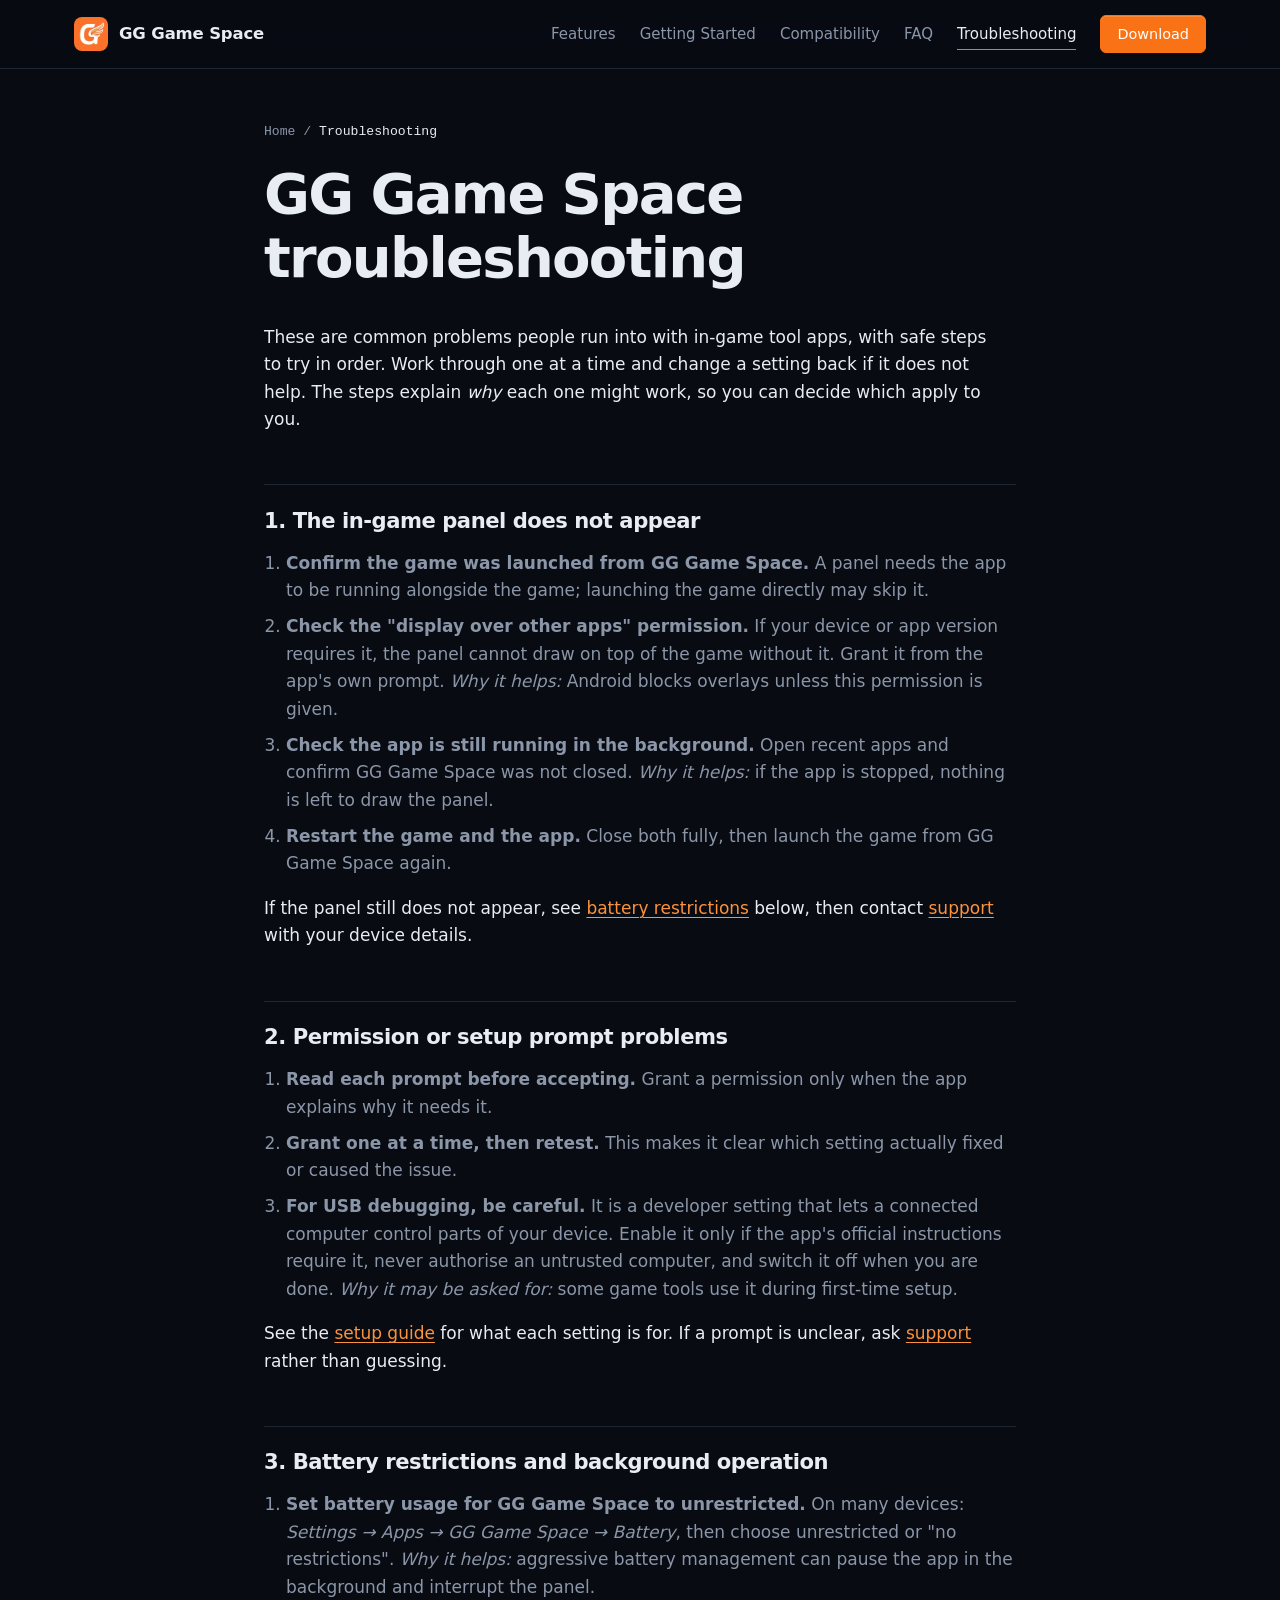
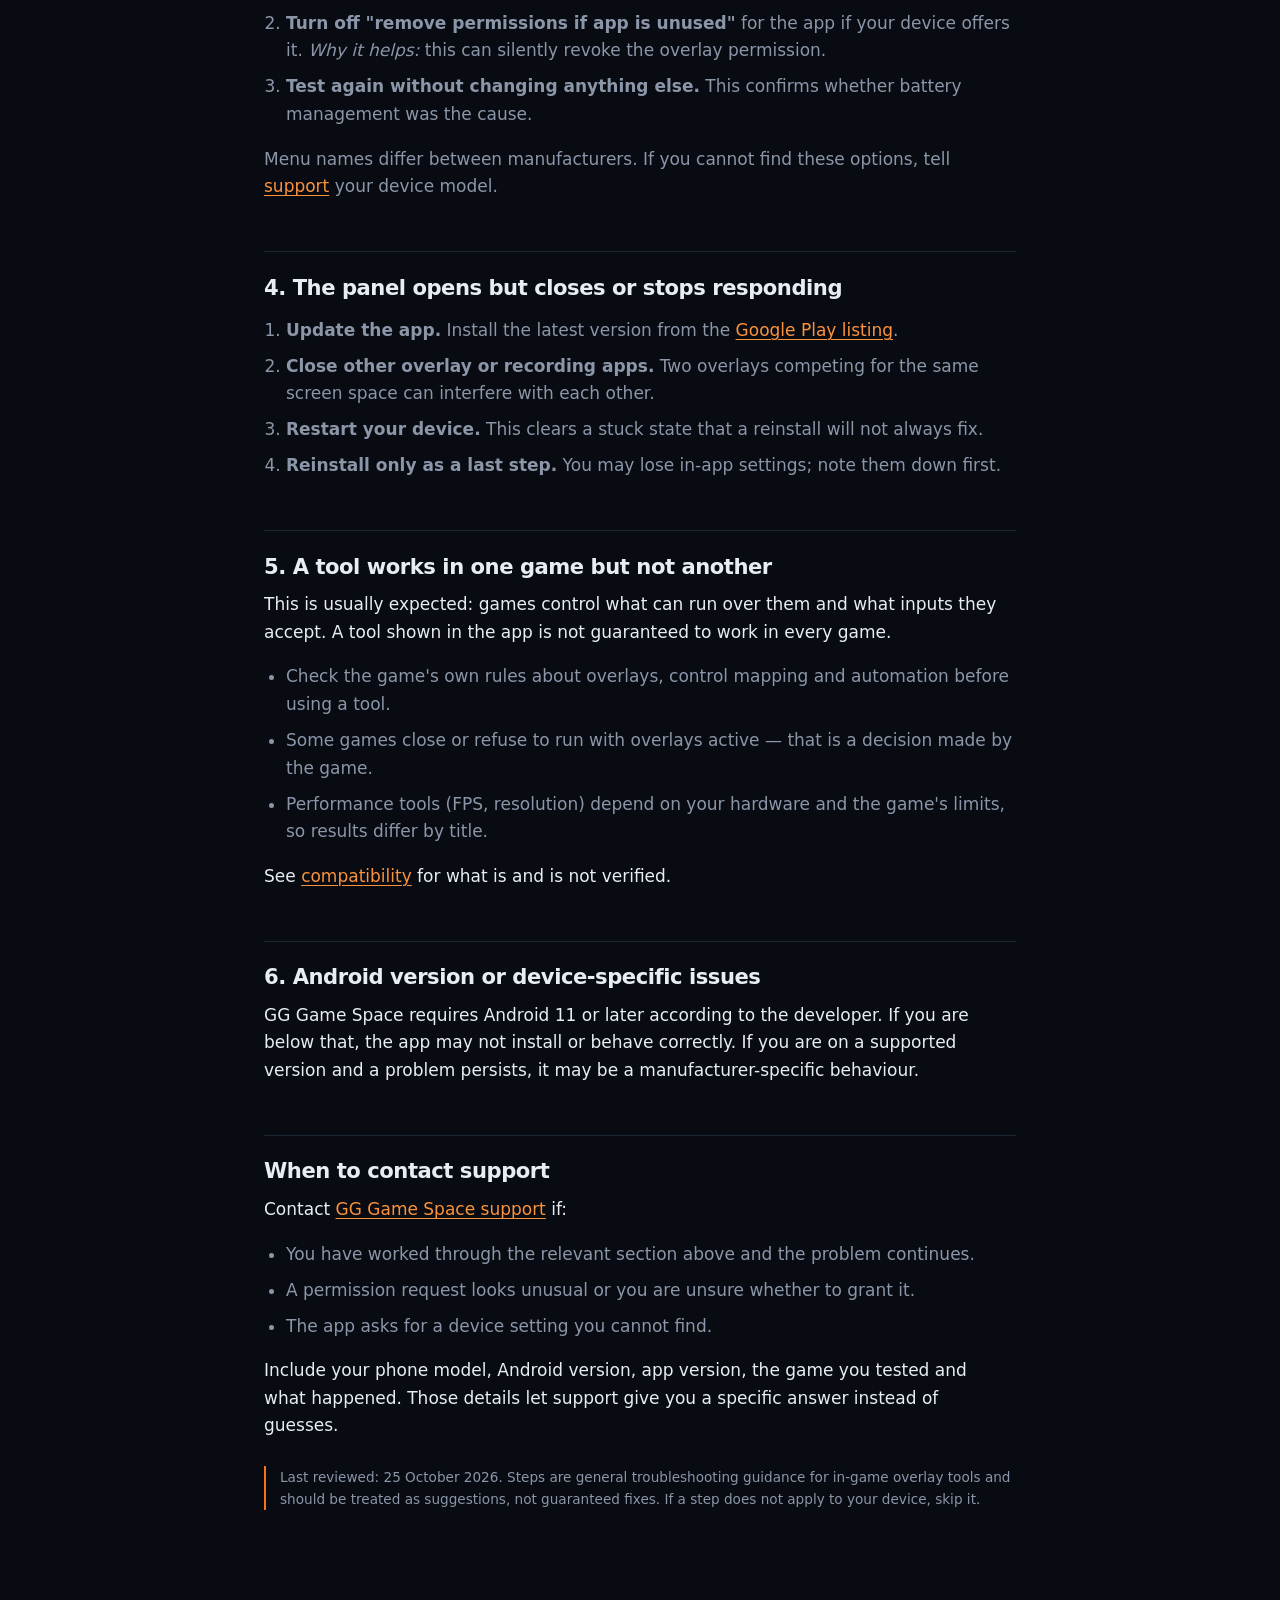
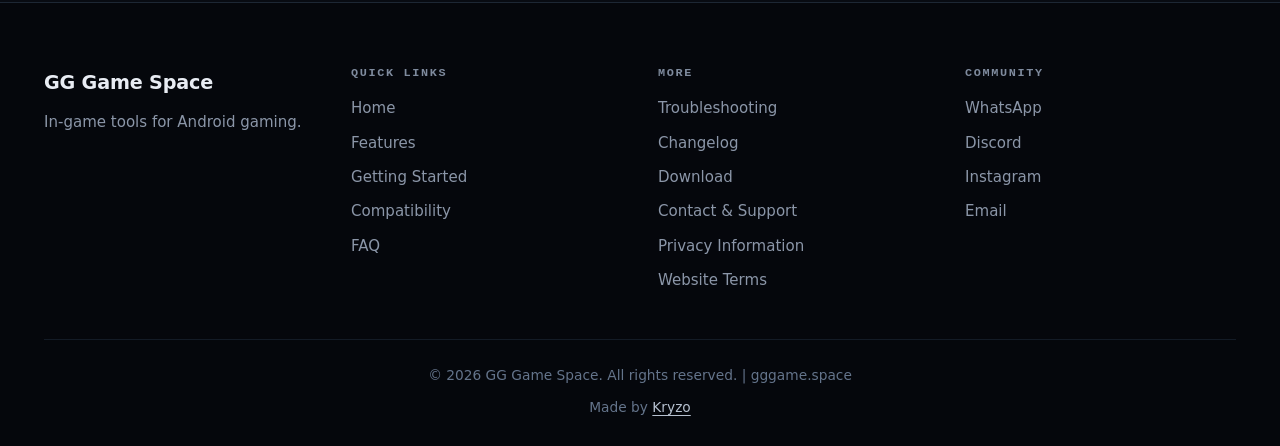
<file: troubleshooting.html>
<!doctype html>
<html lang="en">
<head>
<meta charset="utf-8">
<meta name="viewport" content="width=device-width,initial-scale=1">
<title>GG Game Space Troubleshooting – Fix Common Issues</title>
<meta name="description" content="Fix common GG Game Space problems: the in-game panel not showing, permission and setup issues, battery restrictions, the panel not opening, and game-specific limits.">
<meta name="keywords" content="GG Game Space, GG Game Space troubleshooting, GG Game Space overlay not working, GG Game Space not showing, GG Game Space permissions, GG Game Space battery settings, in-game panel not opening, Android overlay permission, Android game tool problems">
<link rel="canonical" href="https://www.gggame.space/troubleshooting">
<meta name="theme-color" content="#080b12">
<link rel="icon" href="/favicon.ico" type="image/x-icon">
<link rel="icon" type="image/png" href="/assets/img/favicon-32.png" sizes="32x32">
<link rel="icon" type="image/png" href="/assets/img/logo-512.png" sizes="512x512">
<link rel="apple-touch-icon" href="/assets/img/apple-touch-icon.png">
<meta property="og:type" content="article">
<meta property="og:site_name" content="GG Game Space">
<meta property="og:title" content="GG Game Space Troubleshooting – Fix Common Issues">
<meta property="og:description" content="Common GG Game Space problems and the safe steps to try, from the panel not showing to permission and battery settings.">
<meta property="og:url" content="https://www.gggame.space/troubleshooting">
<meta property="og:image" content="https://www.gggame.space/assets/img/og-image.jpg">
<meta property="og:image:width" content="1733">
<meta property="og:image:height" content="907">
<meta name="twitter:card" content="summary_large_image">
<meta name="twitter:title" content="GG Game Space Troubleshooting – Fix Common Issues">
<meta name="twitter:description" content="Common GG Game Space problems and the safe steps to try, from the panel not showing to permission and battery settings.">
<meta name="twitter:image" content="https://www.gggame.space/assets/img/og-image.jpg">
<script type="application/ld+json">{"@context":"https://schema.org","@type":"BreadcrumbList","itemListElement":[{"@type":"ListItem","position":1,"name":"Home","item":"https://www.gggame.space/"},{"@type":"ListItem","position":2,"name":"Troubleshooting","item":"https://www.gggame.space/troubleshooting"}]}</script>
<link rel="stylesheet" href="/assets/css/style.css">
</head>
<body>
<a class="skip" href="#main">Skip to content</a>
<header class="nav"><div class="wrap">
<a class="brand" href="/" aria-label="GG Game Space, homepage"><img src="/assets/img/logo-96.webp" width="38" height="38" alt=""><span>GG Game Space</span></a>
<button class="menu-btn" aria-label="Menu" aria-expanded="false" aria-controls="nav-links"><span></span></button>
<ul class="links" id="nav-links">
<li><a href="/features">Features</a></li>
<li><a href="/getting-started">Getting Started</a></li>
<li><a href="/compatibility">Compatibility</a></li>
<li><a href="/faq">FAQ</a></li>
<li><a href="/troubleshooting" aria-current="page">Troubleshooting</a></li>
<li><a class="btn sm" data-download href="https://play.google.com/store/apps/details?id=com.zjx.gamebox">Download</a></li>
</ul></div></header>

<main id="main" class="legal"><div class="wrap">
<nav class="bcrumb" aria-label="Breadcrumb"><a href="/">Home</a> <span aria-hidden="true">/</span> <span aria-current="page">Troubleshooting</span></nav>
<h1>GG Game Space troubleshooting</h1>
<p>These are common problems people run into with in-game tool apps, with safe steps to try in order. Work through one at a time and change a setting back if it does not help. The steps explain <em>why</em> each one might work, so you can decide which apply to you.</p>

<h2 id="panel-missing">1. The in-game panel does not appear</h2>
<ol>
<li><strong>Confirm the game was launched from GG Game Space.</strong> A panel needs the app to be running alongside the game; launching the game directly may skip it.</li>
<li><strong>Check the "display over other apps" permission.</strong> If your device or app version requires it, the panel cannot draw on top of the game without it. Grant it from the app's own prompt. <em>Why it helps:</em> Android blocks overlays unless this permission is given.</li>
<li><strong>Check the app is still running in the background.</strong> Open recent apps and confirm GG Game Space was not closed. <em>Why it helps:</em> if the app is stopped, nothing is left to draw the panel.</li>
<li><strong>Restart the game and the app.</strong> Close both fully, then launch the game from GG Game Space again.</li>
</ol>
<p>If the panel still does not appear, see <a href="#battery">battery restrictions</a> below, then contact <a href="/contact">support</a> with your device details.</p>

<h2 id="permissions">2. Permission or setup prompt problems</h2>
<ol>
<li><strong>Read each prompt before accepting.</strong> Grant a permission only when the app explains why it needs it.</li>
<li><strong>Grant one at a time, then retest.</strong> This makes it clear which setting actually fixed or caused the issue.</li>
<li><strong>For USB debugging, be careful.</strong> It is a developer setting that lets a connected computer control parts of your device. Enable it only if the app's official instructions require it, never authorise an untrusted computer, and switch it off when you are done. <em>Why it may be asked for:</em> some game tools use it during first-time setup.</li>
</ol>
<p>See the <a href="/getting-started">setup guide</a> for what each setting is for. If a prompt is unclear, ask <a href="/contact">support</a> rather than guessing.</p>

<h2 id="battery">3. Battery restrictions and background operation</h2>
<ol>
<li><strong>Set battery usage for GG Game Space to unrestricted.</strong> On many devices: <em>Settings &rarr; Apps &rarr; GG Game Space &rarr; Battery</em>, then choose unrestricted or "no restrictions". <em>Why it helps:</em> aggressive battery management can pause the app in the background and interrupt the panel.</li>
<li><strong>Turn off "remove permissions if app is unused"</strong> for the app if your device offers it. <em>Why it helps:</em> this can silently revoke the overlay permission.</li>
<li><strong>Test again without changing anything else.</strong> This confirms whether battery management was the cause.</li>
</ol>
<p class="muted">Menu names differ between manufacturers. If you cannot find these options, tell <a href="/contact">support</a> your device model.</p>

<h2 id="panel-closes">4. The panel opens but closes or stops responding</h2>
<ol>
<li><strong>Update the app.</strong> Install the latest version from the <a href="https://play.google.com/store/apps/details?id=com.zjx.gamebox" target="_blank" rel="noopener noreferrer">Google Play listing</a>.</li>
<li><strong>Close other overlay or recording apps.</strong> Two overlays competing for the same screen space can interfere with each other.</li>
<li><strong>Restart your device.</strong> This clears a stuck state that a reinstall will not always fix.</li>
<li><strong>Reinstall only as a last step.</strong> You may lose in-app settings; note them down first.</li>
</ol>

<h2 id="game-specific">5. A tool works in one game but not another</h2>
<p>This is usually expected: games control what can run over them and what inputs they accept. A tool shown in the app is not guaranteed to work in every game.</p>
<ul>
<li>Check the game's own rules about overlays, control mapping and automation before using a tool.</li>
<li>Some games close or refuse to run with overlays active — that is a decision made by the game.</li>
<li>Performance tools (FPS, resolution) depend on your hardware and the game's limits, so results differ by title.</li>
</ul>
<p>See <a href="/compatibility">compatibility</a> for what is and is not verified.</p>

<h2 id="android-version">6. Android version or device-specific issues</h2>
<p>GG Game Space requires Android 11 or later according to the developer. If you are below that, the app may not install or behave correctly. If you are on a supported version and a problem persists, it may be a manufacturer-specific behaviour.</p>

<h2>When to contact support</h2>
<p>Contact <a href="/contact">GG Game Space support</a> if:</p>
<ul>
<li>You have worked through the relevant section above and the problem continues.</li>
<li>A permission request looks unusual or you are unsure whether to grant it.</li>
<li>The app asks for a device setting you cannot find.</li>
</ul>
<p>Include your phone model, Android version, app version, the game you tested and what happened. Those details let support give you a specific answer instead of guesses.</p>

<p class="updated">Last reviewed: 25 October 2026. Steps are general troubleshooting guidance for in-game overlay tools and should be treated as suggestions, not guaranteed fixes. If a step does not apply to your device, skip it.</p>
</div></main>

<footer><div class="wrap"><div class="footer-grid">
<div class="footer-col"><a class="brand footer-brand" href="/" aria-label="GG Game Space, homepage">GG Game Space</a><p class="footer-tagline">In-game tools for Android gaming.</p></div>
<div class="footer-col"><h2>Quick Links</h2><ul><li><a href="/">Home</a></li><li><a href="/features">Features</a></li><li><a href="/getting-started">Getting Started</a></li><li><a href="/compatibility">Compatibility</a></li><li><a href="/faq">FAQ</a></li></ul></div>
<div class="footer-col"><h2>More</h2><ul><li><a href="/troubleshooting">Troubleshooting</a></li><li><a href="/changelog">Changelog</a></li><li><a href="/download">Download</a></li><li><a href="/contact">Contact &amp; Support</a></li><li><a href="/privacy">Privacy Information</a></li><li><a href="/terms">Website Terms</a></li></ul></div>
<div class="footer-col"><h2>Community</h2><ul><li><a href="https://chat.whatsapp.com/F58Pa9J7zvk4swQgJOlMnC" target="_blank" rel="noopener noreferrer">WhatsApp</a></li><li><a href="https://discord.gg/nmSEC42psM" target="_blank" rel="noopener noreferrer">Discord</a></li><li><a href="https://www.instagram.com/gg_gaming_apps2/" target="_blank" rel="noopener noreferrer">Instagram</a></li><li><a href="mailto:sahil@ggmousepro.com">Email</a></li></ul></div>
</div><div class="footer-bottom"><p>&copy; 2026 GG Game Space. All rights reserved. | gggame.space</p><p class="made-by">Made by <a href="https://www.kryzo.space/" target="_blank" rel="noopener noreferrer">Kryzo</a></p></div></div></footer>

<div class="sticky-cta"><a class="btn" data-download data-download-label href="https://play.google.com/store/apps/details?id=com.zjx.gamebox">Get it on Google Play</a></div>

<script src="/assets/js/config.js"></script><script src="/assets/js/main.js"></script>
</body>
</html>
</file>
<file: assets/css/style.css>
/* ==========================================================================
   GG Game Space — interface styles
   Direction: dark "instrument panel" look. Hairline structure, sharp corners,
   a single restrained orange accent, and mono labels for technical values.
   No external fonts or assets — everything falls back to the system stack.
   ========================================================================== */

:root {
  --bg: #080b12;
  --panel: #0e131c;
  --panel-2: #0b0f16;
  --line: #1d2734;
  --line-2: #2a3646;
  --text: #e8ecf3;
  --muted: #8b96a8;
  --orange: #f97316;
  --orange-2: #fb923c;
  --orange-soft: rgba(249, 115, 22, .12);
  --ok: #34d399;
  --warn: #f5b942;
  --on-accent: #ffffff;
  --footer: #05070c;
  --sans: "Segoe UI Variable Display", "Segoe UI", system-ui, -apple-system, Roboto, "Helvetica Neue", Arial, sans-serif;
  --mono: "JetBrains Mono", "SFMono-Regular", ui-monospace, Menlo, Consolas, "Courier New", monospace;
  --r: 6px;
  --max: 1180px;
}

* {
  box-sizing: border-box
}

html {
  scroll-behavior: smooth;
  scroll-padding-top: 84px;
  -webkit-text-size-adjust: 100%;
  color-scheme: dark
}

body {
  margin: 0;
  background: var(--bg);
  color: var(--text);
  font: 400 1.0625rem/1.62 var(--sans);
  -webkit-font-smoothing: antialiased
}

img {
  max-width: 100%;
  height: auto;
  display: block
}

a {
  color: var(--orange-2);
  text-underline-offset: 3px;
  text-decoration-thickness: 1px
}

a:hover {
  color: var(--orange)
}

h1, h2, h3 {
  line-height: 1.14;
  letter-spacing: -.022em;
  margin: 0 0 .6em;
  font-weight: 700;
  color: var(--text)
}

h1 {
  font-size: clamp(2.1rem, 5vw, 3.5rem);
  letter-spacing: -.03em
}

h2 {
  font-size: clamp(1.5rem, 2.7vw, 2.05rem)
}

h3 {
  font-size: 1.06rem;
  letter-spacing: -.012em;
  margin-bottom: .3em
}

p {
  margin: 0 0 1em;
  max-width: 68ch
}

:focus-visible {
  outline: 2px solid var(--orange);
  outline-offset: 3px;
  border-radius: 4px
}

/* ---------- layout ---------- */
.wrap {
  max-width: var(--max);
  margin: 0 auto;
  padding: 0 24px
}

section {
  padding: 84px 0
}

.muted {
  color: var(--muted)
}

.note {
  font-size: .9rem;
  color: var(--muted);
  margin-top: 18px
}

.skip {
  position: absolute;
  left: -999px;
  top: 8px;
  background: var(--orange);
  color: var(--on-accent);
  padding: 10px 16px;
  z-index: 99;
  border-radius: var(--r)
}

.skip:focus {
  left: 8px
}

/* ---------- navigation ---------- */
.nav {
  position: sticky;
  top: 0;
  z-index: 50;
  background: rgba(8, 11, 18, .86);
  backdrop-filter: blur(14px) saturate(140%);
  border-bottom: 1px solid var(--line)
}

.nav .wrap {
  display: flex;
  align-items: center;
  justify-content: space-between;
  height: 68px;
  gap: 20px
}

.brand {
  display: flex;
  align-items: center;
  gap: 11px;
  color: var(--text);
  text-decoration: none;
  font-weight: 700;
  font-size: 1.03rem;
  letter-spacing: -.01em;
  white-space: nowrap
}

.brand img {
  width: 34px;
  height: 34px;
  border-radius: 8px
}

.links {
  display: flex;
  align-items: center;
  gap: 24px;
  list-style: none;
  margin: 0;
  padding: 0
}

.links a {
  color: var(--muted);
  text-decoration: none;
  font-size: .94rem;
  font-weight: 500;
  transition: color .16s ease
}

.links a:hover,
.links a[aria-current="page"] {
  color: var(--text)
}

.links a.btn,
.links a.btn:hover {
  color: var(--on-accent)
}

.menu-btn {
  display: none;
  background: none;
  border: 1px solid var(--line);
  color: var(--text);
  width: 42px;
  height: 42px;
  border-radius: var(--r);
  cursor: pointer
}

.menu-btn span,
.menu-btn span::before,
.menu-btn span::after {
  display: block;
  width: 18px;
  height: 1.5px;
  background: currentColor;
  margin: auto;
  position: relative;
  content: ""
}

.menu-btn span::before {
  position: absolute;
  top: -5px
}

.menu-btn span::after {
  position: absolute;
  top: 5px
}

/* ---------- buttons ---------- */
.btn {
  display: inline-flex;
  align-items: center;
  justify-content: center;
  gap: 8px;
  min-height: 46px;
  padding: 0 22px;
  border-radius: var(--r);
  font: 600 .97rem var(--sans);
  text-decoration: none;
  border: 1px solid var(--orange);
  background: var(--orange);
  color: var(--on-accent);
  cursor: pointer;
  box-shadow: inset 0 1px 0 rgba(255, 255, 255, .16);
  transition: background .18s ease, border-color .18s ease, transform .18s ease, color .18s ease
}

.btn:hover {
  background: var(--orange-2);
  border-color: var(--orange-2);
  color: var(--on-accent)
}

.btn:active {
  transform: translateY(1px)
}

.btn.ghost {
  background: rgba(255, 255, 255, .02);
  color: var(--text);
  border-color: var(--line-2);
  box-shadow: none
}

.btn.ghost:hover {
  border-color: var(--muted);
  background: rgba(255, 255, 255, .05);
  color: var(--text)
}

.btn[aria-disabled="true"] {
  background: transparent;
  border: 1px dashed var(--line-2);
  color: var(--muted);
  cursor: not-allowed;
  pointer-events: none;
  box-shadow: none
}

.btn.sm {
  min-height: 38px;
  padding: 0 16px;
  font-size: .9rem
}

/* ---------- hero ---------- */
.hero {
  position: relative;
  padding: 74px 0 88px;
  border-bottom: 1px solid var(--line);
  background-image:
    radial-gradient(ellipse 52% 68% at 86% -22%, rgba(249, 115, 22, .13), transparent 62%),
    linear-gradient(rgba(255, 255, 255, .022) 1px, transparent 1px),
    linear-gradient(90deg, rgba(255, 255, 255, .022) 1px, transparent 1px);
  background-size: auto, 46px 46px, 46px 46px;
  background-position: 0 0, -1px -1px, -1px -1px
}

.hero .wrap {
  display: grid;
  grid-template-columns: 1.1fr .9fr;
  gap: 56px;
  align-items: center
}

.eyebrow {
  display: inline-flex;
  align-items: center;
  gap: 9px;
  font-family: var(--mono);
  font-size: .74rem;
  text-transform: uppercase;
  letter-spacing: .16em;
  color: var(--muted);
  margin: 0 0 20px
}

.eyebrow::before {
  content: "";
  width: 7px;
  height: 7px;
  border-radius: 50%;
  background: var(--orange);
  box-shadow: 0 0 0 4px var(--orange-soft)
}

.hero h1 .hl {
  color: var(--orange)
}

.hero p.lead {
  font-size: 1.12rem;
  color: var(--muted);
  max-width: 56ch
}

.cta {
  display: flex;
  flex-wrap: wrap;
  gap: 12px;
  margin-top: 30px
}

/* device / screenshot frame */
.device {
  position: relative;
  justify-self: center;
  width: 100%;
  max-width: 540px;
  margin: 0;
  padding: 10px;
  border-radius: 10px;
  border: 1px solid var(--line-2);
  background: var(--panel);
  box-shadow: 0 30px 70px rgba(0, 0, 0, .55)
}

.device::after {
  content: "";
  position: absolute;
  inset: 0;
  border-radius: 10px;
  pointer-events: none;
  background: linear-gradient(180deg, rgba(255, 255, 255, .06), transparent 28%)
}

.device img {
  width: 100%;
  border-radius: 6px
}

/* ---------- trust strip ---------- */
.trust {
  border-bottom: 1px solid var(--line);
  background: var(--panel-2)
}

.trust .wrap {
  display: grid;
  grid-template-columns: repeat(3, 1fr)
}

.trust .wrap > div {
  display: grid;
  gap: 6px;
  padding: 22px 26px;
  border-left: 1px solid var(--line)
}

.trust .wrap > div:first-child {
  border-left: 0;
  padding-left: 0
}

.t-label {
  font-family: var(--mono);
  font-size: .72rem;
  text-transform: uppercase;
  letter-spacing: .14em;
  color: var(--muted)
}

.t-value {
  font-size: 1rem;
  font-weight: 600;
  color: var(--text)
}

/* ---------- section headers ---------- */
.sec-head {
  display: grid;
  grid-template-columns: 52px 1fr;
  gap: 22px;
  align-items: baseline;
  border-top: 1px solid var(--line);
  padding-top: 22px;
  margin-bottom: 24px
}

.sec-num {
  font-family: var(--mono);
  font-size: .8rem;
  letter-spacing: .08em;
  color: var(--orange)
}

.sec-head h2 {
  margin: 0
}

/* ---------- tool grid (home) ---------- */
.tools {
  list-style: none;
  margin: 30px 0 0;
  padding: 0;
  columns: 2;
  column-gap: 52px;
  column-rule: 1px solid var(--line)
}

.tools li {
  break-inside: avoid;
  padding: 20px 0;
  border-bottom: 1px solid var(--line)
}

.tools h3 {
  display: flex;
  align-items: center;
  gap: 10px;
  margin: 0 0 6px
}

.tools svg {
  width: 19px;
  height: 19px;
  flex: none;
  stroke: var(--orange);
  fill: none;
  stroke-width: 1.7;
  stroke-linecap: round;
  stroke-linejoin: round
}

.tools p {
  margin: 0;
  color: var(--muted);
  font-size: .93rem;
  max-width: none
}

.learn {
  display: inline-block;
  margin-top: 10px;
  font-family: var(--mono);
  font-size: .82rem;
  font-weight: 500;
  letter-spacing: .02em;
  text-decoration: none;
  color: var(--orange-2)
}

.learn::after {
  content: " \2192";
  display: inline-block;
  transition: transform .18s ease
}

.learn:hover::after {
  transform: translateX(3px)
}

/* ---------- screenshot gallery ---------- */
.gallery {
  display: grid;
  grid-template-columns: 1.6fr 1fr;
  gap: 24px;
  margin-top: 30px;
  align-items: start
}

.gallery figure {
  margin: 0
}

.gallery img {
  width: 100%;
  border-radius: 8px;
  border: 1px solid var(--line);
  background: var(--panel)
}

figcaption {
  font-family: var(--mono);
  font-size: .82rem;
  letter-spacing: .01em;
  color: var(--muted);
  margin-top: 12px
}

/* ---------- numbered flow ---------- */
.flow {
  list-style: none;
  margin: 30px 0 0;
  padding: 0;
  display: grid;
  grid-template-columns: repeat(3, 1fr);
  border-top: 1px solid var(--line);
  counter-reset: f
}

.flow li {
  counter-increment: f;
  padding: 26px 26px 30px 0;
  border-right: 1px solid var(--line)
}

.flow li + li {
  padding-left: 26px
}

.flow li:last-child {
  border-right: 0;
  padding-right: 0
}

.flow li::before {
  content: "0" counter(f);
  display: block;
  font-family: var(--mono);
  font-size: .82rem;
  letter-spacing: .1em;
  color: var(--orange);
  margin-bottom: 14px
}

.flow h3 {
  margin: 0 0 6px
}

.flow p {
  margin: 0;
  color: var(--muted);
  font-size: .93rem
}

/* ---------- spec list ---------- */
dl.spec {
  margin: 26px 0 0;
  border-top: 1px solid var(--line)
}

dl.spec > div {
  display: grid;
  grid-template-columns: 220px 1fr;
  gap: 20px;
  padding: 16px 0;
  border-bottom: 1px solid var(--line)
}

dl.spec dt {
  font-family: var(--mono);
  font-size: .78rem;
  text-transform: uppercase;
  letter-spacing: .06em;
  font-weight: 600;
  color: var(--muted);
  padding-top: 3px
}

dl.spec dd {
  margin: 0;
  color: var(--text)
}

/* ---------- data table ---------- */
.table-wrap {
  overflow-x: auto;
  margin-top: 30px;
  border: 1px solid var(--line);
  border-radius: 8px
}

table.data {
  width: 100%;
  border-collapse: collapse;
  font-size: .95rem;
  min-width: 560px
}

table.data caption {
  text-align: left;
  padding: 16px 20px;
  color: var(--muted);
  font-size: .9rem;
  border-bottom: 1px solid var(--line)
}

table.data th,
table.data td {
  text-align: left;
  padding: 14px 20px;
  border-bottom: 1px solid var(--line);
  vertical-align: top
}

table.data thead th {
  background: rgba(255, 255, 255, .035);
  color: var(--text);
  font-family: var(--mono);
  font-size: .76rem;
  text-transform: uppercase;
  letter-spacing: .1em
}

table.data tbody tr:last-child th,
table.data tbody tr:last-child td {
  border-bottom: 0
}

table.data tbody th {
  font-weight: 600;
  color: var(--text)
}

table.data td {
  color: var(--muted)
}

.badge {
  display: inline-block;
  padding: 2px 8px;
  border-radius: 4px;
  font-family: var(--mono);
  font-size: .72rem;
  font-weight: 500;
  text-transform: uppercase;
  letter-spacing: .06em;
  border: 1px solid var(--line-2);
  color: var(--muted)
}

.badge.ok {
  color: var(--ok);
  border-color: rgba(52, 211, 153, .35);
  background: rgba(52, 211, 153, .09)
}

.badge.warn {
  color: var(--warn);
  border-color: rgba(245, 185, 66, .35);
  background: rgba(245, 185, 66, .09)
}

.badge.unk {
  color: var(--muted);
  border-color: var(--line-2);
  background: rgba(255, 255, 255, .03)
}

.updated {
  font-size: .85rem;
  color: var(--muted);
  border-left: 2px solid var(--orange);
  padding-left: 14px;
  margin: 26px 0 0;
  max-width: none
}

/* ---------- FAQ ---------- */
.faq {
  margin-top: 24px;
  border-top: 1px solid var(--line);
  max-width: 820px
}

details {
  border-bottom: 1px solid var(--line)
}

summary {
  cursor: pointer;
  padding: 18px 42px 18px 0;
  font-weight: 600;
  color: var(--text);
  list-style: none;
  position: relative
}

summary::-webkit-details-marker {
  display: none
}

summary::after {
  content: "";
  position: absolute;
  right: 7px;
  top: 50%;
  width: 11px;
  height: 11px;
  margin-top: -6px;
  border-right: 1.5px solid var(--orange);
  border-bottom: 1.5px solid var(--orange);
  transform: rotate(45deg);
  transition: transform .2s ease
}

details[open] summary::after {
  transform: rotate(225deg)
}

details p {
  color: var(--muted);
  padding-right: 42px
}

/* ---------- breadcrumbs ---------- */
.bcrumb {
  font-family: var(--mono);
  font-size: .82rem;
  color: var(--muted);
  margin: 0 0 20px
}

.bcrumb a {
  color: var(--muted);
  text-decoration: none
}

.bcrumb a:hover {
  color: var(--orange-2)
}

.bcrumb span[aria-current] {
  color: var(--text)
}

/* ---------- closing band ---------- */
.band {
  position: relative;
  overflow: hidden;
  border: 1px solid var(--line);
  border-radius: 8px;
  padding: 38px 40px;
  background: var(--panel);
  display: flex;
  flex-wrap: wrap;
  gap: 26px;
  align-items: center;
  justify-content: space-between
}

.band::before {
  content: "";
  position: absolute;
  left: 0;
  top: 0;
  bottom: 0;
  width: 3px;
  background: var(--orange)
}

.band h2 {
  margin: 0 0 6px;
  font-size: 1.5rem
}

.band p {
  margin: 0;
  color: var(--muted)
}

/* ---------- content pages ---------- */
.legal {
  padding: 52px 0 92px
}

.legal .wrap {
  max-width: 800px
}

.legal h2 {
  font-size: 1.32rem;
  margin-top: 2.4em;
  padding-top: 1.1em;
  border-top: 1px solid var(--line);
  scroll-margin-top: 96px
}

.legal h3 {
  margin-top: 1.8em;
  scroll-margin-top: 96px
}

.legal ul,
.legal ol {
  color: var(--muted);
  padding-left: 22px
}

.legal li {
  margin-bottom: .5em
}

.lead-row {
  display: flex;
  flex-wrap: wrap;
  gap: 12px;
  margin: 26px 0 6px
}

.foot-desc {
  margin: 12px 0 0
}

/* ---------- footer ---------- */
footer {
  background: var(--footer);
  color: #fff;
  padding: 64px 0 28px;
  font-size: .94rem;
  border-top: 1px solid var(--line)
}

footer .wrap {
  max-width: 1240px
}

.footer-grid {
  display: grid;
  grid-template-columns: repeat(4, minmax(0, 1fr));
  gap: 36px;
  margin-bottom: 46px
}

.footer-brand {
  font-size: 1.2rem
}

.footer-tagline {
  color: var(--muted);
  margin: 12px 0 0;
  max-width: 34ch
}

.footer-col h2 {
  font-family: var(--mono);
  font-size: .74rem;
  text-transform: uppercase;
  letter-spacing: .14em;
  font-weight: 600;
  margin: 0 0 16px;
  color: #7f8b9e
}

footer ul {
  list-style: none;
  margin: 0;
  padding: 0;
  display: grid;
  gap: 10px
}

footer a {
  color: var(--muted);
  text-decoration: none;
  transition: color .16s ease
}

footer a:hover {
  color: #fff
}

footer li a {
  display: inline-block
}

.footer-bottom {
  border-top: 1px solid #131b26;
  padding-top: 24px;
  text-align: center;
  color: #64748b
}

.footer-bottom p {
  max-width: none;
  margin: 0 auto;
  font-size: .86rem
}

.footer-bottom .made-by {
  margin-top: 10px
}

.footer-bottom .made-by a {
  color: #b6c0cf;
  text-decoration: underline;
  text-underline-offset: 3px
}

/* ---------- mobile sticky CTA ---------- */
.sticky-cta {
  display: none
}

/* ==========================================================================
   Responsive
   ========================================================================== */
@media (max-width:1000px) {
  .tools {
    columns: 1
  }

  .flow {
    grid-template-columns: 1fr
  }

  .flow li {
    border-right: 0;
    border-bottom: 1px solid var(--line);
    padding: 24px 0
  }

  .flow li + li {
    padding-left: 0
  }

  .flow li:last-child {
    border-bottom: 0
  }
}

@media (max-width:900px) {
  section {
    padding: 62px 0
  }

  .hero {
    padding: 52px 0 68px
  }

  .hero .wrap {
    grid-template-columns: 1fr;
    gap: 40px
  }

  .hero .device {
    order: -1;
    max-width: 620px
  }

  .trust .wrap {
    grid-template-columns: 1fr 1fr
  }

  .trust .wrap > div:nth-child(3) {
    border-left: 0;
    padding-left: 0
  }

  .gallery {
    grid-template-columns: 1fr
  }

  .footer-grid {
    grid-template-columns: repeat(2, minmax(0, 1fr))
  }
}

@media (max-width:720px) {
  .wrap {
    padding-right: 18px;
    padding-left: 18px
  }

  section {
    padding: 50px 0
  }

  .sec-head {
    grid-template-columns: 1fr;
    gap: 8px
  }

  .cta .btn,
  .band .btn {
    flex: 1 1 100%
  }

  .menu-btn {
    display: block
  }

  .links {
    display: none;
    position: absolute;
    top: 68px;
    left: 0;
    right: 0;
    flex-direction: column;
    align-items: stretch;
    gap: 0;
    background: var(--panel-2);
    border-bottom: 1px solid var(--line);
    padding: 8px 20px 20px
  }

  .links.open {
    display: flex
  }

  .links li a {
    display: block;
    padding: 15px 0;
    border-bottom: 1px solid var(--line)
  }

  .links li a.btn {
    display: inline-flex;
    width: 100%;
    justify-content: center;
    padding: 0 18px;
    border-bottom: 1px solid var(--orange)
  }

  .links li:last-child a {
    margin-top: 14px
  }

  .trust .wrap {
    grid-template-columns: 1fr
  }

  .trust .wrap > div {
    border-left: 0;
    padding: 18px 0
  }

  .trust .wrap > div + div {
    border-top: 1px solid var(--line)
  }

  .footer-grid {
    grid-template-columns: 1fr 1fr;
    gap: 30px 20px
  }

  .band {
    padding: 28px 22px
  }

  dl.spec > div {
    grid-template-columns: 1fr;
    gap: 4px
  }

  /* compact sticky bottom download action, mobile only */
  .sticky-cta {
    display: block;
    position: fixed;
    left: 0;
    right: 0;
    bottom: 0;
    z-index: 60;
    padding: 12px 18px calc(12px + env(safe-area-inset-bottom));
    background: rgba(8, 11, 18, .94);
    backdrop-filter: blur(10px);
    border-top: 1px solid var(--line)
  }

  .sticky-cta .btn {
    width: 100%
  }

  body {
    padding-bottom: 84px
  }
}

/* ==========================================================================
   Motion & interaction layer
   Additive only: a staggered hero entrance, scroll-driven reveals and
   hover feedback. Scroll-driven animations degrade to static content
   where unsupported, so nothing depends on them.
   ========================================================================== */
:root {
  --ease: cubic-bezier(.4, 0, .2, 1);
  --ease-out: cubic-bezier(.16, 1, .3, 1)
}

/* ---------- entrances ---------- */
@media (prefers-reduced-motion:no-preference) {
  @keyframes riseIn {
    from {
      opacity: 0;
      transform: translateY(16px)
    }

    to {
      opacity: 1;
      transform: none
    }
  }

  @keyframes riseInLarge {
    from {
      opacity: 0;
      transform: translateY(26px) scale(.985)
    }

    to {
      opacity: 1;
      transform: none
    }
  }

  /* fill-mode is "backwards", so hover transforms still apply once it ends */
  .hero .eyebrow {
    animation: riseIn .6s var(--ease-out) backwards
  }

  .hero h1 {
    animation: riseIn .68s var(--ease-out) .05s backwards
  }

  .hero .lead {
    animation: riseIn .68s var(--ease-out) .11s backwards
  }

  .hero .cta {
    animation: riseIn .68s var(--ease-out) .17s backwards
  }

  .hero .note {
    animation: riseIn .68s var(--ease-out) .23s backwards
  }

  .hero .device {
    animation: riseInLarge .85s var(--ease-out) .09s backwards
  }
}

@supports (animation-timeline: view()) {
  @media (prefers-reduced-motion:no-preference) {
    @keyframes revealIn {
      from {
        opacity: 0;
        transform: translateY(20px)
      }

      to {
        opacity: 1;
        transform: none
      }
    }

    .sec-head,
    .trust .wrap > div,
    .tools li,
    .gallery figure,
    .flow li,
    dl.spec > div,
    .faq details,
    .lead-row {
      animation: revealIn linear both;
      animation-timeline: view();
      animation-range: entry 0% entry 70%
    }
  }
}

/* ---------- buttons ---------- */
.btn {
  position: relative;
  overflow: hidden;
  transition: background .28s var(--ease), border-color .28s var(--ease),
    color .28s var(--ease), transform .28s var(--ease-out), box-shadow .28s var(--ease)
}

.btn::after {
  content: "";
  position: absolute;
  inset: 0;
  pointer-events: none;
  background: linear-gradient(115deg, transparent 32%, rgba(255, 255, 255, .22) 50%, transparent 68%);
  transform: translateX(-130%);
  transition: transform .7s var(--ease-out)
}

.btn:hover::after {
  transform: translateX(130%)
}

.btn:hover {
  transform: translateY(-1px);
  box-shadow: inset 0 1px 0 rgba(255, 255, 255, .16), 0 10px 26px rgba(249, 115, 22, .3)
}

.btn:active {
  transform: translateY(0)
}

.btn.ghost:hover {
  box-shadow: 0 10px 26px rgba(0, 0, 0, .35)
}

.btn[aria-disabled="true"]::after {
  display: none
}

/* ---------- navigation ---------- */
.links a {
  transition: color .26s var(--ease)
}

.brand img {
  transition: transform .45s var(--ease-out)
}

.brand:hover img {
  transform: rotate(-5deg) scale(1.07)
}

.links a:not(.btn) {
  position: relative
}

.links a:not(.btn)::after {
  content: "";
  position: absolute;
  left: 0;
  bottom: -7px;
  width: 0;
  height: 1.5px;
  background: var(--orange);
  transition: width .3s var(--ease-out)
}

.links a:not(.btn):hover::after,
.links a:not(.btn)[aria-current="page"]::after {
  width: 100%
}

/* the collapsed mobile menu uses full-width rows, so skip the sliding underline */
@media (max-width:720px) {
  .links a:not(.btn)::after {
    display: none
  }
}

/* ---------- hero device ---------- */
.device {
  transition: transform .6s var(--ease-out), box-shadow .6s var(--ease), border-color .35s var(--ease)
}

.device::before {
  content: "";
  position: absolute;
  top: 0;
  bottom: 0;
  left: -50%;
  width: 42%;
  z-index: 1;
  pointer-events: none;
  background: linear-gradient(100deg, transparent, rgba(255, 255, 255, .1), transparent);
  transform: skewX(-12deg);
  transition: left .8s var(--ease-out)
}

.device:hover::before {
  left: 108%
}

.device:hover {
  transform: perspective(1300px) rotateX(1.6deg) rotateY(-2.4deg) translateY(-5px);
  border-color: var(--line-2);
  box-shadow: 0 42px 90px rgba(0, 0, 0, .62)
}

/* ---------- tool list ---------- */
.tools li {
  transition: background .35s var(--ease)
}

.tools li:hover {
  background: linear-gradient(90deg, rgba(249, 115, 22, .07), transparent 72%)
}

.tools h3 {
  transition: color .3s var(--ease)
}

.tools li:hover h3 {
  color: #fff
}

.tools svg {
  transition: transform .35s var(--ease-out), stroke .3s var(--ease)
}

.tools li:hover svg {
  transform: translateY(-2px) scale(1.06);
  stroke: var(--orange-2)
}

.learn {
  transition: color .25s var(--ease), letter-spacing .3s var(--ease)
}

.learn:hover {
  letter-spacing: .04em
}

/* ---------- screenshots ---------- */
.gallery img {
  transition: transform .55s var(--ease-out), border-color .35s var(--ease), box-shadow .55s var(--ease)
}

.gallery figure:hover img {
  transform: translateY(-5px);
  border-color: var(--line-2);
  box-shadow: 0 20px 44px rgba(0, 0, 0, .45)
}

/* ---------- spec rows and tables ---------- */
dl.spec > div {
  transition: background .3s var(--ease)
}

dl.spec > div:hover {
  background: rgba(255, 255, 255, .022)
}

table.data tbody tr {
  transition: background .25s var(--ease)
}

table.data tbody tr:hover {
  background: rgba(249, 115, 22, .05)
}

/* ---------- numbered flow ---------- */
.flow li {
  transition: background .35s var(--ease)
}

.flow li:hover {
  background: rgba(255, 255, 255, .016)
}

.flow li::before {
  transition: transform .35s var(--ease-out)
}

.flow li:hover::before {
  transform: translateY(-2px)
}

/* ---------- FAQ ---------- */
summary {
  transition: color .25s var(--ease)
}

summary:hover {
  color: #fff
}

summary::after {
  transition: transform .28s var(--ease-out), border-color .25s var(--ease)
}

summary:hover::after {
  border-color: var(--orange-2)
}

/* ---------- closing band ---------- */
.band {
  transition: border-color .35s var(--ease), box-shadow .5s var(--ease), transform .5s var(--ease-out)
}

.band:hover {
  transform: translateY(-3px);
  border-color: var(--line-2);
  box-shadow: 0 26px 60px rgba(0, 0, 0, .42)
}

/* ---------- footer ---------- */
footer li a {
  transition: color .25s var(--ease), transform .25s var(--ease-out)
}

footer li a:hover {
  transform: translateX(3px)
}

/* ---------- reading progress (top accent) ---------- */
@supports (animation-timeline: scroll()) {
  @media (prefers-reduced-motion:no-preference) {
    @keyframes progressGrow {
      from {
        transform: scaleX(0)
      }

      to {
        transform: scaleX(1)
      }
    }

    body::before {
      content: "";
      position: fixed;
      top: 0;
      left: 0;
      width: 100%;
      height: 2px;
      z-index: 70;
      transform: scaleX(0);
      transform-origin: 0 50%;
      background: linear-gradient(90deg, var(--orange), var(--orange-2));
      animation: progressGrow linear both;
      animation-timeline: scroll();
      pointer-events: none
    }
  }
}

@media (prefers-reduced-motion:reduce) {
  html {
    scroll-behavior: auto
  }

  * {
    transition: none !important;
    animation: none !important
  }
}
</file>
